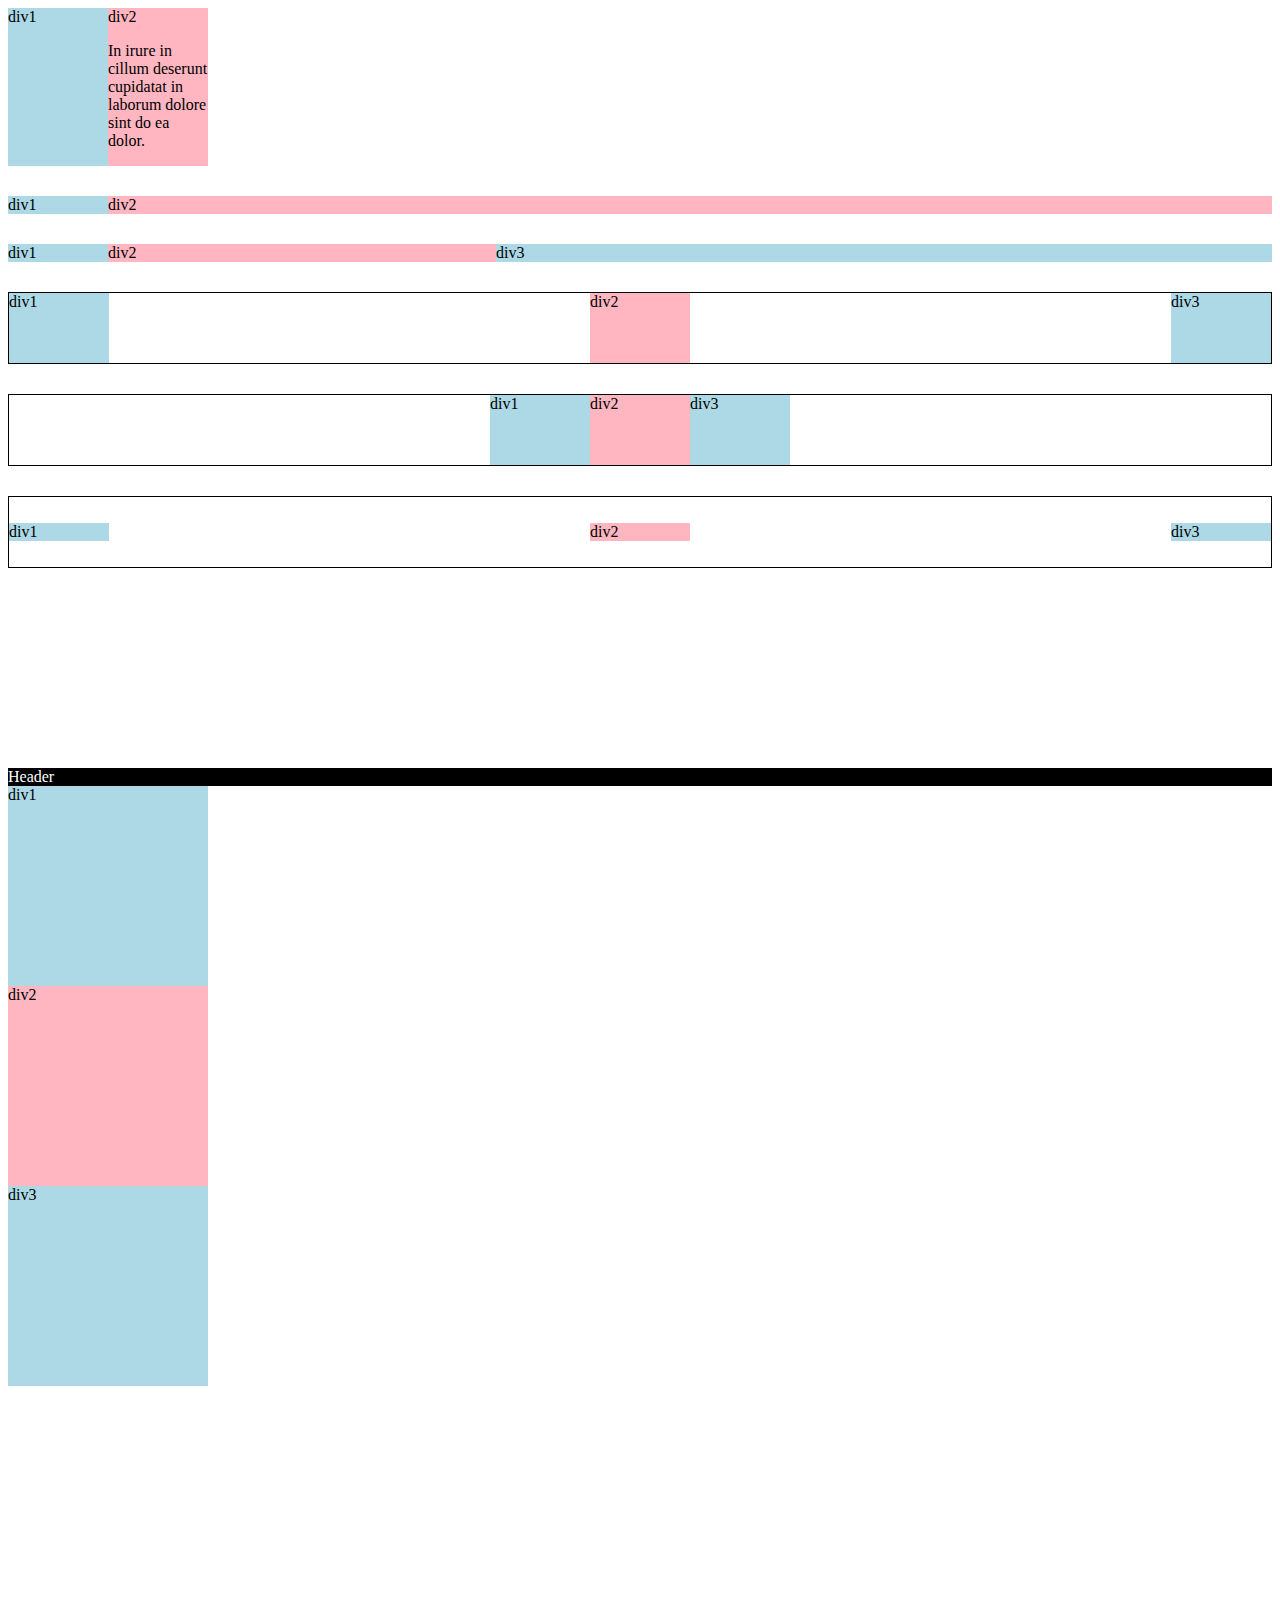
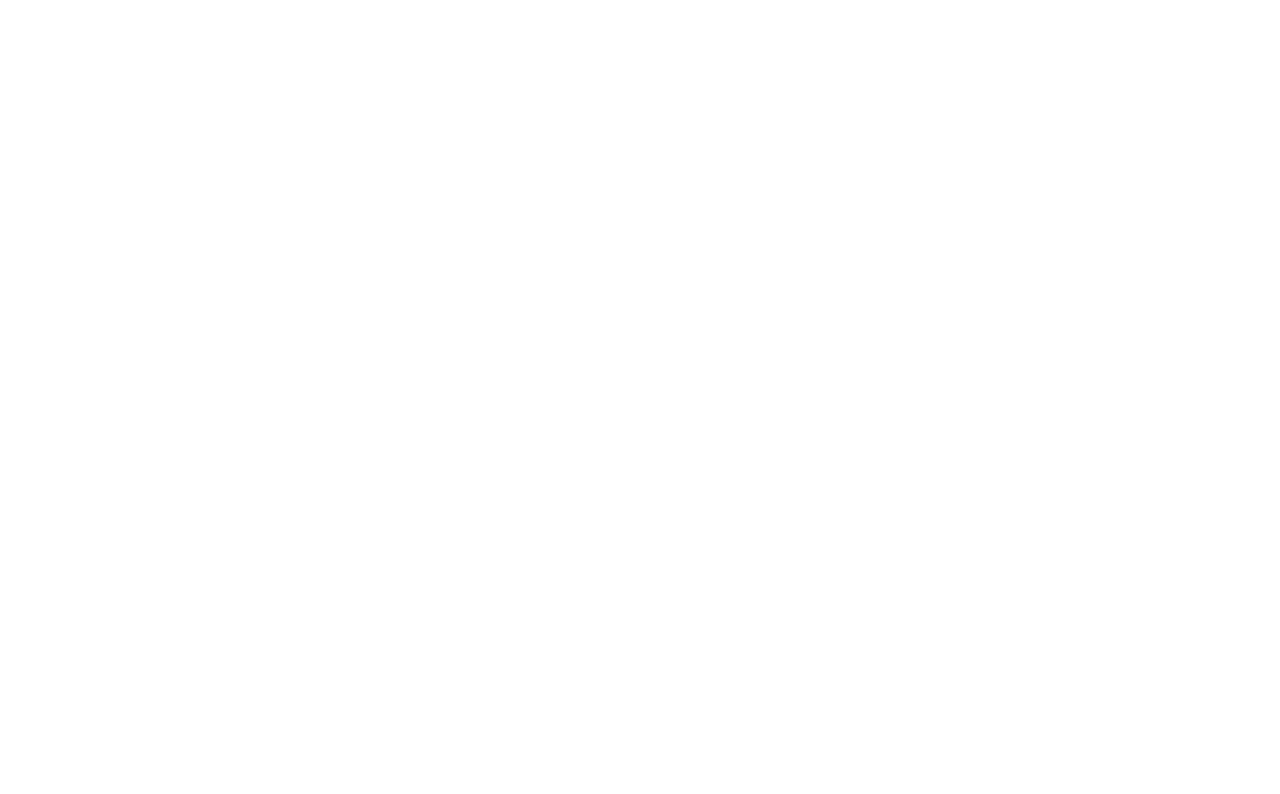
<file: grid.html>
<!DOCTYPE html>
<html>
<head>
	<meta charset="utf-8">
	<meta name="viewport" content="width=device-width, initial-scale=1">
	<title>Grid</title>


</head>
<body style="padding-bottom: 1000px;">
	<div style="
	display:grid;
	grid-template-columns: 100px 100px;
	">
		<div style="background-color: lightblue;">div1</div>
		<div style="background-color: lightpink;">div2<p>In irure in cillum deserunt cupidatat in laborum dolore sint do ea dolor.</p></div>
	</div>

	<div style="
	margin-top: 30px;
	display:grid;
	grid-template-columns: 100px 1fr
	">
		<div style="background-color: lightblue;">div1</div>
		<div style="background-color: lightpink;">div2</div>
	</div>

	<div style="
	margin-top: 30px;
	display:grid;
	grid-template-columns: 100px 1fr 2fr;
	">
		<div style="background-color: lightblue;">div1</div>
		<div style="background-color: lightpink;">div2</div>
		<div style="background-color: lightblue;">div3</div>
	</div>



	<div style="
	margin-top: 30px;
	display:flex;
	height:70px;
	border: black 1px solid;
	justify-content: space-between;

	">
		<div style="width:100px;
		background-color: lightblue;">div1</div>
		<div style="width:100px; 
		background-color: lightpink;">div2</div>
		<div style="width:100px;
		background-color: lightblue;">div3</div>
	</div>


	<div style="
	margin-top: 30px;
	display:flex;
	height:70px;
	border: black 1px solid;
	justify-content: center;

	">
		<div style="width:100px;
		background-color: lightblue;">div1</div>
		<div style="width:100px; 
		background-color: lightpink;">div2</div>
		<div style="width:100px;
		background-color: lightblue;">div3</div>
	</div>

	<div style="
	margin-top: 30px;
	display:flex;
	height:70px;
	border: black 1px solid;
	justify-content: space-between;
	align-items: center;

	">
		<div style="width:100px;
		background-color: lightblue;">div1</div>
		<div style="width:100px; 
		background-color: lightpink;">div2</div>
		<div style="width:100px;
		background-color: lightblue;">div3</div>
	</div>



	<div style="margin-top: 200px;">
		<div style="
		
		background-color: black;
		color:white;">Header</div>
		<div style="width:200px;
		height: 200px;
		background-color: lightblue;">div1</div>
		<div style="width:200px;
		height: 200px; 
		background-color: lightpink;">div2</div>
		<div style="width:200px;
		height: 200px;
		background-color: lightblue;">div3</div>
	</div>
</body>
</html>
</file>
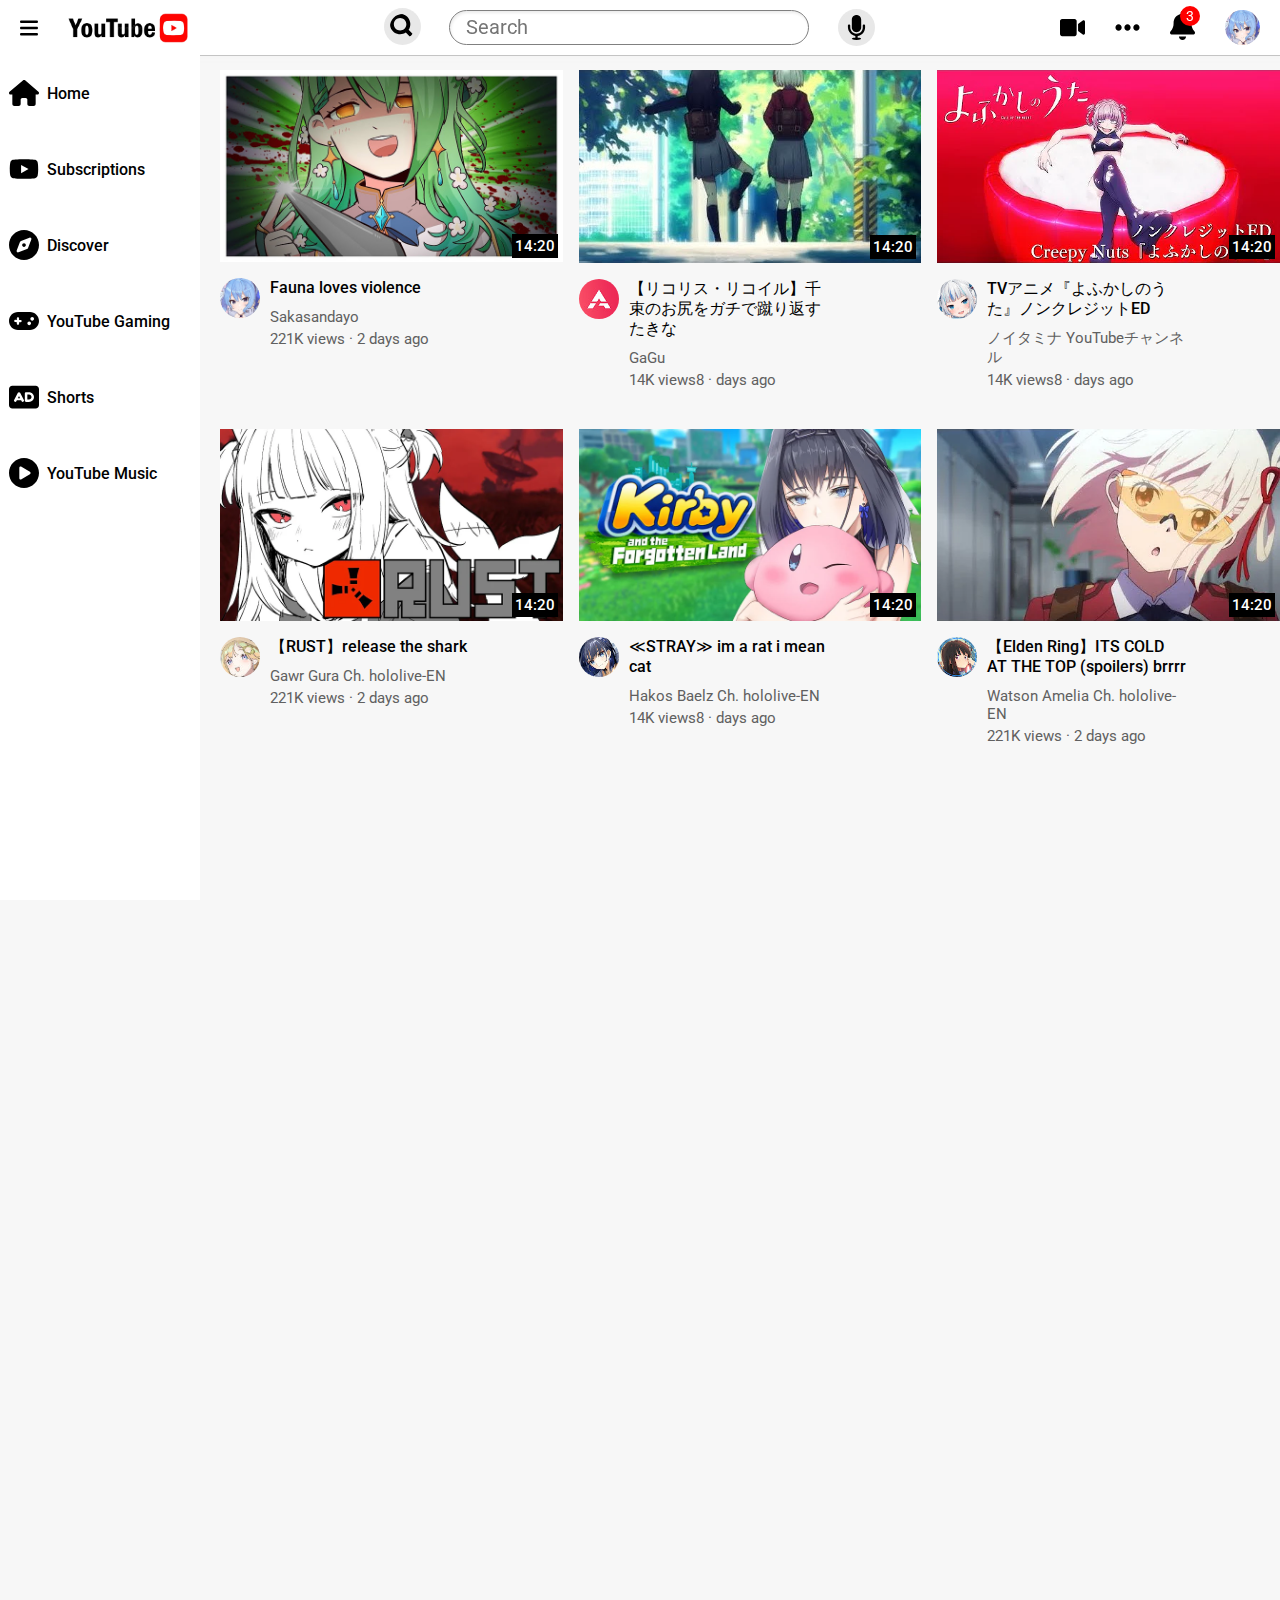
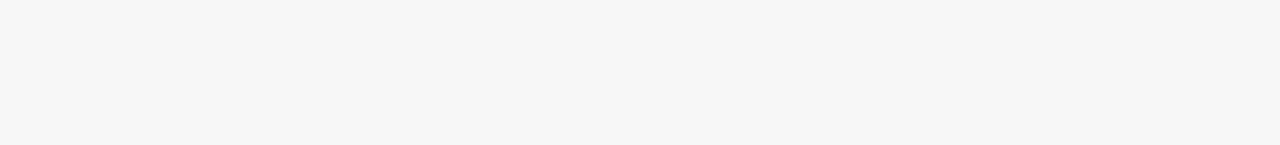
<file: youtube.html>
<!DOCTYPE html>
<html>
<head>
	<meta charset="utf-8">
	<meta name="viewport" content="width=device-width, initial-scale=1">
	<link rel="stylesheet" href="styles/general.css">
	<link rel="stylesheet" href="styles/main.css">
	<link rel="stylesheet" href="styles/header.css">
	<link rel="stylesheet" href="styles/sidebar.css">
	<title>YouTube.com Mirro</title>
</head>
<body>

	<div class="header">
		<div class="left">
			<img id="burgur" src="images/menu-icon/hamburgur.svg" alt="">
			<img id="logo" src="images/menu-icon/youtube.png" alt="">
		</div>
		<div class="middle">
			<button class="search-btn" ><img src="images/menu-icon/glasses.svg" alt=""><div class="tooltip">Search</div></button>
			<input class="search-bar" type="text" name="search" autocomplete="off" placeholder="Search">
			<button class="mic-btn" ><img src="images/menu-icon/mic.svg" alt="">
			<div class="tooltip">Voice Search</div></button>

		</div>
		<div class="right">
			<img class="" src="images/menu-icon/video.svg" alt="">
			<img class="" src="images/menu-icon/more.svg" alt="">
			<div class="bell">
				<img class="" src="images/menu-icon/bell.svg" alt="">
				<div class="notification">3</div>
			</div>
			
			<img class="icon" src="images/icon/icon1.jpg" alt="">
		</div>
		
	</div>
	
	<div class="sidebar">
		<div class="sidebar-item"><img src="images/menu-icon/house-solid.svg" alt=""><div>Home</div></div>
		<div class="sidebar-item"><img src="images/menu-icon/youtube-brands.svg" alt=""><div>Subscriptions</div></div>
		<div class="sidebar-item"><img src="images/menu-icon/compass-solid.svg" alt=""><div>Discover</div></div>
		<div class="sidebar-item"><img src="images/menu-icon/gamepad-solid.svg" alt=""><div>YouTube Gaming</div></div>
		<div class="sidebar-item"><img src="images/menu-icon/audio-description-solid.svg" alt=""><div>Shorts</div></div>
		<div class="sidebar-item"><img src="images/menu-icon/circle-play-solid.svg" alt=""><div>YouTube Music</div></div>
	</div>

<div class="container">	
	<div class="video-preview">
		<div class="vertical1">
			<img class="thumbnail" src="images/hq720.jpg" alt="thumbnail">
			<div class="video-time">14:20</div>
		</div>

		<div class="vertical2">
			<div class="channel-picture" >
				<img src="images/icon/icon1.jpg" alt="">
			</div>
			<div class="video-info" >
				<p class="video-title" >Fauna loves violence</p>
				<p class="video-aurthor" >Sakasandayo</p>
				<p class="video-stats" >221K views &#183;  2 days ago</p>
			</div>
			
		</div>

	</div>

	<div class="video-preview">
		<div class="vertical1">
			<img class="thumbnail" src="images/hqdefault.jpg" alt="thumbnail">
			<div class="video-time">14:20</div>
		</div>

		<div class="vertical2">
			<div class="channel-picture" >
				<img src="images/icon/icon2.jpg" alt="">
			</div>
			<div class="video-info" >
				<p class="video-title" >【リコリス・リコイル】千束のお尻をガチで蹴り返すたきな</p>
				<p class="video-aurthor" >GaGu</p>
				<p class="video-stats" >14K views8 &#183; days ago</p>
			</div>
			
		</div>
	</div>

	<div class="video-preview">
		<div class="vertical1">
			<img class="thumbnail" src="images/4.webp" alt="thumbnail">
			<div class="video-time">14:20</div>
		</div>

		<div class="vertical2">
			<div class="channel-picture" >
				<img src="images/icon/icon3.jpg" alt="">
			</div>
			<div class="video-info" >
				<p class="video-title" >TVアニメ『よふかしのうた』ノンクレジットED</p>
				<p class="video-aurthor" >ノイタミナ YouTubeチャンネル</p>
				<p class="video-stats" >14K views8 &#183; days ago</p>
			</div>
			
		</div>
	</div>

	<div class="video-preview">
		<div class="vertical1">
			<img class="thumbnail" src="images/hq720_live.webp" alt="thumbnail">
			<div class="video-time">14:20</div>
		</div>

		<div class="vertical2">
			<div class="channel-picture" >
				<img src="images/icon/icon4.jpg" alt="">
			</div>
			<div class="video-info" >
				<p class="video-title" >【RUST】release the shark</p>
				<p class="video-aurthor" >Gawr Gura Ch. hololive-EN</p>
				<p class="video-stats" >221K views &#183;  2 days ago</p>
			</div>
			
		</div>

	</div>

	<div class="video-preview">
		<div class="vertical1">
			<img class="thumbnail" src="images/6.webp" alt="thumbnail">
			<div class="video-time">14:20</div>
		</div>

		<div class="vertical2">
			<div class="channel-picture" >
				<img src="images/icon/6.jpg" alt="">
			</div>
			<div class="video-info" >
				<p class="video-title" >≪STRAY≫ im a rat i mean cat</p>
				<p class="video-aurthor" >Hakos Baelz Ch. hololive-EN</p>
				<p class="video-stats" >14K views8 &#183; days ago</p>
			</div>
			
		</div>
	</div>

	<div class="video-preview">
		<div class="vertical1">
			<img class="thumbnail" src="images/5.webp" alt="thumbnail">
			<div class="video-time">14:20</div>
		</div>

		<div class="vertical2">
			<div class="channel-picture" >
				<img src="images/icon/icon5.jpg" alt="">
			</div>
			<div class="video-info" >
				<p class="video-title" >【Elden Ring】ITS COLD AT THE TOP (spoilers) brrrr</p>
				<p class="video-aurthor" >Watson Amelia Ch. hololive-EN</p>
				<p class="video-stats" >221K views &#183;  2 days ago</p>
			</div>
			
		</div>

	</div>


		</div>
	</div>
</div>


</body>
</html>
</file>
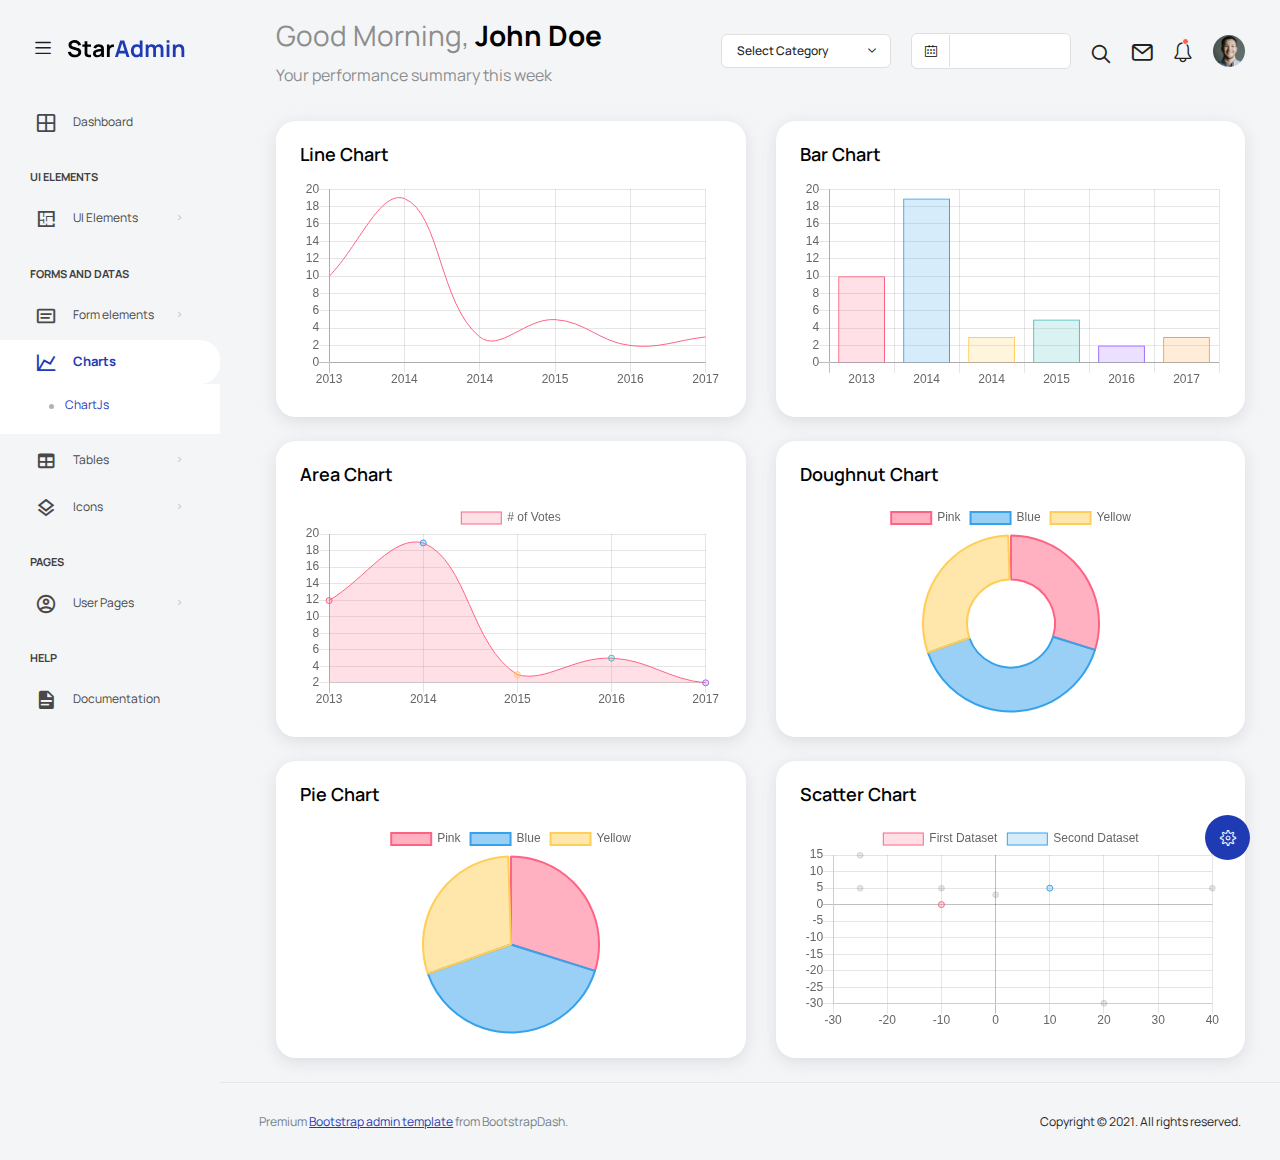
<file: template/pages/charts/chartjs.html>
<!DOCTYPE html>
<html lang="en">

<head>
  <!-- Required meta tags -->
  <meta charset="utf-8">
  <meta name="viewport" content="width=device-width, initial-scale=1, shrink-to-fit=no">
  <title>Star Admin2 </title>
  <!-- plugins:css -->
  <link rel="stylesheet" href="../../vendors/feather/feather.css">
  <link rel="stylesheet" href="../../vendors/mdi/css/materialdesignicons.min.css">
  <link rel="stylesheet" href="../../vendors/ti-icons/css/themify-icons.css">
  <link rel="stylesheet" href="../../vendors/typicons/typicons.css">
  <link rel="stylesheet" href="../../vendors/simple-line-icons/css/simple-line-icons.css">
  <link rel="stylesheet" href="../../vendors/css/vendor.bundle.base.css">
  <!-- endinject -->
  <!-- Plugin css for this page -->
  <!-- End plugin css for this page -->
  <!-- inject:css -->
  <link rel="stylesheet" href="../../css/vertical-layout-light/style.css">
  <!-- endinject -->
  <link rel="shortcut icon" href="../../images/favicon.png" />
</head>

<body>
  <div class="container-scroller">
    <!-- partial:../../partials/_navbar.html -->
    <nav class="navbar default-layout col-lg-12 col-12 p-0 fixed-top d-flex align-items-top flex-row">
      <div class="text-center navbar-brand-wrapper d-flex align-items-center justify-content-start">
        <div class="me-3">
          <button class="navbar-toggler navbar-toggler align-self-center" type="button" data-bs-toggle="minimize">
            <span class="icon-menu"></span>
          </button>
        </div>
        <div>
          <a class="navbar-brand brand-logo" href="../../index.html">
            <img src="../../images/logo.svg" alt="logo" />
          </a>
          <a class="navbar-brand brand-logo-mini" href="../../index.html">
            <img src="../../images/logo-mini.svg" alt="logo" />
          </a>
        </div>
      </div>
      <div class="navbar-menu-wrapper d-flex align-items-top"> 
        <ul class="navbar-nav">
          <li class="nav-item font-weight-semibold d-none d-lg-block ms-0">
            <h1 class="welcome-text">Good Morning, <span class="text-black fw-bold">John Doe</span></h1>
            <h3 class="welcome-sub-text">Your performance summary this week </h3>
          </li>
        </ul>
        <ul class="navbar-nav ms-auto">
          <li class="nav-item dropdown d-none d-lg-block">
            <a class="nav-link dropdown-bordered dropdown-toggle dropdown-toggle-split" id="messageDropdown" href="#" data-bs-toggle="dropdown" aria-expanded="false"> Select Category </a>
            <div class="dropdown-menu dropdown-menu-right navbar-dropdown preview-list pb-0" aria-labelledby="messageDropdown">
              <a class="dropdown-item py-3" >
                <p class="mb-0 font-weight-medium float-left">Select category</p>
              </a>
              <div class="dropdown-divider"></div>
              <a class="dropdown-item preview-item">
                <div class="preview-item-content flex-grow py-2">
                  <p class="preview-subject ellipsis font-weight-medium text-dark">Bootstrap Bundle </p>
                  <p class="fw-light small-text mb-0">This is a Bundle featuring 16 unique dashboards</p>
                </div>
              </a>
              <a class="dropdown-item preview-item">
                <div class="preview-item-content flex-grow py-2">
                  <p class="preview-subject ellipsis font-weight-medium text-dark">Angular Bundle</p>
                  <p class="fw-light small-text mb-0">Everything you’ll ever need for your Angular projects</p>
                </div>
              </a>
              <a class="dropdown-item preview-item">
                <div class="preview-item-content flex-grow py-2">
                  <p class="preview-subject ellipsis font-weight-medium text-dark">VUE Bundle</p>
                  <p class="fw-light small-text mb-0">Bundle of 6 Premium Vue Admin Dashboard</p>
                </div>
              </a>
              <a class="dropdown-item preview-item">
                <div class="preview-item-content flex-grow py-2">
                  <p class="preview-subject ellipsis font-weight-medium text-dark">React Bundle</p>
                  <p class="fw-light small-text mb-0">Bundle of 8 Premium React Admin Dashboard</p>
                </div>
              </a>
            </div>
          </li>
          <li class="nav-item d-none d-lg-block">
            <div id="datepicker-popup" class="input-group date datepicker navbar-date-picker">
              <span class="input-group-addon input-group-prepend border-right">
                <span class="icon-calendar input-group-text calendar-icon"></span>
              </span>
              <input type="text" class="form-control">
            </div>
          </li>
          <li class="nav-item">
            <form class="search-form" action="#">
              <i class="icon-search"></i>
              <input type="search" class="form-control" placeholder="Search Here" title="Search here">
            </form>
          </li>
          <li class="nav-item dropdown">
            <a class="nav-link count-indicator" id="notificationDropdown" href="#" data-bs-toggle="dropdown">
              <i class="icon-mail icon-lg"></i>
            </a>
            <div class="dropdown-menu dropdown-menu-right navbar-dropdown preview-list pb-0" aria-labelledby="notificationDropdown">
              <a class="dropdown-item py-3 border-bottom">
                <p class="mb-0 font-weight-medium float-left">You have 4 new notifications </p>
                <span class="badge badge-pill badge-primary float-right">View all</span>
              </a>
              <a class="dropdown-item preview-item py-3">
                <div class="preview-thumbnail">
                  <i class="mdi mdi-alert m-auto text-primary"></i>
                </div>
                <div class="preview-item-content">
                  <h6 class="preview-subject fw-normal text-dark mb-1">Application Error</h6>
                  <p class="fw-light small-text mb-0"> Just now </p>
                </div>
              </a>
              <a class="dropdown-item preview-item py-3">
                <div class="preview-thumbnail">
                  <i class="mdi mdi-settings m-auto text-primary"></i>
                </div>
                <div class="preview-item-content">
                  <h6 class="preview-subject fw-normal text-dark mb-1">Settings</h6>
                  <p class="fw-light small-text mb-0"> Private message </p>
                </div>
              </a>
              <a class="dropdown-item preview-item py-3">
                <div class="preview-thumbnail">
                  <i class="mdi mdi-airballoon m-auto text-primary"></i>
                </div>
                <div class="preview-item-content">
                  <h6 class="preview-subject fw-normal text-dark mb-1">New user registration</h6>
                  <p class="fw-light small-text mb-0"> 2 days ago </p>
                </div>
              </a>
            </div>
          </li>
          <li class="nav-item dropdown"> 
            <a class="nav-link count-indicator" id="countDropdown" href="#" data-bs-toggle="dropdown" aria-expanded="false">
              <i class="icon-bell"></i>
              <span class="count"></span>
            </a>
            <div class="dropdown-menu dropdown-menu-right navbar-dropdown preview-list pb-0" aria-labelledby="countDropdown">
              <a class="dropdown-item py-3">
                <p class="mb-0 font-weight-medium float-left">You have 7 unread mails </p>
                <span class="badge badge-pill badge-primary float-right">View all</span>
              </a>
              <div class="dropdown-divider"></div>
              <a class="dropdown-item preview-item">
                <div class="preview-thumbnail">
                  <img src="../../images/faces/face10.jpg" alt="image" class="img-sm profile-pic">
                </div>
                <div class="preview-item-content flex-grow py-2">
                  <p class="preview-subject ellipsis font-weight-medium text-dark">Marian Garner </p>
                  <p class="fw-light small-text mb-0"> The meeting is cancelled </p>
                </div>
              </a>
              <a class="dropdown-item preview-item">
                <div class="preview-thumbnail">
                  <img src="../../images/faces/face12.jpg" alt="image" class="img-sm profile-pic">
                </div>
                <div class="preview-item-content flex-grow py-2">
                  <p class="preview-subject ellipsis font-weight-medium text-dark">David Grey </p>
                  <p class="fw-light small-text mb-0"> The meeting is cancelled </p>
                </div>
              </a>
              <a class="dropdown-item preview-item">
                <div class="preview-thumbnail">
                  <img src="../../images/faces/face1.jpg" alt="image" class="img-sm profile-pic">
                </div>
                <div class="preview-item-content flex-grow py-2">
                  <p class="preview-subject ellipsis font-weight-medium text-dark">Travis Jenkins </p>
                  <p class="fw-light small-text mb-0"> The meeting is cancelled </p>
                </div>
              </a>
            </div>
          </li>
          <li class="nav-item dropdown d-none d-lg-block user-dropdown">
            <a class="nav-link" id="UserDropdown" href="#" data-bs-toggle="dropdown" aria-expanded="false">
              <img class="img-xs rounded-circle" src="../../images/faces/face8.jpg" alt="Profile image"> </a>
            <div class="dropdown-menu dropdown-menu-right navbar-dropdown" aria-labelledby="UserDropdown">
              <div class="dropdown-header text-center">
                <img class="img-md rounded-circle" src="../../images/faces/face8.jpg" alt="Profile image">
                <p class="mb-1 mt-3 font-weight-semibold">Allen Moreno</p>
                <p class="fw-light text-muted mb-0">allenmoreno@gmail.com</p>
              </div>
              <a class="dropdown-item"><i class="dropdown-item-icon mdi mdi-account-outline text-primary me-2"></i> My Profile <span class="badge badge-pill badge-danger">1</span></a>
              <a class="dropdown-item"><i class="dropdown-item-icon mdi mdi-message-text-outline text-primary me-2"></i> Messages</a>
              <a class="dropdown-item"><i class="dropdown-item-icon mdi mdi-calendar-check-outline text-primary me-2"></i> Activity</a>
              <a class="dropdown-item"><i class="dropdown-item-icon mdi mdi-help-circle-outline text-primary me-2"></i> FAQ</a>
              <a class="dropdown-item"><i class="dropdown-item-icon mdi mdi-power text-primary me-2"></i>Sign Out</a>
            </div>
          </li>
        </ul>
        <button class="navbar-toggler navbar-toggler-right d-lg-none align-self-center" type="button" data-bs-toggle="offcanvas">
          <span class="mdi mdi-menu"></span>
        </button>
      </div>
    </nav>
    <!-- partial -->
    <div class="container-fluid page-body-wrapper">
      <!-- partial:../../partials/_settings-panel.html -->
      <div class="theme-setting-wrapper">
        <div id="settings-trigger"><i class="ti-settings"></i></div>
        <div id="theme-settings" class="settings-panel">
          <i class="settings-close ti-close"></i>
          <p class="settings-heading">SIDEBAR SKINS</p>
          <div class="sidebar-bg-options selected" id="sidebar-light-theme"><div class="img-ss rounded-circle bg-light border me-3"></div>Light</div>
          <div class="sidebar-bg-options" id="sidebar-dark-theme"><div class="img-ss rounded-circle bg-dark border me-3"></div>Dark</div>
          <p class="settings-heading mt-2">HEADER SKINS</p>
          <div class="color-tiles mx-0 px-4">
            <div class="tiles success"></div>
            <div class="tiles warning"></div>
            <div class="tiles danger"></div>
            <div class="tiles info"></div>
            <div class="tiles dark"></div>
            <div class="tiles default"></div>
          </div>
        </div>
      </div>
      <div id="right-sidebar" class="settings-panel">
        <i class="settings-close ti-close"></i>
        <ul class="nav nav-tabs border-top" id="setting-panel" role="tablist">
          <li class="nav-item">
            <a class="nav-link active" id="todo-tab" data-bs-toggle="tab" href="#todo-section" role="tab" aria-controls="todo-section" aria-expanded="true">TO DO LIST</a>
          </li>
          <li class="nav-item">
            <a class="nav-link" id="chats-tab" data-bs-toggle="tab" href="#chats-section" role="tab" aria-controls="chats-section">CHATS</a>
          </li>
        </ul>
        <div class="tab-content" id="setting-content">
          <div class="tab-pane fade show active scroll-wrapper" id="todo-section" role="tabpanel" aria-labelledby="todo-section">
            <div class="add-items d-flex px-3 mb-0">
              <form class="form w-100">
                <div class="form-group d-flex">
                  <input type="text" class="form-control todo-list-input" placeholder="Add To-do">
                  <button type="submit" class="add btn btn-primary todo-list-add-btn" id="add-task">Add</button>
                </div>
              </form>
            </div>
            <div class="list-wrapper px-3">
              <ul class="d-flex flex-column-reverse todo-list">
                <li>
                  <div class="form-check">
                    <label class="form-check-label">
                      <input class="checkbox" type="checkbox">
                      Team review meeting at 3.00 PM
                    </label>
                  </div>
                  <i class="remove ti-close"></i>
                </li>
                <li>
                  <div class="form-check">
                    <label class="form-check-label">
                      <input class="checkbox" type="checkbox">
                      Prepare for presentation
                    </label>
                  </div>
                  <i class="remove ti-close"></i>
                </li>
                <li>
                  <div class="form-check">
                    <label class="form-check-label">
                      <input class="checkbox" type="checkbox">
                      Resolve all the low priority tickets due today
                    </label>
                  </div>
                  <i class="remove ti-close"></i>
                </li>
                <li class="completed">
                  <div class="form-check">
                    <label class="form-check-label">
                      <input class="checkbox" type="checkbox" checked>
                      Schedule meeting for next week
                    </label>
                  </div>
                  <i class="remove ti-close"></i>
                </li>
                <li class="completed">
                  <div class="form-check">
                    <label class="form-check-label">
                      <input class="checkbox" type="checkbox" checked>
                      Project review
                    </label>
                  </div>
                  <i class="remove ti-close"></i>
                </li>
              </ul>
            </div>
            <h4 class="px-3 text-muted mt-5 fw-light mb-0">Events</h4>
            <div class="events pt-4 px-3">
              <div class="wrapper d-flex mb-2">
                <i class="ti-control-record text-primary me-2"></i>
                <span>Feb 11 2018</span>
              </div>
              <p class="mb-0 font-weight-thin text-gray">Creating component page build a js</p>
              <p class="text-gray mb-0">The total number of sessions</p>
            </div>
            <div class="events pt-4 px-3">
              <div class="wrapper d-flex mb-2">
                <i class="ti-control-record text-primary me-2"></i>
                <span>Feb 7 2018</span>
              </div>
              <p class="mb-0 font-weight-thin text-gray">Meeting with Alisa</p>
              <p class="text-gray mb-0 ">Call Sarah Graves</p>
            </div>
          </div>
          <!-- To do section tab ends -->
          <div class="tab-pane fade" id="chats-section" role="tabpanel" aria-labelledby="chats-section">
            <div class="d-flex align-items-center justify-content-between border-bottom">
              <p class="settings-heading border-top-0 mb-3 pl-3 pt-0 border-bottom-0 pb-0">Friends</p>
              <small class="settings-heading border-top-0 mb-3 pt-0 border-bottom-0 pb-0 pr-3 fw-normal">See All</small>
            </div>
            <ul class="chat-list">
              <li class="list active">
                <div class="profile"><img src="../../images/faces/face1.jpg" alt="image"><span class="online"></span></div>
                <div class="info">
                  <p>Thomas Douglas</p>
                  <p>Available</p>
                </div>
                <small class="text-muted my-auto">19 min</small>
              </li>
              <li class="list">
                <div class="profile"><img src="../../images/faces/face2.jpg" alt="image"><span class="offline"></span></div>
                <div class="info">
                  <div class="wrapper d-flex">
                    <p>Catherine</p>
                  </div>
                  <p>Away</p>
                </div>
                <div class="badge badge-success badge-pill my-auto mx-2">4</div>
                <small class="text-muted my-auto">23 min</small>
              </li>
              <li class="list">
                <div class="profile"><img src="../../images/faces/face3.jpg" alt="image"><span class="online"></span></div>
                <div class="info">
                  <p>Daniel Russell</p>
                  <p>Available</p>
                </div>
                <small class="text-muted my-auto">14 min</small>
              </li>
              <li class="list">
                <div class="profile"><img src="../../images/faces/face4.jpg" alt="image"><span class="offline"></span></div>
                <div class="info">
                  <p>James Richardson</p>
                  <p>Away</p>
                </div>
                <small class="text-muted my-auto">2 min</small>
              </li>
              <li class="list">
                <div class="profile"><img src="../../images/faces/face5.jpg" alt="image"><span class="online"></span></div>
                <div class="info">
                  <p>Madeline Kennedy</p>
                  <p>Available</p>
                </div>
                <small class="text-muted my-auto">5 min</small>
              </li>
              <li class="list">
                <div class="profile"><img src="../../images/faces/face6.jpg" alt="image"><span class="online"></span></div>
                <div class="info">
                  <p>Sarah Graves</p>
                  <p>Available</p>
                </div>
                <small class="text-muted my-auto">47 min</small>
              </li>
            </ul>
          </div>
          <!-- chat tab ends -->
        </div>
      </div>
      <!-- partial -->
      <!-- partial:../../partials/_sidebar.html -->
      <nav class="sidebar sidebar-offcanvas" id="sidebar">
        <ul class="nav">
          <li class="nav-item">
            <a class="nav-link" href="../../index.html">
              <i class="mdi mdi-grid-large menu-icon"></i>
              <span class="menu-title">Dashboard</span>
            </a>
          </li>
          <li class="nav-item nav-category">UI Elements</li>
          <li class="nav-item">
            <a class="nav-link" data-bs-toggle="collapse" href="#ui-basic" aria-expanded="false" aria-controls="ui-basic">
              <i class="menu-icon mdi mdi-floor-plan"></i>
              <span class="menu-title">UI Elements</span>
              <i class="menu-arrow"></i> 
            </a>
            <div class="collapse" id="ui-basic">
              <ul class="nav flex-column sub-menu">
                <li class="nav-item"> <a class="nav-link" href="../../pages/ui-features/buttons.html">Buttons</a></li>
                <li class="nav-item"> <a class="nav-link" href="../../pages/ui-features/dropdowns.html">Dropdowns</a></li>
                <li class="nav-item"> <a class="nav-link" href="../../pages/ui-features/typography.html">Typography</a></li>
              </ul>
            </div>
          </li>
          <li class="nav-item nav-category">Forms and Datas</li>
          <li class="nav-item">
            <a class="nav-link" data-bs-toggle="collapse" href="#form-elements" aria-expanded="false" aria-controls="form-elements">
              <i class="menu-icon mdi mdi-card-text-outline"></i>
              <span class="menu-title">Form elements</span>
              <i class="menu-arrow"></i>
            </a>
            <div class="collapse" id="form-elements">
              <ul class="nav flex-column sub-menu">
                <li class="nav-item"><a class="nav-link" href="../../pages/forms/basic_elements.html">Basic Elements</a></li>
              </ul>
            </div>
          </li>
          <li class="nav-item">
            <a class="nav-link" data-bs-toggle="collapse" href="#charts" aria-expanded="false" aria-controls="charts">
              <i class="menu-icon mdi mdi-chart-line"></i>
              <span class="menu-title">Charts</span>
              <i class="menu-arrow"></i>
            </a>
            <div class="collapse" id="charts">
              <ul class="nav flex-column sub-menu">
                <li class="nav-item"> <a class="nav-link" href="../../pages/charts/chartjs.html">ChartJs</a></li>
              </ul>
            </div>
          </li>
          <li class="nav-item">
            <a class="nav-link" data-bs-toggle="collapse" href="#tables" aria-expanded="false" aria-controls="tables">
              <i class="menu-icon mdi mdi-table"></i>
              <span class="menu-title">Tables</span>
              <i class="menu-arrow"></i>
            </a>
            <div class="collapse" id="tables">
              <ul class="nav flex-column sub-menu">
                <li class="nav-item"> <a class="nav-link" href="../../pages/tables/basic-table.html">Basic table</a></li>
              </ul>
            </div>
          </li>
          <li class="nav-item">
            <a class="nav-link" data-bs-toggle="collapse" href="#icons" aria-expanded="false" aria-controls="icons">
              <i class="menu-icon mdi mdi-layers-outline"></i>
              <span class="menu-title">Icons</span>
              <i class="menu-arrow"></i>
            </a>
            <div class="collapse" id="icons">
              <ul class="nav flex-column sub-menu">
                <li class="nav-item"> <a class="nav-link" href="../../pages/icons/mdi.html">Mdi icons</a></li>
              </ul>
            </div>
          </li>
          <li class="nav-item nav-category">pages</li>
          <li class="nav-item">
            <a class="nav-link" data-bs-toggle="collapse" href="#auth" aria-expanded="false" aria-controls="auth">
              <i class="menu-icon mdi mdi-account-circle-outline"></i>
              <span class="menu-title">User Pages</span>
              <i class="menu-arrow"></i>
            </a>
            <div class="collapse" id="auth">
              <ul class="nav flex-column sub-menu">
                <li class="nav-item"> <a class="nav-link" href="../../pages/samples/login.html"> Login </a></li>
              </ul>
            </div>
          </li>
          <li class="nav-item nav-category">help</li>
          <li class="nav-item">
            <a class="nav-link" href="http://bootstrapdash.com/demo/star-admin2-free/docs/documentation.html">
              <i class="menu-icon mdi mdi-file-document"></i>
              <span class="menu-title">Documentation</span>
            </a>
          </li>
        </ul>
      </nav>
      <!-- partial -->
      <div class="main-panel">
        <div class="content-wrapper">
          <div class="row">
            <div class="col-lg-6 grid-margin stretch-card">
              <div class="card">
                <div class="card-body">
                  <h4 class="card-title">Line chart</h4>
                  <canvas id="lineChart"></canvas>
                </div>
              </div>
            </div>
            <div class="col-lg-6 grid-margin stretch-card">
              <div class="card">
                <div class="card-body">
                  <h4 class="card-title">Bar chart</h4>
                  <canvas id="barChart"></canvas>
                </div>
              </div>
            </div>
          </div>
          <div class="row">
            <div class="col-lg-6 grid-margin stretch-card">
              <div class="card">
                <div class="card-body">
                  <h4 class="card-title">Area chart</h4>
                  <canvas id="areaChart"></canvas>
                </div>
              </div>
            </div>
            <div class="col-lg-6 grid-margin stretch-card">
              <div class="card">
                <div class="card-body">
                  <h4 class="card-title">Doughnut chart</h4>
                  <canvas id="doughnutChart"></canvas>
                </div>
              </div>
            </div>
          </div>
          <div class="row">
            <div class="col-lg-6 grid-margin grid-margin-lg-0 stretch-card">
              <div class="card">
                <div class="card-body">
                  <h4 class="card-title">Pie chart</h4>
                  <canvas id="pieChart"></canvas>
                </div>
              </div>
            </div>
            <div class="col-lg-6 grid-margin grid-margin-lg-0 stretch-card">
              <div class="card">
                <div class="card-body">
                  <h4 class="card-title">Scatter chart</h4>
                  <canvas id="scatterChart"></canvas>
                </div>
              </div>
            </div>
          </div>
        </div>
        <!-- content-wrapper ends -->
        <!-- partial:../../partials/_footer.html -->
        <footer class="footer">
          <div class="d-sm-flex justify-content-center justify-content-sm-between">
            <span class="text-muted text-center text-sm-left d-block d-sm-inline-block">Premium <a href="https://www.bootstrapdash.com/" target="_blank">Bootstrap admin template</a> from BootstrapDash.</span>
            <span class="float-none float-sm-right d-block mt-1 mt-sm-0 text-center">Copyright © 2021. All rights reserved.</span>
          </div>
        </footer>
        <!-- partial -->
      </div>
      <!-- main-panel ends -->
    </div>
    <!-- page-body-wrapper ends -->
  </div>
  <!-- container-scroller -->
  <!-- plugins:js -->
  <script src="../../vendors/js/vendor.bundle.base.js"></script>
  <!-- endinject -->
  <!-- Plugin js for this page -->
  <script src="../../vendors/chart.js/Chart.min.js"></script>
  <script src="../../vendors/bootstrap-datepicker/bootstrap-datepicker.min.js"></script>
  <!-- End plugin js for this page -->
  <!-- inject:js -->
  <script src="../../js/off-canvas.js"></script>
  <script src="../../js/hoverable-collapse.js"></script>
  <script src="../../js/template.js"></script>
  <script src="../../js/settings.js"></script>
  <script src="../../js/todolist.js"></script>
  <!-- endinject -->
  <!-- Custom js for this page-->
  <script src="../../js/chart.js"></script>
  <!-- End custom js for this page-->
</body>

</html>
</file>
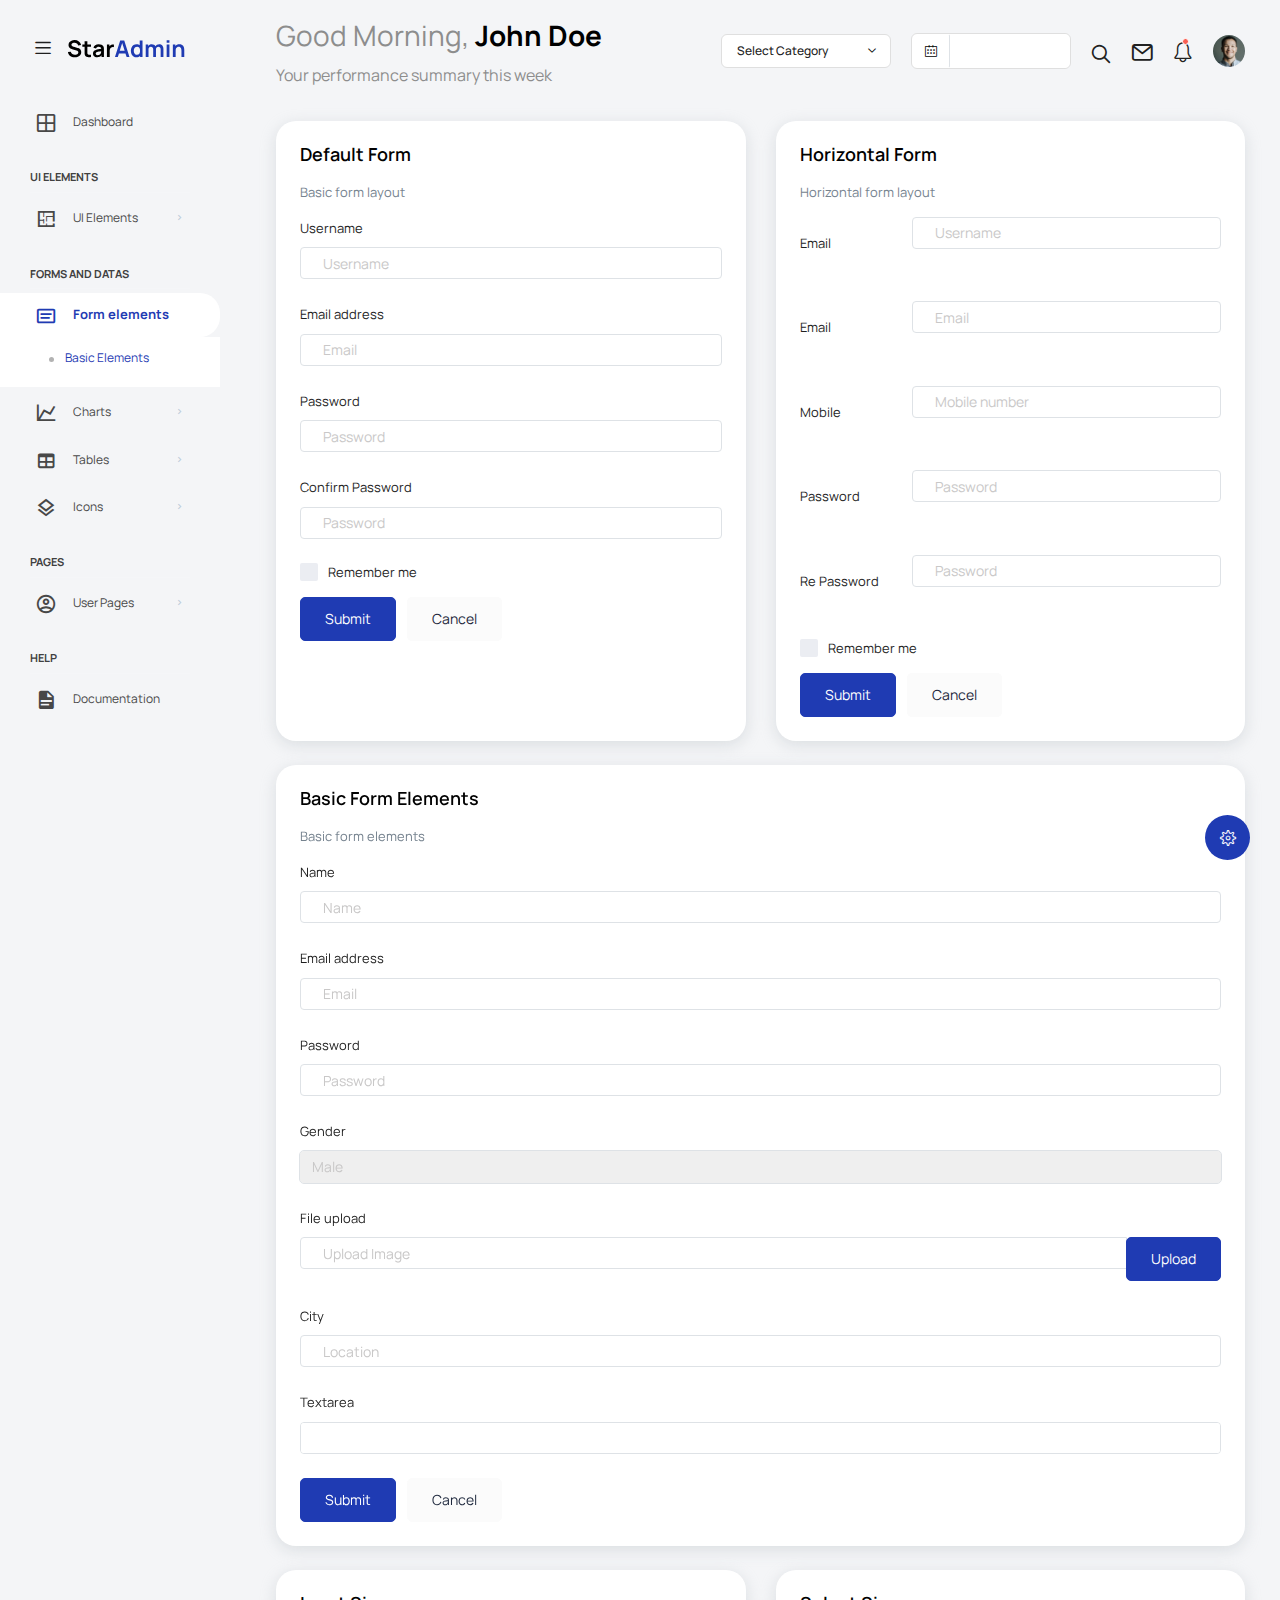
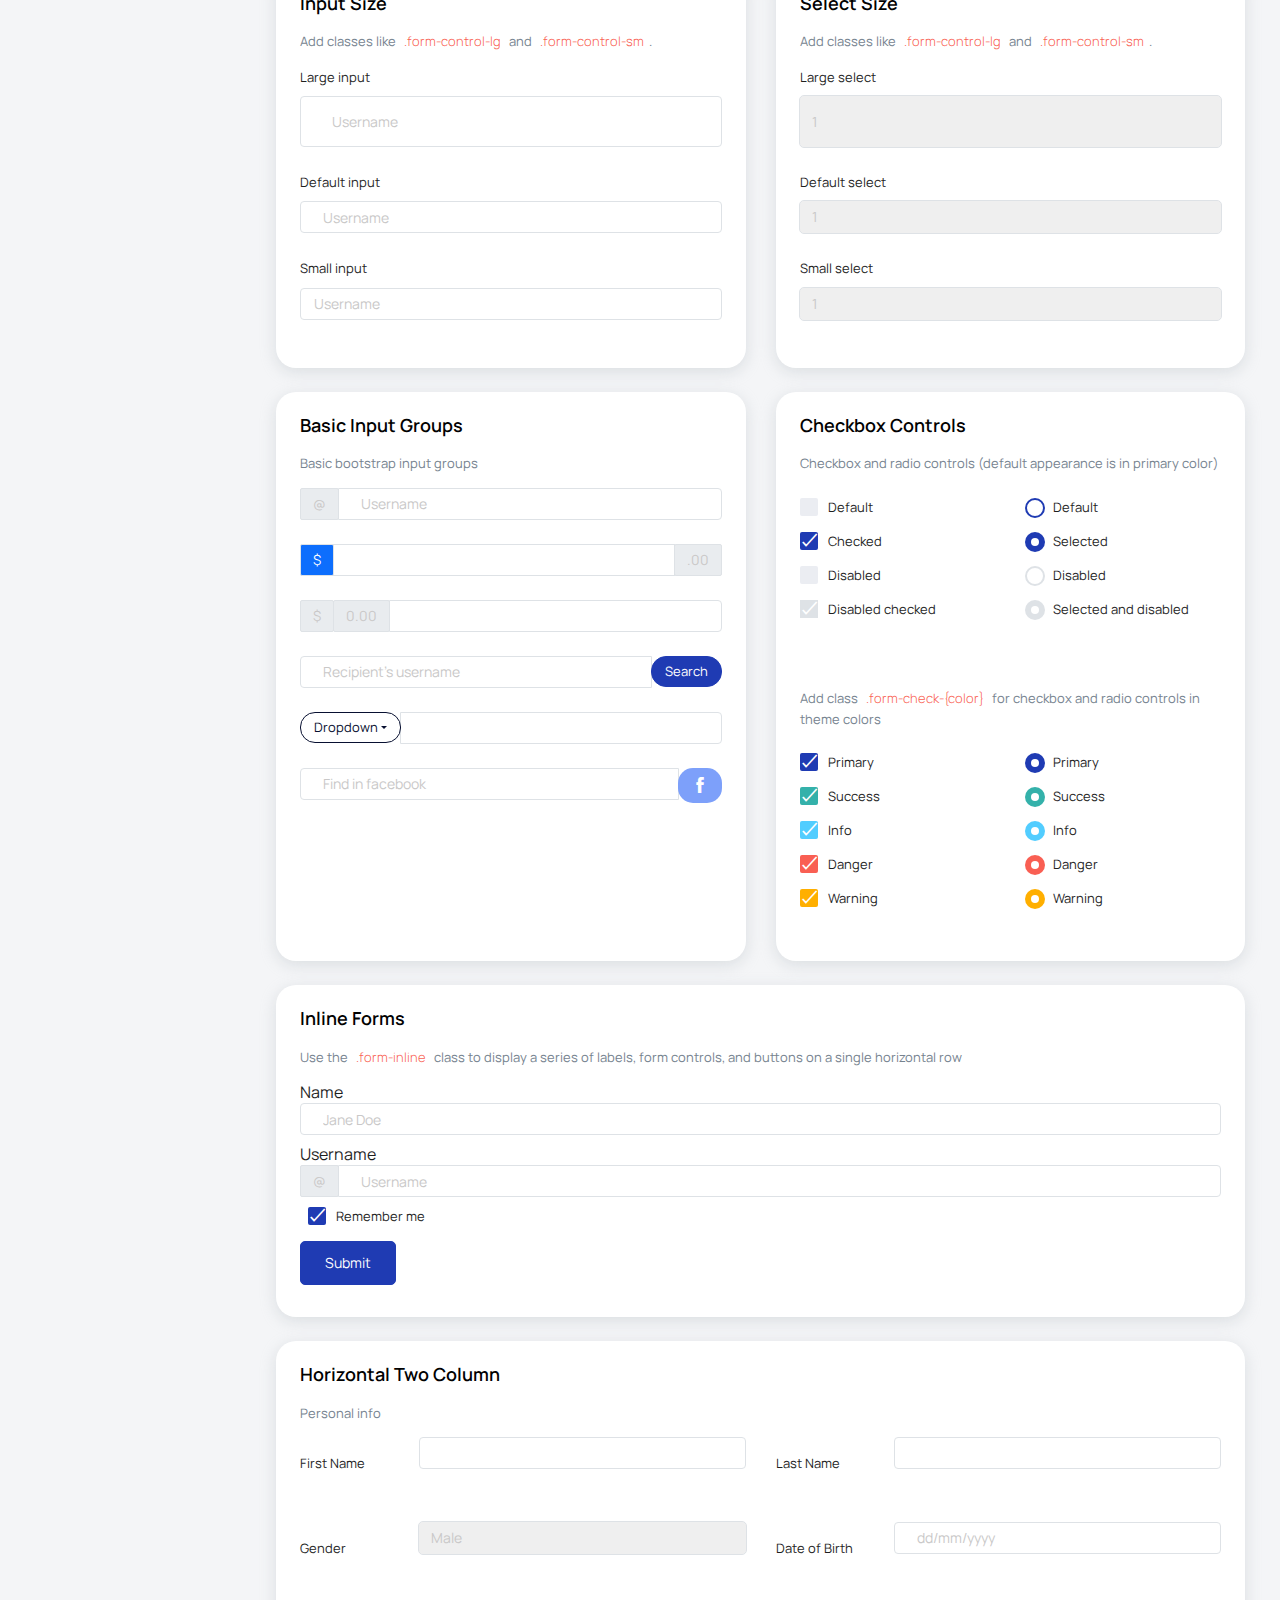
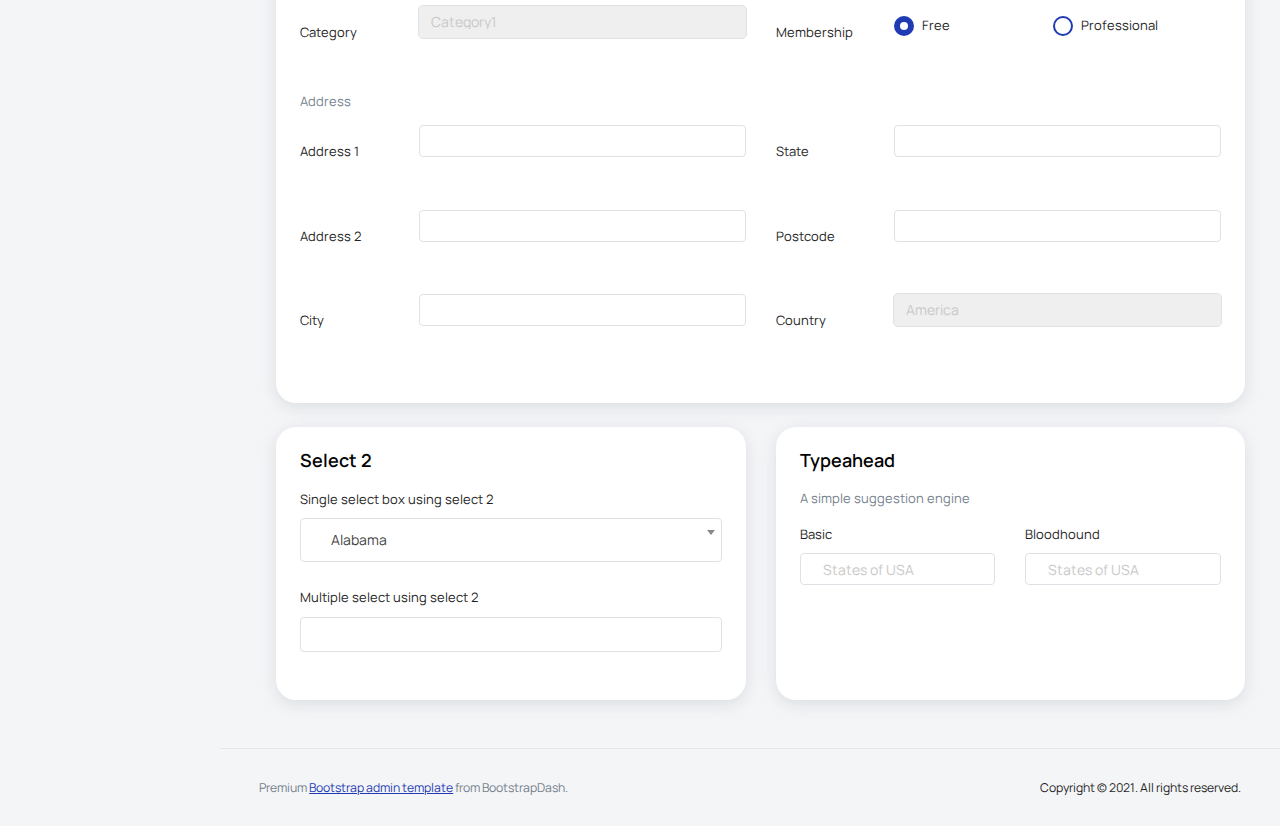
<file: template/pages/forms/basic_elements.html>
<!DOCTYPE html>
<html lang="en">

<head>
  <!-- Required meta tags -->
  <meta charset="utf-8">
  <meta name="viewport" content="width=device-width, initial-scale=1, shrink-to-fit=no">
  <title>Star Admin2 </title>
  <!-- plugins:css -->
  <link rel="stylesheet" href="../../vendors/feather/feather.css">
  <link rel="stylesheet" href="../../vendors/mdi/css/materialdesignicons.min.css">
  <link rel="stylesheet" href="../../vendors/ti-icons/css/themify-icons.css">
  <link rel="stylesheet" href="../../vendors/typicons/typicons.css">
  <link rel="stylesheet" href="../../vendors/simple-line-icons/css/simple-line-icons.css">
  <link rel="stylesheet" href="../../vendors/css/vendor.bundle.base.css">
  <!-- endinject -->
  <!-- Plugin css for this page -->
  <link rel="stylesheet" href="../../vendors/select2/select2.min.css">
  <link rel="stylesheet" href="../../vendors/select2-bootstrap-theme/select2-bootstrap.min.css">
  <!-- End plugin css for this page -->
  <!-- inject:css -->
  <link rel="stylesheet" href="../../css/vertical-layout-light/style.css">
  <!-- endinject -->
  <link rel="shortcut icon" href="../../images/favicon.png" />
</head>

<body>
  <div class="container-scroller">
    <!-- partial:../../partials/_navbar.html -->
    <nav class="navbar default-layout col-lg-12 col-12 p-0 fixed-top d-flex align-items-top flex-row">
      <div class="text-center navbar-brand-wrapper d-flex align-items-center justify-content-start">
        <div class="me-3">
          <button class="navbar-toggler navbar-toggler align-self-center" type="button" data-bs-toggle="minimize">
            <span class="icon-menu"></span>
          </button>
        </div>
        <div>
          <a class="navbar-brand brand-logo" href="../../index.html">
            <img src="../../images/logo.svg" alt="logo" />
          </a>
          <a class="navbar-brand brand-logo-mini" href="../../index.html">
            <img src="../../images/logo-mini.svg" alt="logo" />
          </a>
        </div>
      </div>
      <div class="navbar-menu-wrapper d-flex align-items-top"> 
        <ul class="navbar-nav">
          <li class="nav-item font-weight-semibold d-none d-lg-block ms-0">
            <h1 class="welcome-text">Good Morning, <span class="text-black fw-bold">John Doe</span></h1>
            <h3 class="welcome-sub-text">Your performance summary this week </h3>
          </li>
        </ul>
        <ul class="navbar-nav ms-auto">
          <li class="nav-item dropdown d-none d-lg-block">
            <a class="nav-link dropdown-bordered dropdown-toggle dropdown-toggle-split" id="messageDropdown" href="#" data-bs-toggle="dropdown" aria-expanded="false"> Select Category </a>
            <div class="dropdown-menu dropdown-menu-right navbar-dropdown preview-list pb-0" aria-labelledby="messageDropdown">
              <a class="dropdown-item py-3" >
                <p class="mb-0 font-weight-medium float-left">Select category</p>
              </a>
              <div class="dropdown-divider"></div>
              <a class="dropdown-item preview-item">
                <div class="preview-item-content flex-grow py-2">
                  <p class="preview-subject ellipsis font-weight-medium text-dark">Bootstrap Bundle </p>
                  <p class="fw-light small-text mb-0">This is a Bundle featuring 16 unique dashboards</p>
                </div>
              </a>
              <a class="dropdown-item preview-item">
                <div class="preview-item-content flex-grow py-2">
                  <p class="preview-subject ellipsis font-weight-medium text-dark">Angular Bundle</p>
                  <p class="fw-light small-text mb-0">Everything you’ll ever need for your Angular projects</p>
                </div>
              </a>
              <a class="dropdown-item preview-item">
                <div class="preview-item-content flex-grow py-2">
                  <p class="preview-subject ellipsis font-weight-medium text-dark">VUE Bundle</p>
                  <p class="fw-light small-text mb-0">Bundle of 6 Premium Vue Admin Dashboard</p>
                </div>
              </a>
              <a class="dropdown-item preview-item">
                <div class="preview-item-content flex-grow py-2">
                  <p class="preview-subject ellipsis font-weight-medium text-dark">React Bundle</p>
                  <p class="fw-light small-text mb-0">Bundle of 8 Premium React Admin Dashboard</p>
                </div>
              </a>
            </div>
          </li>
          <li class="nav-item d-none d-lg-block">
            <div id="datepicker-popup" class="input-group date datepicker navbar-date-picker">
              <span class="input-group-addon input-group-prepend border-right">
                <span class="icon-calendar input-group-text calendar-icon"></span>
              </span>
              <input type="text" class="form-control">
            </div>
          </li>
          <li class="nav-item">
            <form class="search-form" action="#">
              <i class="icon-search"></i>
              <input type="search" class="form-control" placeholder="Search Here" title="Search here">
            </form>
          </li>
          <li class="nav-item dropdown">
            <a class="nav-link count-indicator" id="notificationDropdown" href="#" data-bs-toggle="dropdown">
              <i class="icon-mail icon-lg"></i>
            </a>
            <div class="dropdown-menu dropdown-menu-right navbar-dropdown preview-list pb-0" aria-labelledby="notificationDropdown">
              <a class="dropdown-item py-3 border-bottom">
                <p class="mb-0 font-weight-medium float-left">You have 4 new notifications </p>
                <span class="badge badge-pill badge-primary float-right">View all</span>
              </a>
              <a class="dropdown-item preview-item py-3">
                <div class="preview-thumbnail">
                  <i class="mdi mdi-alert m-auto text-primary"></i>
                </div>
                <div class="preview-item-content">
                  <h6 class="preview-subject fw-normal text-dark mb-1">Application Error</h6>
                  <p class="fw-light small-text mb-0"> Just now </p>
                </div>
              </a>
              <a class="dropdown-item preview-item py-3">
                <div class="preview-thumbnail">
                  <i class="mdi mdi-settings m-auto text-primary"></i>
                </div>
                <div class="preview-item-content">
                  <h6 class="preview-subject fw-normal text-dark mb-1">Settings</h6>
                  <p class="fw-light small-text mb-0"> Private message </p>
                </div>
              </a>
              <a class="dropdown-item preview-item py-3">
                <div class="preview-thumbnail">
                  <i class="mdi mdi-airballoon m-auto text-primary"></i>
                </div>
                <div class="preview-item-content">
                  <h6 class="preview-subject fw-normal text-dark mb-1">New user registration</h6>
                  <p class="fw-light small-text mb-0"> 2 days ago </p>
                </div>
              </a>
            </div>
          </li>
          <li class="nav-item dropdown"> 
            <a class="nav-link count-indicator" id="countDropdown" href="#" data-bs-toggle="dropdown" aria-expanded="false">
              <i class="icon-bell"></i>
              <span class="count"></span>
            </a>
            <div class="dropdown-menu dropdown-menu-right navbar-dropdown preview-list pb-0" aria-labelledby="countDropdown">
              <a class="dropdown-item py-3">
                <p class="mb-0 font-weight-medium float-left">You have 7 unread mails </p>
                <span class="badge badge-pill badge-primary float-right">View all</span>
              </a>
              <div class="dropdown-divider"></div>
              <a class="dropdown-item preview-item">
                <div class="preview-thumbnail">
                  <img src="../../images/faces/face10.jpg" alt="image" class="img-sm profile-pic">
                </div>
                <div class="preview-item-content flex-grow py-2">
                  <p class="preview-subject ellipsis font-weight-medium text-dark">Marian Garner </p>
                  <p class="fw-light small-text mb-0"> The meeting is cancelled </p>
                </div>
              </a>
              <a class="dropdown-item preview-item">
                <div class="preview-thumbnail">
                  <img src="../../images/faces/face12.jpg" alt="image" class="img-sm profile-pic">
                </div>
                <div class="preview-item-content flex-grow py-2">
                  <p class="preview-subject ellipsis font-weight-medium text-dark">David Grey </p>
                  <p class="fw-light small-text mb-0"> The meeting is cancelled </p>
                </div>
              </a>
              <a class="dropdown-item preview-item">
                <div class="preview-thumbnail">
                  <img src="../../images/faces/face1.jpg" alt="image" class="img-sm profile-pic">
                </div>
                <div class="preview-item-content flex-grow py-2">
                  <p class="preview-subject ellipsis font-weight-medium text-dark">Travis Jenkins </p>
                  <p class="fw-light small-text mb-0"> The meeting is cancelled </p>
                </div>
              </a>
            </div>
          </li>
          <li class="nav-item dropdown d-none d-lg-block user-dropdown">
            <a class="nav-link" id="UserDropdown" href="#" data-bs-toggle="dropdown" aria-expanded="false">
              <img class="img-xs rounded-circle" src="../../images/faces/face8.jpg" alt="Profile image"> </a>
            <div class="dropdown-menu dropdown-menu-right navbar-dropdown" aria-labelledby="UserDropdown">
              <div class="dropdown-header text-center">
                <img class="img-md rounded-circle" src="../../images/faces/face8.jpg" alt="Profile image">
                <p class="mb-1 mt-3 font-weight-semibold">Allen Moreno</p>
                <p class="fw-light text-muted mb-0">allenmoreno@gmail.com</p>
              </div>
              <a class="dropdown-item"><i class="dropdown-item-icon mdi mdi-account-outline text-primary me-2"></i> My Profile <span class="badge badge-pill badge-danger">1</span></a>
              <a class="dropdown-item"><i class="dropdown-item-icon mdi mdi-message-text-outline text-primary me-2"></i> Messages</a>
              <a class="dropdown-item"><i class="dropdown-item-icon mdi mdi-calendar-check-outline text-primary me-2"></i> Activity</a>
              <a class="dropdown-item"><i class="dropdown-item-icon mdi mdi-help-circle-outline text-primary me-2"></i> FAQ</a>
              <a class="dropdown-item"><i class="dropdown-item-icon mdi mdi-power text-primary me-2"></i>Sign Out</a>
            </div>
          </li>
        </ul>
        <button class="navbar-toggler navbar-toggler-right d-lg-none align-self-center" type="button" data-bs-toggle="offcanvas">
          <span class="mdi mdi-menu"></span>
        </button>
      </div>
    </nav>
    <!-- partial -->
    <div class="container-fluid page-body-wrapper">
      <!-- partial:../../partials/_settings-panel.html -->
      <div class="theme-setting-wrapper">
        <div id="settings-trigger"><i class="ti-settings"></i></div>
        <div id="theme-settings" class="settings-panel">
          <i class="settings-close ti-close"></i>
          <p class="settings-heading">SIDEBAR SKINS</p>
          <div class="sidebar-bg-options selected" id="sidebar-light-theme"><div class="img-ss rounded-circle bg-light border me-3"></div>Light</div>
          <div class="sidebar-bg-options" id="sidebar-dark-theme"><div class="img-ss rounded-circle bg-dark border me-3"></div>Dark</div>
          <p class="settings-heading mt-2">HEADER SKINS</p>
          <div class="color-tiles mx-0 px-4">
            <div class="tiles success"></div>
            <div class="tiles warning"></div>
            <div class="tiles danger"></div>
            <div class="tiles info"></div>
            <div class="tiles dark"></div>
            <div class="tiles default"></div>
          </div>
        </div>
      </div>
      <div id="right-sidebar" class="settings-panel">
        <i class="settings-close ti-close"></i>
        <ul class="nav nav-tabs border-top" id="setting-panel" role="tablist">
          <li class="nav-item">
            <a class="nav-link active" id="todo-tab" data-bs-toggle="tab" href="#todo-section" role="tab" aria-controls="todo-section" aria-expanded="true">TO DO LIST</a>
          </li>
          <li class="nav-item">
            <a class="nav-link" id="chats-tab" data-bs-toggle="tab" href="#chats-section" role="tab" aria-controls="chats-section">CHATS</a>
          </li>
        </ul>
        <div class="tab-content" id="setting-content">
          <div class="tab-pane fade show active scroll-wrapper" id="todo-section" role="tabpanel" aria-labelledby="todo-section">
            <div class="add-items d-flex px-3 mb-0">
              <form class="form w-100">
                <div class="form-group d-flex">
                  <input type="text" class="form-control todo-list-input" placeholder="Add To-do">
                  <button type="submit" class="add btn btn-primary todo-list-add-btn" id="add-task">Add</button>
                </div>
              </form>
            </div>
            <div class="list-wrapper px-3">
              <ul class="d-flex flex-column-reverse todo-list">
                <li>
                  <div class="form-check">
                    <label class="form-check-label">
                      <input class="checkbox" type="checkbox">
                      Team review meeting at 3.00 PM
                    </label>
                  </div>
                  <i class="remove ti-close"></i>
                </li>
                <li>
                  <div class="form-check">
                    <label class="form-check-label">
                      <input class="checkbox" type="checkbox">
                      Prepare for presentation
                    </label>
                  </div>
                  <i class="remove ti-close"></i>
                </li>
                <li>
                  <div class="form-check">
                    <label class="form-check-label">
                      <input class="checkbox" type="checkbox">
                      Resolve all the low priority tickets due today
                    </label>
                  </div>
                  <i class="remove ti-close"></i>
                </li>
                <li class="completed">
                  <div class="form-check">
                    <label class="form-check-label">
                      <input class="checkbox" type="checkbox" checked>
                      Schedule meeting for next week
                    </label>
                  </div>
                  <i class="remove ti-close"></i>
                </li>
                <li class="completed">
                  <div class="form-check">
                    <label class="form-check-label">
                      <input class="checkbox" type="checkbox" checked>
                      Project review
                    </label>
                  </div>
                  <i class="remove ti-close"></i>
                </li>
              </ul>
            </div>
            <h4 class="px-3 text-muted mt-5 fw-light mb-0">Events</h4>
            <div class="events pt-4 px-3">
              <div class="wrapper d-flex mb-2">
                <i class="ti-control-record text-primary me-2"></i>
                <span>Feb 11 2018</span>
              </div>
              <p class="mb-0 font-weight-thin text-gray">Creating component page build a js</p>
              <p class="text-gray mb-0">The total number of sessions</p>
            </div>
            <div class="events pt-4 px-3">
              <div class="wrapper d-flex mb-2">
                <i class="ti-control-record text-primary me-2"></i>
                <span>Feb 7 2018</span>
              </div>
              <p class="mb-0 font-weight-thin text-gray">Meeting with Alisa</p>
              <p class="text-gray mb-0 ">Call Sarah Graves</p>
            </div>
          </div>
          <!-- To do section tab ends -->
          <div class="tab-pane fade" id="chats-section" role="tabpanel" aria-labelledby="chats-section">
            <div class="d-flex align-items-center justify-content-between border-bottom">
              <p class="settings-heading border-top-0 mb-3 pl-3 pt-0 border-bottom-0 pb-0">Friends</p>
              <small class="settings-heading border-top-0 mb-3 pt-0 border-bottom-0 pb-0 pr-3 fw-normal">See All</small>
            </div>
            <ul class="chat-list">
              <li class="list active">
                <div class="profile"><img src="../../images/faces/face1.jpg" alt="image"><span class="online"></span></div>
                <div class="info">
                  <p>Thomas Douglas</p>
                  <p>Available</p>
                </div>
                <small class="text-muted my-auto">19 min</small>
              </li>
              <li class="list">
                <div class="profile"><img src="../../images/faces/face2.jpg" alt="image"><span class="offline"></span></div>
                <div class="info">
                  <div class="wrapper d-flex">
                    <p>Catherine</p>
                  </div>
                  <p>Away</p>
                </div>
                <div class="badge badge-success badge-pill my-auto mx-2">4</div>
                <small class="text-muted my-auto">23 min</small>
              </li>
              <li class="list">
                <div class="profile"><img src="../../images/faces/face3.jpg" alt="image"><span class="online"></span></div>
                <div class="info">
                  <p>Daniel Russell</p>
                  <p>Available</p>
                </div>
                <small class="text-muted my-auto">14 min</small>
              </li>
              <li class="list">
                <div class="profile"><img src="../../images/faces/face4.jpg" alt="image"><span class="offline"></span></div>
                <div class="info">
                  <p>James Richardson</p>
                  <p>Away</p>
                </div>
                <small class="text-muted my-auto">2 min</small>
              </li>
              <li class="list">
                <div class="profile"><img src="../../images/faces/face5.jpg" alt="image"><span class="online"></span></div>
                <div class="info">
                  <p>Madeline Kennedy</p>
                  <p>Available</p>
                </div>
                <small class="text-muted my-auto">5 min</small>
              </li>
              <li class="list">
                <div class="profile"><img src="../../images/faces/face6.jpg" alt="image"><span class="online"></span></div>
                <div class="info">
                  <p>Sarah Graves</p>
                  <p>Available</p>
                </div>
                <small class="text-muted my-auto">47 min</small>
              </li>
            </ul>
          </div>
          <!-- chat tab ends -->
        </div>
      </div>
      <!-- partial -->
      <!-- partial:../../partials/_sidebar.html -->
      <nav class="sidebar sidebar-offcanvas" id="sidebar">
        <ul class="nav">
          <li class="nav-item">
            <a class="nav-link" href="../../index.html">
              <i class="mdi mdi-grid-large menu-icon"></i>
              <span class="menu-title">Dashboard</span>
            </a>
          </li>
          <li class="nav-item nav-category">UI Elements</li>
          <li class="nav-item">
            <a class="nav-link" data-bs-toggle="collapse" href="#ui-basic" aria-expanded="false" aria-controls="ui-basic">
              <i class="menu-icon mdi mdi-floor-plan"></i>
              <span class="menu-title">UI Elements</span>
              <i class="menu-arrow"></i> 
            </a>
            <div class="collapse" id="ui-basic">
              <ul class="nav flex-column sub-menu">
                <li class="nav-item"> <a class="nav-link" href="../../pages/ui-features/buttons.html">Buttons</a></li>
                <li class="nav-item"> <a class="nav-link" href="../../pages/ui-features/dropdowns.html">Dropdowns</a></li>
                <li class="nav-item"> <a class="nav-link" href="../../pages/ui-features/typography.html">Typography</a></li>
              </ul>
            </div>
          </li>
          <li class="nav-item nav-category">Forms and Datas</li>
          <li class="nav-item">
            <a class="nav-link" data-bs-toggle="collapse" href="#form-elements" aria-expanded="false" aria-controls="form-elements">
              <i class="menu-icon mdi mdi-card-text-outline"></i>
              <span class="menu-title">Form elements</span>
              <i class="menu-arrow"></i>
            </a>
            <div class="collapse" id="form-elements">
              <ul class="nav flex-column sub-menu">
                <li class="nav-item"><a class="nav-link" href="../../pages/forms/basic_elements.html">Basic Elements</a></li>
              </ul>
            </div>
          </li>
          <li class="nav-item">
            <a class="nav-link" data-bs-toggle="collapse" href="#charts" aria-expanded="false" aria-controls="charts">
              <i class="menu-icon mdi mdi-chart-line"></i>
              <span class="menu-title">Charts</span>
              <i class="menu-arrow"></i>
            </a>
            <div class="collapse" id="charts">
              <ul class="nav flex-column sub-menu">
                <li class="nav-item"> <a class="nav-link" href="../../pages/charts/chartjs.html">ChartJs</a></li>
              </ul>
            </div>
          </li>
          <li class="nav-item">
            <a class="nav-link" data-bs-toggle="collapse" href="#tables" aria-expanded="false" aria-controls="tables">
              <i class="menu-icon mdi mdi-table"></i>
              <span class="menu-title">Tables</span>
              <i class="menu-arrow"></i>
            </a>
            <div class="collapse" id="tables">
              <ul class="nav flex-column sub-menu">
                <li class="nav-item"> <a class="nav-link" href="../../pages/tables/basic-table.html">Basic table</a></li>
              </ul>
            </div>
          </li>
          <li class="nav-item">
            <a class="nav-link" data-bs-toggle="collapse" href="#icons" aria-expanded="false" aria-controls="icons">
              <i class="menu-icon mdi mdi-layers-outline"></i>
              <span class="menu-title">Icons</span>
              <i class="menu-arrow"></i>
            </a>
            <div class="collapse" id="icons">
              <ul class="nav flex-column sub-menu">
                <li class="nav-item"> <a class="nav-link" href="../../pages/icons/mdi.html">Mdi icons</a></li>
              </ul>
            </div>
          </li>
          <li class="nav-item nav-category">pages</li>
          <li class="nav-item">
            <a class="nav-link" data-bs-toggle="collapse" href="#auth" aria-expanded="false" aria-controls="auth">
              <i class="menu-icon mdi mdi-account-circle-outline"></i>
              <span class="menu-title">User Pages</span>
              <i class="menu-arrow"></i>
            </a>
            <div class="collapse" id="auth">
              <ul class="nav flex-column sub-menu">
                <li class="nav-item"> <a class="nav-link" href="../../pages/samples/login.html"> Login </a></li>
              </ul>
            </div>
          </li>
          <li class="nav-item nav-category">help</li>
          <li class="nav-item">
            <a class="nav-link" href="http://bootstrapdash.com/demo/star-admin2-free/docs/documentation.html">
              <i class="menu-icon mdi mdi-file-document"></i>
              <span class="menu-title">Documentation</span>
            </a>
          </li>
        </ul>
      </nav>
      <!-- partial -->
      <div class="main-panel">        
        <div class="content-wrapper">
          <div class="row">
            <div class="col-md-6 grid-margin stretch-card">
              <div class="card">
                <div class="card-body">
                  <h4 class="card-title">Default form</h4>
                  <p class="card-description">
                    Basic form layout
                  </p>
                  <form class="forms-sample">
                    <div class="form-group">
                      <label for="exampleInputUsername1">Username</label>
                      <input type="text" class="form-control" id="exampleInputUsername1" placeholder="Username">
                    </div>
                    <div class="form-group">
                      <label for="exampleInputEmail1">Email address</label>
                      <input type="email" class="form-control" id="exampleInputEmail1" placeholder="Email">
                    </div>
                    <div class="form-group">
                      <label for="exampleInputPassword1">Password</label>
                      <input type="password" class="form-control" id="exampleInputPassword1" placeholder="Password">
                    </div>
                    <div class="form-group">
                      <label for="exampleInputConfirmPassword1">Confirm Password</label>
                      <input type="password" class="form-control" id="exampleInputConfirmPassword1" placeholder="Password">
                    </div>
                    <div class="form-check form-check-flat form-check-primary">
                      <label class="form-check-label">
                        <input type="checkbox" class="form-check-input">
                        Remember me
                      </label>
                    </div>
                    <button type="submit" class="btn btn-primary me-2">Submit</button>
                    <button class="btn btn-light">Cancel</button>
                  </form>
                </div>
              </div>
            </div>
            <div class="col-md-6 grid-margin stretch-card">
              <div class="card">
                <div class="card-body">
                  <h4 class="card-title">Horizontal Form</h4>
                  <p class="card-description">
                    Horizontal form layout
                  </p>
                  <form class="forms-sample">
                    <div class="form-group row">
                      <label for="exampleInputUsername2" class="col-sm-3 col-form-label">Email</label>
                      <div class="col-sm-9">
                        <input type="text" class="form-control" id="exampleInputUsername2" placeholder="Username">
                      </div>
                    </div>
                    <div class="form-group row">
                      <label for="exampleInputEmail2" class="col-sm-3 col-form-label">Email</label>
                      <div class="col-sm-9">
                        <input type="email" class="form-control" id="exampleInputEmail2" placeholder="Email">
                      </div>
                    </div>
                    <div class="form-group row">
                      <label for="exampleInputMobile" class="col-sm-3 col-form-label">Mobile</label>
                      <div class="col-sm-9">
                        <input type="text" class="form-control" id="exampleInputMobile" placeholder="Mobile number">
                      </div>
                    </div>
                    <div class="form-group row">
                      <label for="exampleInputPassword2" class="col-sm-3 col-form-label">Password</label>
                      <div class="col-sm-9">
                        <input type="password" class="form-control" id="exampleInputPassword2" placeholder="Password">
                      </div>
                    </div>
                    <div class="form-group row">
                      <label for="exampleInputConfirmPassword2" class="col-sm-3 col-form-label">Re Password</label>
                      <div class="col-sm-9">
                        <input type="password" class="form-control" id="exampleInputConfirmPassword2" placeholder="Password">
                      </div>
                    </div>
                    <div class="form-check form-check-flat form-check-primary">
                      <label class="form-check-label">
                        <input type="checkbox" class="form-check-input">
                        Remember me
                      </label>
                    </div>
                    <button type="submit" class="btn btn-primary me-2">Submit</button>
                    <button class="btn btn-light">Cancel</button>
                  </form>
                </div>
              </div>
            </div>
            <div class="col-12 grid-margin stretch-card">
              <div class="card">
                <div class="card-body">
                  <h4 class="card-title">Basic form elements</h4>
                  <p class="card-description">
                    Basic form elements
                  </p>
                  <form class="forms-sample">
                    <div class="form-group">
                      <label for="exampleInputName1">Name</label>
                      <input type="text" class="form-control" id="exampleInputName1" placeholder="Name">
                    </div>
                    <div class="form-group">
                      <label for="exampleInputEmail3">Email address</label>
                      <input type="email" class="form-control" id="exampleInputEmail3" placeholder="Email">
                    </div>
                    <div class="form-group">
                      <label for="exampleInputPassword4">Password</label>
                      <input type="password" class="form-control" id="exampleInputPassword4" placeholder="Password">
                    </div>
                    <div class="form-group">
                      <label for="exampleSelectGender">Gender</label>
                        <select class="form-control" id="exampleSelectGender">
                          <option>Male</option>
                          <option>Female</option>
                        </select>
                      </div>
                    <div class="form-group">
                      <label>File upload</label>
                      <input type="file" name="img[]" class="file-upload-default">
                      <div class="input-group col-xs-12">
                        <input type="text" class="form-control file-upload-info" disabled placeholder="Upload Image">
                        <span class="input-group-append">
                          <button class="file-upload-browse btn btn-primary" type="button">Upload</button>
                        </span>
                      </div>
                    </div>
                    <div class="form-group">
                      <label for="exampleInputCity1">City</label>
                      <input type="text" class="form-control" id="exampleInputCity1" placeholder="Location">
                    </div>
                    <div class="form-group">
                      <label for="exampleTextarea1">Textarea</label>
                      <textarea class="form-control" id="exampleTextarea1" rows="4"></textarea>
                    </div>
                    <button type="submit" class="btn btn-primary me-2">Submit</button>
                    <button class="btn btn-light">Cancel</button>
                  </form>
                </div>
              </div>
            </div>
            <div class="col-md-6 grid-margin stretch-card">
              <div class="card">
                <div class="card-body">
                  <h4 class="card-title">Input size</h4>
                  <p class="card-description">
                    Add classes like <code>.form-control-lg</code> and <code>.form-control-sm</code>.
                  </p>
                  <div class="form-group">
                    <label>Large input</label>
                    <input type="text" class="form-control form-control-lg" placeholder="Username" aria-label="Username">
                  </div>
                  <div class="form-group">
                    <label>Default input</label>
                    <input type="text" class="form-control" placeholder="Username" aria-label="Username">
                  </div>
                  <div class="form-group">
                    <label>Small input</label>
                    <input type="text" class="form-control form-control-sm" placeholder="Username" aria-label="Username">
                  </div>
                </div>
              </div>
            </div>
            <div class="col-md-6 grid-margin stretch-card">
              <div class="card">
                <div class="card-body">
                  <h4 class="card-title">Select size</h4>
                  <p class="card-description">
                    Add classes like <code>.form-control-lg</code> and <code>.form-control-sm</code>.                    
                  </p>
                  <div class="form-group">
                    <label for="exampleFormControlSelect1">Large select</label>
                    <select class="form-control form-control-lg" id="exampleFormControlSelect1">
                      <option>1</option>
                      <option>2</option>
                      <option>3</option>
                      <option>4</option>
                      <option>5</option>
                    </select>
                  </div>
                  <div class="form-group">
                    <label for="exampleFormControlSelect2">Default select</label>
                    <select class="form-control" id="exampleFormControlSelect2">
                      <option>1</option>
                      <option>2</option>
                      <option>3</option>
                      <option>4</option>
                      <option>5</option>
                    </select>
                  </div>
                  <div class="form-group">
                    <label for="exampleFormControlSelect3">Small select</label>
                    <select class="form-control form-control-sm" id="exampleFormControlSelect3">
                      <option>1</option>
                      <option>2</option>
                      <option>3</option>
                      <option>4</option>
                      <option>5</option>
                    </select>
                  </div>
                </div>
              </div>
            </div>
            <div class="col-md-6 grid-margin stretch-card">
              <div class="card">
                <div class="card-body">
                  <h4 class="card-title">Basic input groups</h4>
                  <p class="card-description">
                    Basic bootstrap input groups
                  </p>
                  <div class="form-group">
                    <div class="input-group">
                      <div class="input-group-prepend">
                        <span class="input-group-text">@</span>
                      </div>
                      <input type="text" class="form-control" placeholder="Username" aria-label="Username">
                    </div>
                  </div>
                  <div class="form-group">
                    <div class="input-group">
                      <div class="input-group-prepend">
                        <span class="input-group-text bg-primary text-white">$</span>
                      </div>
                      <input type="text" class="form-control" aria-label="Amount (to the nearest dollar)">
                      <div class="input-group-append">
                        <span class="input-group-text">.00</span>
                      </div>
                    </div>
                  </div>
                  <div class="form-group">
                    <div class="input-group">
                      <div class="input-group-prepend">
                        <span class="input-group-text">$</span>
                      </div>
                      <div class="input-group-prepend">
                        <span class="input-group-text">0.00</span>
                      </div>
                      <input type="text" class="form-control" aria-label="Amount (to the nearest dollar)">
                    </div>
                  </div>
                  <div class="form-group">
                    <div class="input-group">
                      <input type="text" class="form-control" placeholder="Recipient's username" aria-label="Recipient's username">
                      <div class="input-group-append">
                        <button class="btn btn-sm btn-primary" type="button">Search</button>
                      </div>
                    </div>
                  </div>
                  <div class="form-group">
                    <div class="input-group">
                      <div class="input-group-prepend">
                        <button class="btn btn-sm btn-outline-primary dropdown-toggle" type="button" data-bs-toggle="dropdown" aria-haspopup="true" aria-expanded="false">Dropdown</button>
                        <div class="dropdown-menu">
                          <a class="dropdown-item" href="#">Action</a>
                          <a class="dropdown-item" href="#">Another action</a>
                          <a class="dropdown-item" href="#">Something else here</a>
                          <div role="separator" class="dropdown-divider"></div>
                          <a class="dropdown-item" href="#">Separated link</a>
                        </div>
                      </div>
                      <input type="text" class="form-control" aria-label="Text input with dropdown button">
                    </div>
                  </div>
                  <div class="form-group">
                    <div class="input-group">
                      <input type="text" class="form-control" placeholder="Find in facebook" aria-label="Recipient's username">
                      <div class="input-group-append">
                        <button class="btn btn-sm btn-facebook" type="button">
                          <i class="ti-facebook"></i>
                        </button>
                      </div>
                    </div>
                  </div>
                </div>
              </div>
            </div>
            <div class="col-md-6 grid-margin stretch-card">
              <div class="card">
                <div class="card-body">
                  <h4 class="card-title">Checkbox Controls</h4>
                  <p class="card-description">Checkbox and radio controls (default appearance is in primary color)</p>
                  <form>
                    <div class="row">
                      <div class="col-md-6">
                        <div class="form-group">
                          <div class="form-check">
                            <label class="form-check-label">
                              <input type="checkbox" class="form-check-input">
                              Default
                            </label>
                          </div>
                          <div class="form-check">
                            <label class="form-check-label">
                              <input type="checkbox" class="form-check-input" checked>
                              Checked
                            </label>
                          </div>
                          <div class="form-check">
                            <label class="form-check-label">
                              <input type="checkbox" class="form-check-input" disabled>
                              Disabled
                            </label>
                          </div>
                          <div class="form-check">
                            <label class="form-check-label">
                              <input type="checkbox" class="form-check-input" disabled checked>
                              Disabled checked
                            </label>
                          </div>
                        </div>
                      </div>
                      <div class="col-md-6">
                        <div class="form-group">
                          <div class="form-check">
                            <label class="form-check-label">
                              <input type="radio" class="form-check-input" name="optionsRadios" id="optionsRadios1" value="">
                              Default
                            </label>
                          </div>
                          <div class="form-check">
                            <label class="form-check-label">
                              <input type="radio" class="form-check-input" name="optionsRadios" id="optionsRadios2" value="option2" checked>
                              Selected
                            </label>
                          </div>
                          <div class="form-check">
                            <label class="form-check-label">
                              <input type="radio" class="form-check-input" name="optionsRadios2" id="optionsRadios3" value="option3" disabled>
                              Disabled
                            </label>
                          </div>
                          <div class="form-check">
                            <label class="form-check-label">
                              <input type="radio" class="form-check-input" name="optionsRadio2" id="optionsRadios4" value="option4" disabled checked>
                              Selected and disabled
                            </label>
                          </div>
                        </div>
                      </div>
                    </div>
                  </form>
                </div>
                <div class="card-body">
                  <p class="card-description">Add class <code>.form-check-{color}</code> for checkbox and radio controls in theme colors</p>
                  <form>
                    <div class="row">
                      <div class="col-md-6">
                        <div class="form-group">
                          <div class="form-check form-check-primary">
                            <label class="form-check-label">
                              <input type="checkbox" class="form-check-input" checked>
                              Primary
                            </label>
                          </div>
                          <div class="form-check form-check-success">
                            <label class="form-check-label">
                              <input type="checkbox" class="form-check-input" checked>
                              Success
                            </label>
                          </div>
                          <div class="form-check form-check-info">
                            <label class="form-check-label">
                              <input type="checkbox" class="form-check-input" checked>
                              Info
                            </label>
                          </div>
                          <div class="form-check form-check-danger">
                            <label class="form-check-label">
                              <input type="checkbox" class="form-check-input" checked>
                              Danger
                            </label>
                          </div>
                          <div class="form-check form-check-warning">
                            <label class="form-check-label">
                              <input type="checkbox" class="form-check-input" checked>
                              Warning
                            </label>
                          </div>
                        </div>
                      </div>
                      <div class="col-md-6">
                        <div class="form-group">
                          <div class="form-check form-check-primary">
                            <label class="form-check-label">
                              <input type="radio" class="form-check-input" name="ExampleRadio1" id="ExampleRadio1" checked>
                              Primary
                            </label>
                          </div>
                          <div class="form-check form-check-success">
                            <label class="form-check-label">
                              <input type="radio" class="form-check-input" name="ExampleRadio2" id="ExampleRadio2" checked>
                              Success
                            </label>
                          </div>
                          <div class="form-check form-check-info">
                            <label class="form-check-label">
                              <input type="radio" class="form-check-input" name="ExampleRadio3" id="ExampleRadio3" checked>
                              Info
                            </label>
                          </div>
                          <div class="form-check form-check-danger">
                            <label class="form-check-label">
                              <input type="radio" class="form-check-input" name="ExampleRadio4" id="ExampleRadio4" checked>
                              Danger
                            </label>
                          </div>
                          <div class="form-check form-check-warning">
                            <label class="form-check-label">
                              <input type="radio" class="form-check-input" name="ExampleRadio5" id="ExampleRadio5" checked>
                              Warning
                            </label>
                          </div>
                        </div>
                      </div>
                    </div>
                  </form>
                </div>
              </div>
            </div>
            <div class="col-12 grid-margin stretch-card">
              <div class="card">
                <div class="card-body">
                  <h4 class="card-title">Inline forms</h4>
                  <p class="card-description">
                    Use the <code>.form-inline</code> class to display a series of labels, form controls, and buttons on a single horizontal row
                  </p>
                  <form class="form-inline">
                    <label class="sr-only" for="inlineFormInputName2">Name</label>
                    <input type="text" class="form-control mb-2 mr-sm-2" id="inlineFormInputName2" placeholder="Jane Doe">
                  
                    <label class="sr-only" for="inlineFormInputGroupUsername2">Username</label>
                    <div class="input-group mb-2 mr-sm-2">
                      <div class="input-group-prepend">
                        <div class="input-group-text">@</div>
                      </div>
                      <input type="text" class="form-control" id="inlineFormInputGroupUsername2" placeholder="Username">
                    </div>
                    <div class="form-check mx-sm-2">
                      <label class="form-check-label">
                        <input type="checkbox" class="form-check-input" checked>
                        Remember me
                      </label>
                    </div>
                    <button type="submit" class="btn btn-primary mb-2">Submit</button>
                  </form>
                </div>
              </div>
            </div>
            <div class="col-12 grid-margin">
              <div class="card">
                <div class="card-body">
                  <h4 class="card-title">Horizontal Two column</h4>
                  <form class="form-sample">
                    <p class="card-description">
                      Personal info
                    </p>
                    <div class="row">
                      <div class="col-md-6">
                        <div class="form-group row">
                          <label class="col-sm-3 col-form-label">First Name</label>
                          <div class="col-sm-9">
                            <input type="text" class="form-control" />
                          </div>
                        </div>
                      </div>
                      <div class="col-md-6">
                        <div class="form-group row">
                          <label class="col-sm-3 col-form-label">Last Name</label>
                          <div class="col-sm-9">
                            <input type="text" class="form-control" />
                          </div>
                        </div>
                      </div>
                    </div>
                    <div class="row">
                      <div class="col-md-6">
                        <div class="form-group row">
                          <label class="col-sm-3 col-form-label">Gender</label>
                          <div class="col-sm-9">
                            <select class="form-control">
                              <option>Male</option>
                              <option>Female</option>
                            </select>
                          </div>
                        </div>
                      </div>
                      <div class="col-md-6">
                        <div class="form-group row">
                          <label class="col-sm-3 col-form-label">Date of Birth</label>
                          <div class="col-sm-9">
                            <input class="form-control" placeholder="dd/mm/yyyy"/>
                          </div>
                        </div>
                      </div>
                    </div>
                    <div class="row">
                      <div class="col-md-6">
                        <div class="form-group row">
                          <label class="col-sm-3 col-form-label">Category</label>
                          <div class="col-sm-9">
                            <select class="form-control">
                              <option>Category1</option>
                              <option>Category2</option>
                              <option>Category3</option>
                              <option>Category4</option>
                            </select>
                          </div>
                        </div>
                      </div>
                      <div class="col-md-6">
                        <div class="form-group row">
                          <label class="col-sm-3 col-form-label">Membership</label>
                          <div class="col-sm-4">
                            <div class="form-check">
                              <label class="form-check-label">
                                <input type="radio" class="form-check-input" name="membershipRadios" id="membershipRadios1" value="" checked>
                                Free
                              </label>
                            </div>
                          </div>
                          <div class="col-sm-5">
                            <div class="form-check">
                              <label class="form-check-label">
                                <input type="radio" class="form-check-input" name="membershipRadios" id="membershipRadios2" value="option2">
                                Professional
                              </label>
                            </div>
                          </div>
                        </div>
                      </div>
                    </div>
                    <p class="card-description">
                      Address
                    </p>
                    <div class="row">
                      <div class="col-md-6">
                        <div class="form-group row">
                          <label class="col-sm-3 col-form-label">Address 1</label>
                          <div class="col-sm-9">
                            <input type="text" class="form-control" />
                          </div>
                        </div>
                      </div>
                      <div class="col-md-6">
                        <div class="form-group row">
                          <label class="col-sm-3 col-form-label">State</label>
                          <div class="col-sm-9">
                            <input type="text" class="form-control" />
                          </div>
                        </div>
                      </div>
                    </div>
                    <div class="row">
                      <div class="col-md-6">
                        <div class="form-group row">
                          <label class="col-sm-3 col-form-label">Address 2</label>
                          <div class="col-sm-9">
                            <input type="text" class="form-control" />
                          </div>
                        </div>
                      </div>
                      <div class="col-md-6">
                        <div class="form-group row">
                          <label class="col-sm-3 col-form-label">Postcode</label>
                          <div class="col-sm-9">
                            <input type="text" class="form-control" />
                          </div>
                        </div>
                      </div>
                    </div>
                    <div class="row">
                      <div class="col-md-6">
                        <div class="form-group row">
                          <label class="col-sm-3 col-form-label">City</label>
                          <div class="col-sm-9">
                            <input type="text" class="form-control" />
                          </div>
                        </div>
                      </div>
                      <div class="col-md-6">
                        <div class="form-group row">
                          <label class="col-sm-3 col-form-label">Country</label>
                          <div class="col-sm-9">
                            <select class="form-control">
                              <option>America</option>
                              <option>Italy</option>
                              <option>Russia</option>
                              <option>Britain</option>
                            </select>
                          </div>
                        </div>
                      </div>
                    </div>
                  </form>
                </div>
              </div>
            </div>
            <div class="col-md-6 grid-margin stretch-card">
              <div class="card">
                <div class="card-body">
                  <h4 class="card-title">Select 2</h4>
                  <div class="form-group">
                    <label>Single select box using select 2</label>
                    <select class="js-example-basic-single w-100">
                      <option value="AL">Alabama</option>
                      <option value="WY">Wyoming</option>
                      <option value="AM">America</option>
                      <option value="CA">Canada</option>
                      <option value="RU">Russia</option>
                    </select>
                  </div>
                  <div class="form-group">
                    <label>Multiple select using select 2</label>
                    <select class="js-example-basic-multiple w-100" multiple="multiple">
                      <option value="AL">Alabama</option>
                      <option value="WY">Wyoming</option>
                      <option value="AM">America</option>
                      <option value="CA">Canada</option>
                      <option value="RU">Russia</option>
                    </select>
                  </div>
                </div>
              </div>
            </div>
            <div class="col-md-6 grid-margin stretch-card">
              <div class="card">
                <div class="card-body">
                  <h4 class="card-title">Typeahead</h4>
                  <p class="card-description">
                    A simple suggestion engine
                  </p>
                  <div class="form-group row">
                    <div class="col">
                      <label>Basic</label>
                      <div id="the-basics">
                        <input class="typeahead" type="text" placeholder="States of USA">
                      </div>
                    </div>
                    <div class="col">
                      <label>Bloodhound</label>
                      <div id="bloodhound">
                        <input class="typeahead" type="text" placeholder="States of USA">
                      </div>
                    </div>
                  </div>
                </div>
              </div>
            </div>
          </div>
        </div>
        <!-- content-wrapper ends -->
        <!-- partial:../../partials/_footer.html -->
        <footer class="footer">
          <div class="d-sm-flex justify-content-center justify-content-sm-between">
            <span class="text-muted text-center text-sm-left d-block d-sm-inline-block">Premium <a href="https://www.bootstrapdash.com/" target="_blank">Bootstrap admin template</a> from BootstrapDash.</span>
            <span class="float-none float-sm-right d-block mt-1 mt-sm-0 text-center">Copyright © 2021. All rights reserved.</span>
          </div>
        </footer>
        <!-- partial -->
      </div>
      <!-- main-panel ends -->
    </div>
    <!-- page-body-wrapper ends -->
  </div>
  <!-- container-scroller -->
  <!-- plugins:js -->
  <script src="../../vendors/js/vendor.bundle.base.js"></script>
  <!-- endinject -->
  <!-- Plugin js for this page -->
  <script src="../../vendors/typeahead.js/typeahead.bundle.min.js"></script>
  <script src="../../vendors/select2/select2.min.js"></script>
  <script src="../../vendors/bootstrap-datepicker/bootstrap-datepicker.min.js"></script>
  <!-- End plugin js for this page -->
  <!-- inject:js -->
  <script src="../../js/off-canvas.js"></script>
  <script src="../../js/hoverable-collapse.js"></script>
  <script src="../../js/template.js"></script>
  <script src="../../js/settings.js"></script>
  <script src="../../js/todolist.js"></script>
  <!-- endinject -->
  <!-- Custom js for this page-->
  <script src="../../js/file-upload.js"></script>
  <script src="../../js/typeahead.js"></script>
  <script src="../../js/select2.js"></script>
  <!-- End custom js for this page-->
</body>

</html>
</file>
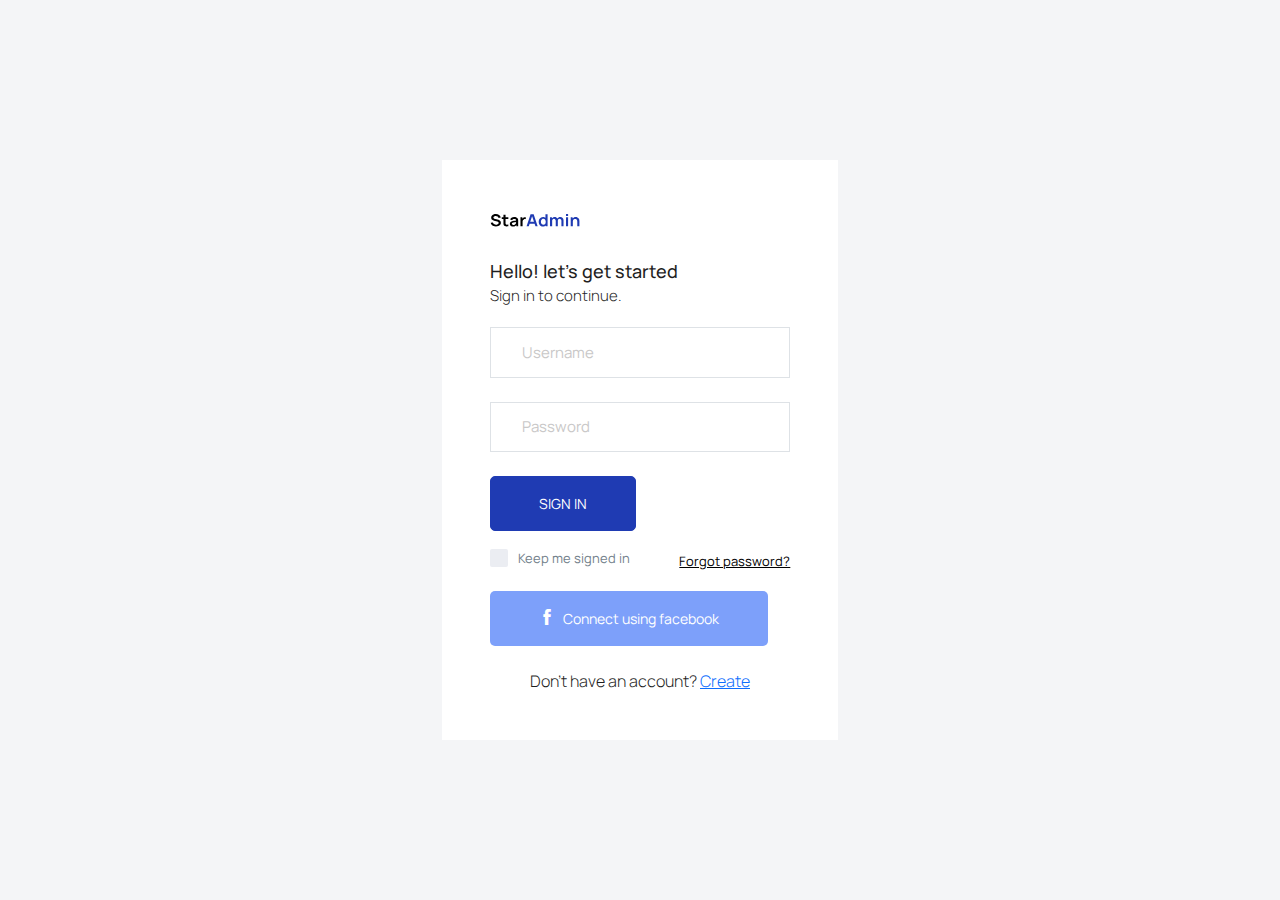
<file: template/pages/samples/login.html>
<!DOCTYPE html>
<html lang="en">

<head>
  <!-- Required meta tags -->
  <meta charset="utf-8">
  <meta name="viewport" content="width=device-width, initial-scale=1, shrink-to-fit=no">
  <title>Star Admin2 </title>
  <!-- plugins:css -->
  <link rel="stylesheet" href="../../vendors/feather/feather.css">
  <link rel="stylesheet" href="../../vendors/mdi/css/materialdesignicons.min.css">
  <link rel="stylesheet" href="../../vendors/ti-icons/css/themify-icons.css">
  <link rel="stylesheet" href="../../vendors/typicons/typicons.css">
  <link rel="stylesheet" href="../../vendors/simple-line-icons/css/simple-line-icons.css">
  <link rel="stylesheet" href="../../vendors/css/vendor.bundle.base.css">
  <!-- endinject -->
  <!-- Plugin css for this page -->
  <!-- End plugin css for this page -->
  <!-- inject:css -->
  <link rel="stylesheet" href="../../css/vertical-layout-light/style.css">
  <!-- endinject -->
  <link rel="shortcut icon" href="../../images/favicon.png" />
</head>

<body>
  <div class="container-scroller">
    <div class="container-fluid page-body-wrapper full-page-wrapper">
      <div class="content-wrapper d-flex align-items-center auth px-0">
        <div class="row w-100 mx-0">
          <div class="col-lg-4 mx-auto">
            <div class="auth-form-light text-left py-5 px-4 px-sm-5">
              <div class="brand-logo">
                <img src="../../images/logo.svg" alt="logo">
              </div>
              <h4>Hello! let's get started</h4>
              <h6 class="fw-light">Sign in to continue.</h6>
              <form class="pt-3">
                <div class="form-group">
                  <input type="email" class="form-control form-control-lg" id="exampleInputEmail1" placeholder="Username">
                </div>
                <div class="form-group">
                  <input type="password" class="form-control form-control-lg" id="exampleInputPassword1" placeholder="Password">
                </div>
                <div class="mt-3">
                  <a class="btn btn-block btn-primary btn-lg font-weight-medium auth-form-btn" href="../../index.html">SIGN IN</a>
                </div>
                <div class="my-2 d-flex justify-content-between align-items-center">
                  <div class="form-check">
                    <label class="form-check-label text-muted">
                      <input type="checkbox" class="form-check-input">
                      Keep me signed in
                    </label>
                  </div>
                  <a href="#" class="auth-link text-black">Forgot password?</a>
                </div>
                <div class="mb-2">
                  <button type="button" class="btn btn-block btn-facebook auth-form-btn">
                    <i class="ti-facebook me-2"></i>Connect using facebook
                  </button>
                </div>
                <div class="text-center mt-4 fw-light">
                  Don't have an account? <a href="register.html" class="text-primary">Create</a>
                </div>
              </form>
            </div>
          </div>
        </div>
      </div>
      <!-- content-wrapper ends -->
    </div>
    <!-- page-body-wrapper ends -->
  </div>
  <!-- container-scroller -->
  <!-- plugins:js -->
  <script src="../../vendors/js/vendor.bundle.base.js"></script>
  <!-- endinject -->
  <!-- Plugin js for this page -->
  <script src="../../vendors/bootstrap-datepicker/bootstrap-datepicker.min.js"></script>
  <!-- End plugin js for this page -->
  <!-- inject:js -->
  <script src="../../js/off-canvas.js"></script>
  <script src="../../js/hoverable-collapse.js"></script>
  <script src="../../js/template.js"></script>
  <script src="../../js/settings.js"></script>
  <script src="../../js/todolist.js"></script>
  <!-- endinject -->
</body>

</html>
</file>
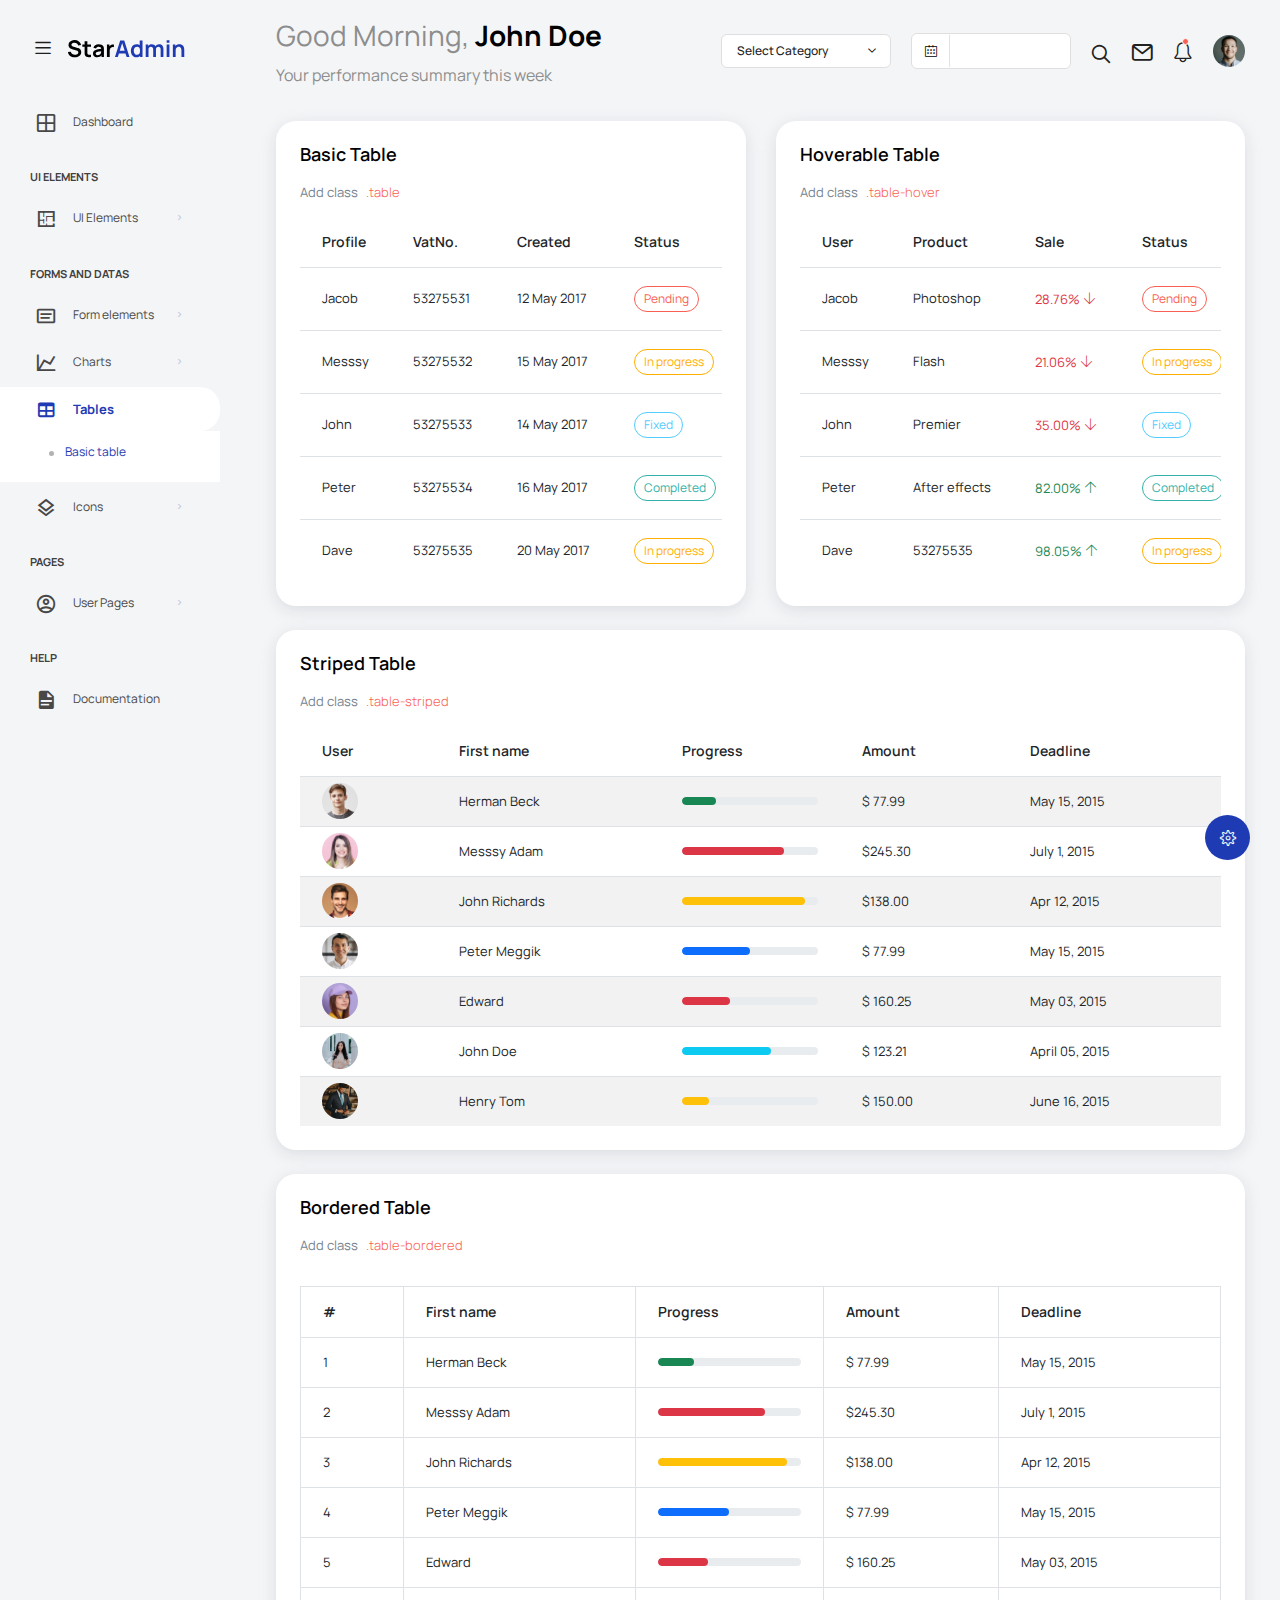
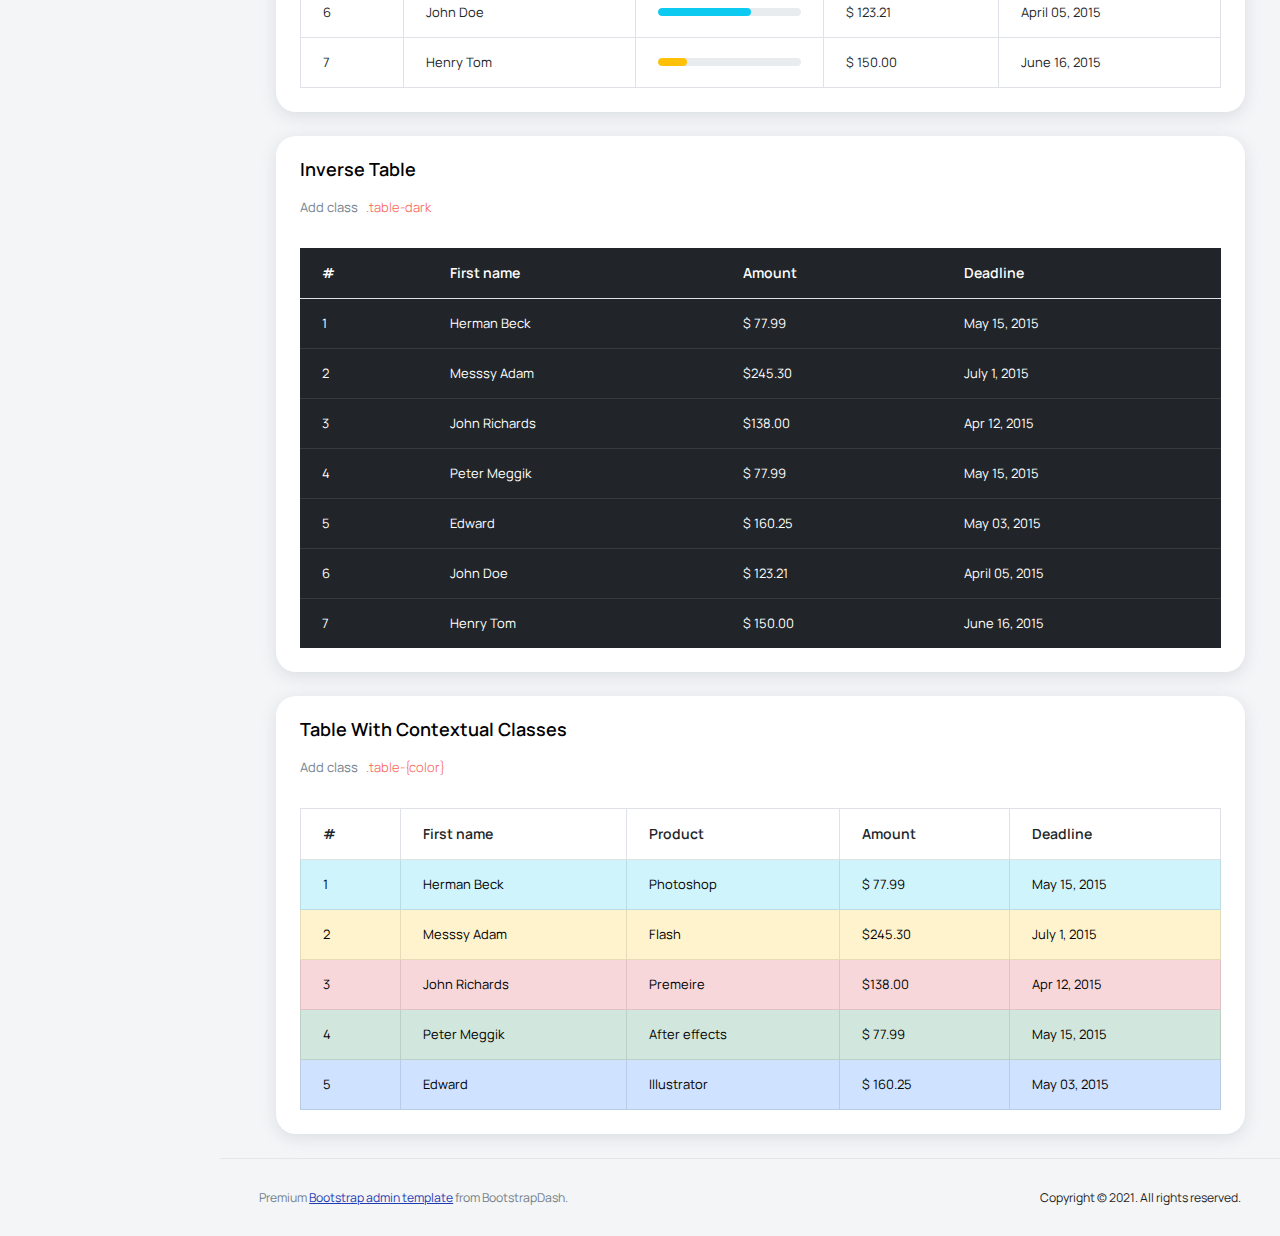
<file: template/pages/tables/basic-table.html>
<!DOCTYPE html>
<html lang="en">

<head>
  <!-- Required meta tags -->
  <meta charset="utf-8">
  <meta name="viewport" content="width=device-width, initial-scale=1, shrink-to-fit=no">
  <title>Star Admin2 </title>
  <!-- plugins:css -->
  <link rel="stylesheet" href="../../vendors/feather/feather.css">
  <link rel="stylesheet" href="../../vendors/mdi/css/materialdesignicons.min.css">
  <link rel="stylesheet" href="../../vendors/ti-icons/css/themify-icons.css">
  <link rel="stylesheet" href="../../vendors/typicons/typicons.css">
  <link rel="stylesheet" href="../../vendors/simple-line-icons/css/simple-line-icons.css">
  <link rel="stylesheet" href="../../vendors/css/vendor.bundle.base.css">
  <!-- endinject -->
  <!-- Plugin css for this page -->
  <!-- End plugin css for this page -->
  <!-- inject:css -->
  <link rel="stylesheet" href="../../css/vertical-layout-light/style.css">
  <!-- endinject -->
  <link rel="shortcut icon" href="../../images/favicon.png" />
</head>

<body>
  <div class="container-scroller">
    <!-- partial:../../partials/_navbar.html -->
    <nav class="navbar default-layout col-lg-12 col-12 p-0 fixed-top d-flex align-items-top flex-row">
      <div class="text-center navbar-brand-wrapper d-flex align-items-center justify-content-start">
        <div class="me-3">
          <button class="navbar-toggler navbar-toggler align-self-center" type="button" data-bs-toggle="minimize">
            <span class="icon-menu"></span>
          </button>
        </div>
        <div>
          <a class="navbar-brand brand-logo" href="../../index.html">
            <img src="../../images/logo.svg" alt="logo" />
          </a>
          <a class="navbar-brand brand-logo-mini" href="../../index.html">
            <img src="../../images/logo-mini.svg" alt="logo" />
          </a>
        </div>
      </div>
      <div class="navbar-menu-wrapper d-flex align-items-top"> 
        <ul class="navbar-nav">
          <li class="nav-item font-weight-semibold d-none d-lg-block ms-0">
            <h1 class="welcome-text">Good Morning, <span class="text-black fw-bold">John Doe</span></h1>
            <h3 class="welcome-sub-text">Your performance summary this week </h3>
          </li>
        </ul>
        <ul class="navbar-nav ms-auto">
          <li class="nav-item dropdown d-none d-lg-block">
            <a class="nav-link dropdown-bordered dropdown-toggle dropdown-toggle-split" id="messageDropdown" href="#" data-bs-toggle="dropdown" aria-expanded="false"> Select Category </a>
            <div class="dropdown-menu dropdown-menu-right navbar-dropdown preview-list pb-0" aria-labelledby="messageDropdown">
              <a class="dropdown-item py-3" >
                <p class="mb-0 font-weight-medium float-left">Select category</p>
              </a>
              <div class="dropdown-divider"></div>
              <a class="dropdown-item preview-item">
                <div class="preview-item-content flex-grow py-2">
                  <p class="preview-subject ellipsis font-weight-medium text-dark">Bootstrap Bundle </p>
                  <p class="fw-light small-text mb-0">This is a Bundle featuring 16 unique dashboards</p>
                </div>
              </a>
              <a class="dropdown-item preview-item">
                <div class="preview-item-content flex-grow py-2">
                  <p class="preview-subject ellipsis font-weight-medium text-dark">Angular Bundle</p>
                  <p class="fw-light small-text mb-0">Everything you’ll ever need for your Angular projects</p>
                </div>
              </a>
              <a class="dropdown-item preview-item">
                <div class="preview-item-content flex-grow py-2">
                  <p class="preview-subject ellipsis font-weight-medium text-dark">VUE Bundle</p>
                  <p class="fw-light small-text mb-0">Bundle of 6 Premium Vue Admin Dashboard</p>
                </div>
              </a>
              <a class="dropdown-item preview-item">
                <div class="preview-item-content flex-grow py-2">
                  <p class="preview-subject ellipsis font-weight-medium text-dark">React Bundle</p>
                  <p class="fw-light small-text mb-0">Bundle of 8 Premium React Admin Dashboard</p>
                </div>
              </a>
            </div>
          </li>
          <li class="nav-item d-none d-lg-block">
            <div id="datepicker-popup" class="input-group date datepicker navbar-date-picker">
              <span class="input-group-addon input-group-prepend border-right">
                <span class="icon-calendar input-group-text calendar-icon"></span>
              </span>
              <input type="text" class="form-control">
            </div>
          </li>
          <li class="nav-item">
            <form class="search-form" action="#">
              <i class="icon-search"></i>
              <input type="search" class="form-control" placeholder="Search Here" title="Search here">
            </form>
          </li>
          <li class="nav-item dropdown">
            <a class="nav-link count-indicator" id="notificationDropdown" href="#" data-bs-toggle="dropdown">
              <i class="icon-mail icon-lg"></i>
            </a>
            <div class="dropdown-menu dropdown-menu-right navbar-dropdown preview-list pb-0" aria-labelledby="notificationDropdown">
              <a class="dropdown-item py-3 border-bottom">
                <p class="mb-0 font-weight-medium float-left">You have 4 new notifications </p>
                <span class="badge badge-pill badge-primary float-right">View all</span>
              </a>
              <a class="dropdown-item preview-item py-3">
                <div class="preview-thumbnail">
                  <i class="mdi mdi-alert m-auto text-primary"></i>
                </div>
                <div class="preview-item-content">
                  <h6 class="preview-subject fw-normal text-dark mb-1">Application Error</h6>
                  <p class="fw-light small-text mb-0"> Just now </p>
                </div>
              </a>
              <a class="dropdown-item preview-item py-3">
                <div class="preview-thumbnail">
                  <i class="mdi mdi-settings m-auto text-primary"></i>
                </div>
                <div class="preview-item-content">
                  <h6 class="preview-subject fw-normal text-dark mb-1">Settings</h6>
                  <p class="fw-light small-text mb-0"> Private message </p>
                </div>
              </a>
              <a class="dropdown-item preview-item py-3">
                <div class="preview-thumbnail">
                  <i class="mdi mdi-airballoon m-auto text-primary"></i>
                </div>
                <div class="preview-item-content">
                  <h6 class="preview-subject fw-normal text-dark mb-1">New user registration</h6>
                  <p class="fw-light small-text mb-0"> 2 days ago </p>
                </div>
              </a>
            </div>
          </li>
          <li class="nav-item dropdown"> 
            <a class="nav-link count-indicator" id="countDropdown" href="#" data-bs-toggle="dropdown" aria-expanded="false">
              <i class="icon-bell"></i>
              <span class="count"></span>
            </a>
            <div class="dropdown-menu dropdown-menu-right navbar-dropdown preview-list pb-0" aria-labelledby="countDropdown">
              <a class="dropdown-item py-3">
                <p class="mb-0 font-weight-medium float-left">You have 7 unread mails </p>
                <span class="badge badge-pill badge-primary float-right">View all</span>
              </a>
              <div class="dropdown-divider"></div>
              <a class="dropdown-item preview-item">
                <div class="preview-thumbnail">
                  <img src="../../images/faces/face10.jpg" alt="image" class="img-sm profile-pic">
                </div>
                <div class="preview-item-content flex-grow py-2">
                  <p class="preview-subject ellipsis font-weight-medium text-dark">Marian Garner </p>
                  <p class="fw-light small-text mb-0"> The meeting is cancelled </p>
                </div>
              </a>
              <a class="dropdown-item preview-item">
                <div class="preview-thumbnail">
                  <img src="../../images/faces/face12.jpg" alt="image" class="img-sm profile-pic">
                </div>
                <div class="preview-item-content flex-grow py-2">
                  <p class="preview-subject ellipsis font-weight-medium text-dark">David Grey </p>
                  <p class="fw-light small-text mb-0"> The meeting is cancelled </p>
                </div>
              </a>
              <a class="dropdown-item preview-item">
                <div class="preview-thumbnail">
                  <img src="../../images/faces/face1.jpg" alt="image" class="img-sm profile-pic">
                </div>
                <div class="preview-item-content flex-grow py-2">
                  <p class="preview-subject ellipsis font-weight-medium text-dark">Travis Jenkins </p>
                  <p class="fw-light small-text mb-0"> The meeting is cancelled </p>
                </div>
              </a>
            </div>
          </li>
          <li class="nav-item dropdown d-none d-lg-block user-dropdown">
            <a class="nav-link" id="UserDropdown" href="#" data-bs-toggle="dropdown" aria-expanded="false">
              <img class="img-xs rounded-circle" src="../../images/faces/face8.jpg" alt="Profile image"> </a>
            <div class="dropdown-menu dropdown-menu-right navbar-dropdown" aria-labelledby="UserDropdown">
              <div class="dropdown-header text-center">
                <img class="img-md rounded-circle" src="../../images/faces/face8.jpg" alt="Profile image">
                <p class="mb-1 mt-3 font-weight-semibold">Allen Moreno</p>
                <p class="fw-light text-muted mb-0">allenmoreno@gmail.com</p>
              </div>
              <a class="dropdown-item"><i class="dropdown-item-icon mdi mdi-account-outline text-primary me-2"></i> My Profile <span class="badge badge-pill badge-danger">1</span></a>
              <a class="dropdown-item"><i class="dropdown-item-icon mdi mdi-message-text-outline text-primary me-2"></i> Messages</a>
              <a class="dropdown-item"><i class="dropdown-item-icon mdi mdi-calendar-check-outline text-primary me-2"></i> Activity</a>
              <a class="dropdown-item"><i class="dropdown-item-icon mdi mdi-help-circle-outline text-primary me-2"></i> FAQ</a>
              <a class="dropdown-item"><i class="dropdown-item-icon mdi mdi-power text-primary me-2"></i>Sign Out</a>
            </div>
          </li>
        </ul>
        <button class="navbar-toggler navbar-toggler-right d-lg-none align-self-center" type="button" data-bs-toggle="offcanvas">
          <span class="mdi mdi-menu"></span>
        </button>
      </div>
    </nav>
    <!-- partial -->
    <div class="container-fluid page-body-wrapper">
      <!-- partial:../../partials/_settings-panel.html -->
      <div class="theme-setting-wrapper">
        <div id="settings-trigger"><i class="ti-settings"></i></div>
        <div id="theme-settings" class="settings-panel">
          <i class="settings-close ti-close"></i>
          <p class="settings-heading">SIDEBAR SKINS</p>
          <div class="sidebar-bg-options selected" id="sidebar-light-theme"><div class="img-ss rounded-circle bg-light border me-3"></div>Light</div>
          <div class="sidebar-bg-options" id="sidebar-dark-theme"><div class="img-ss rounded-circle bg-dark border me-3"></div>Dark</div>
          <p class="settings-heading mt-2">HEADER SKINS</p>
          <div class="color-tiles mx-0 px-4">
            <div class="tiles success"></div>
            <div class="tiles warning"></div>
            <div class="tiles danger"></div>
            <div class="tiles info"></div>
            <div class="tiles dark"></div>
            <div class="tiles default"></div>
          </div>
        </div>
      </div>
      <div id="right-sidebar" class="settings-panel">
        <i class="settings-close ti-close"></i>
        <ul class="nav nav-tabs border-top" id="setting-panel" role="tablist">
          <li class="nav-item">
            <a class="nav-link active" id="todo-tab" data-bs-toggle="tab" href="#todo-section" role="tab" aria-controls="todo-section" aria-expanded="true">TO DO LIST</a>
          </li>
          <li class="nav-item">
            <a class="nav-link" id="chats-tab" data-bs-toggle="tab" href="#chats-section" role="tab" aria-controls="chats-section">CHATS</a>
          </li>
        </ul>
        <div class="tab-content" id="setting-content">
          <div class="tab-pane fade show active scroll-wrapper" id="todo-section" role="tabpanel" aria-labelledby="todo-section">
            <div class="add-items d-flex px-3 mb-0">
              <form class="form w-100">
                <div class="form-group d-flex">
                  <input type="text" class="form-control todo-list-input" placeholder="Add To-do">
                  <button type="submit" class="add btn btn-primary todo-list-add-btn" id="add-task">Add</button>
                </div>
              </form>
            </div>
            <div class="list-wrapper px-3">
              <ul class="d-flex flex-column-reverse todo-list">
                <li>
                  <div class="form-check">
                    <label class="form-check-label">
                      <input class="checkbox" type="checkbox">
                      Team review meeting at 3.00 PM
                    </label>
                  </div>
                  <i class="remove ti-close"></i>
                </li>
                <li>
                  <div class="form-check">
                    <label class="form-check-label">
                      <input class="checkbox" type="checkbox">
                      Prepare for presentation
                    </label>
                  </div>
                  <i class="remove ti-close"></i>
                </li>
                <li>
                  <div class="form-check">
                    <label class="form-check-label">
                      <input class="checkbox" type="checkbox">
                      Resolve all the low priority tickets due today
                    </label>
                  </div>
                  <i class="remove ti-close"></i>
                </li>
                <li class="completed">
                  <div class="form-check">
                    <label class="form-check-label">
                      <input class="checkbox" type="checkbox" checked>
                      Schedule meeting for next week
                    </label>
                  </div>
                  <i class="remove ti-close"></i>
                </li>
                <li class="completed">
                  <div class="form-check">
                    <label class="form-check-label">
                      <input class="checkbox" type="checkbox" checked>
                      Project review
                    </label>
                  </div>
                  <i class="remove ti-close"></i>
                </li>
              </ul>
            </div>
            <h4 class="px-3 text-muted mt-5 fw-light mb-0">Events</h4>
            <div class="events pt-4 px-3">
              <div class="wrapper d-flex mb-2">
                <i class="ti-control-record text-primary me-2"></i>
                <span>Feb 11 2018</span>
              </div>
              <p class="mb-0 font-weight-thin text-gray">Creating component page build a js</p>
              <p class="text-gray mb-0">The total number of sessions</p>
            </div>
            <div class="events pt-4 px-3">
              <div class="wrapper d-flex mb-2">
                <i class="ti-control-record text-primary me-2"></i>
                <span>Feb 7 2018</span>
              </div>
              <p class="mb-0 font-weight-thin text-gray">Meeting with Alisa</p>
              <p class="text-gray mb-0 ">Call Sarah Graves</p>
            </div>
          </div>
          <!-- To do section tab ends -->
          <div class="tab-pane fade" id="chats-section" role="tabpanel" aria-labelledby="chats-section">
            <div class="d-flex align-items-center justify-content-between border-bottom">
              <p class="settings-heading border-top-0 mb-3 pl-3 pt-0 border-bottom-0 pb-0">Friends</p>
              <small class="settings-heading border-top-0 mb-3 pt-0 border-bottom-0 pb-0 pr-3 fw-normal">See All</small>
            </div>
            <ul class="chat-list">
              <li class="list active">
                <div class="profile"><img src="../../images/faces/face1.jpg" alt="image"><span class="online"></span></div>
                <div class="info">
                  <p>Thomas Douglas</p>
                  <p>Available</p>
                </div>
                <small class="text-muted my-auto">19 min</small>
              </li>
              <li class="list">
                <div class="profile"><img src="../../images/faces/face2.jpg" alt="image"><span class="offline"></span></div>
                <div class="info">
                  <div class="wrapper d-flex">
                    <p>Catherine</p>
                  </div>
                  <p>Away</p>
                </div>
                <div class="badge badge-success badge-pill my-auto mx-2">4</div>
                <small class="text-muted my-auto">23 min</small>
              </li>
              <li class="list">
                <div class="profile"><img src="../../images/faces/face3.jpg" alt="image"><span class="online"></span></div>
                <div class="info">
                  <p>Daniel Russell</p>
                  <p>Available</p>
                </div>
                <small class="text-muted my-auto">14 min</small>
              </li>
              <li class="list">
                <div class="profile"><img src="../../images/faces/face4.jpg" alt="image"><span class="offline"></span></div>
                <div class="info">
                  <p>James Richardson</p>
                  <p>Away</p>
                </div>
                <small class="text-muted my-auto">2 min</small>
              </li>
              <li class="list">
                <div class="profile"><img src="../../images/faces/face5.jpg" alt="image"><span class="online"></span></div>
                <div class="info">
                  <p>Madeline Kennedy</p>
                  <p>Available</p>
                </div>
                <small class="text-muted my-auto">5 min</small>
              </li>
              <li class="list">
                <div class="profile"><img src="../../images/faces/face6.jpg" alt="image"><span class="online"></span></div>
                <div class="info">
                  <p>Sarah Graves</p>
                  <p>Available</p>
                </div>
                <small class="text-muted my-auto">47 min</small>
              </li>
            </ul>
          </div>
          <!-- chat tab ends -->
        </div>
      </div>
      <!-- partial -->
      <!-- partial:../../partials/_sidebar.html -->
      <nav class="sidebar sidebar-offcanvas" id="sidebar">
        <ul class="nav">
          <li class="nav-item">
            <a class="nav-link" href="../../index.html">
              <i class="mdi mdi-grid-large menu-icon"></i>
              <span class="menu-title">Dashboard</span>
            </a>
          </li>
          <li class="nav-item nav-category">UI Elements</li>
          <li class="nav-item">
            <a class="nav-link" data-bs-toggle="collapse" href="#ui-basic" aria-expanded="false" aria-controls="ui-basic">
              <i class="menu-icon mdi mdi-floor-plan"></i>
              <span class="menu-title">UI Elements</span>
              <i class="menu-arrow"></i> 
            </a>
            <div class="collapse" id="ui-basic">
              <ul class="nav flex-column sub-menu">
                <li class="nav-item"> <a class="nav-link" href="../../pages/ui-features/buttons.html">Buttons</a></li>
                <li class="nav-item"> <a class="nav-link" href="../../pages/ui-features/dropdowns.html">Dropdowns</a></li>
                <li class="nav-item"> <a class="nav-link" href="../../pages/ui-features/typography.html">Typography</a></li>
              </ul>
            </div>
          </li>
          <li class="nav-item nav-category">Forms and Datas</li>
          <li class="nav-item">
            <a class="nav-link" data-bs-toggle="collapse" href="#form-elements" aria-expanded="false" aria-controls="form-elements">
              <i class="menu-icon mdi mdi-card-text-outline"></i>
              <span class="menu-title">Form elements</span>
              <i class="menu-arrow"></i>
            </a>
            <div class="collapse" id="form-elements">
              <ul class="nav flex-column sub-menu">
                <li class="nav-item"><a class="nav-link" href="../../pages/forms/basic_elements.html">Basic Elements</a></li>
              </ul>
            </div>
          </li>
          <li class="nav-item">
            <a class="nav-link" data-bs-toggle="collapse" href="#charts" aria-expanded="false" aria-controls="charts">
              <i class="menu-icon mdi mdi-chart-line"></i>
              <span class="menu-title">Charts</span>
              <i class="menu-arrow"></i>
            </a>
            <div class="collapse" id="charts">
              <ul class="nav flex-column sub-menu">
                <li class="nav-item"> <a class="nav-link" href="../../pages/charts/chartjs.html">ChartJs</a></li>
              </ul>
            </div>
          </li>
          <li class="nav-item">
            <a class="nav-link" data-bs-toggle="collapse" href="#tables" aria-expanded="false" aria-controls="tables">
              <i class="menu-icon mdi mdi-table"></i>
              <span class="menu-title">Tables</span>
              <i class="menu-arrow"></i>
            </a>
            <div class="collapse" id="tables">
              <ul class="nav flex-column sub-menu">
                <li class="nav-item"> <a class="nav-link" href="../../pages/tables/basic-table.html">Basic table</a></li>
              </ul>
            </div>
          </li>
          <li class="nav-item">
            <a class="nav-link" data-bs-toggle="collapse" href="#icons" aria-expanded="false" aria-controls="icons">
              <i class="menu-icon mdi mdi-layers-outline"></i>
              <span class="menu-title">Icons</span>
              <i class="menu-arrow"></i>
            </a>
            <div class="collapse" id="icons">
              <ul class="nav flex-column sub-menu">
                <li class="nav-item"> <a class="nav-link" href="../../pages/icons/mdi.html">Mdi icons</a></li>
              </ul>
            </div>
          </li>
          <li class="nav-item nav-category">pages</li>
          <li class="nav-item">
            <a class="nav-link" data-bs-toggle="collapse" href="#auth" aria-expanded="false" aria-controls="auth">
              <i class="menu-icon mdi mdi-account-circle-outline"></i>
              <span class="menu-title">User Pages</span>
              <i class="menu-arrow"></i>
            </a>
            <div class="collapse" id="auth">
              <ul class="nav flex-column sub-menu">
                <li class="nav-item"> <a class="nav-link" href="../../pages/samples/login.html"> Login </a></li>
              </ul>
            </div>
          </li>
          <li class="nav-item nav-category">help</li>
          <li class="nav-item">
            <a class="nav-link" href="http://bootstrapdash.com/demo/star-admin2-free/docs/documentation.html">
              <i class="menu-icon mdi mdi-file-document"></i>
              <span class="menu-title">Documentation</span>
            </a>
          </li>
        </ul>
      </nav>
      <!-- partial -->
      <div class="main-panel">
        <div class="content-wrapper">
          <div class="row">
            <div class="col-lg-6 grid-margin stretch-card">
              <div class="card">
                <div class="card-body">
                  <h4 class="card-title">Basic Table</h4>
                  <p class="card-description">
                    Add class <code>.table</code>
                  </p>
                  <div class="table-responsive">
                    <table class="table">
                      <thead>
                        <tr>
                          <th>Profile</th>
                          <th>VatNo.</th>
                          <th>Created</th>
                          <th>Status</th>
                        </tr>
                      </thead>
                      <tbody>
                        <tr>
                          <td>Jacob</td>
                          <td>53275531</td>
                          <td>12 May 2017</td>
                          <td><label class="badge badge-danger">Pending</label></td>
                        </tr>
                        <tr>
                          <td>Messsy</td>
                          <td>53275532</td>
                          <td>15 May 2017</td>
                          <td><label class="badge badge-warning">In progress</label></td>
                        </tr>
                        <tr>
                          <td>John</td>
                          <td>53275533</td>
                          <td>14 May 2017</td>
                          <td><label class="badge badge-info">Fixed</label></td>
                        </tr>
                        <tr>
                          <td>Peter</td>
                          <td>53275534</td>
                          <td>16 May 2017</td>
                          <td><label class="badge badge-success">Completed</label></td>
                        </tr>
                        <tr>
                          <td>Dave</td>
                          <td>53275535</td>
                          <td>20 May 2017</td>
                          <td><label class="badge badge-warning">In progress</label></td>
                        </tr>
                      </tbody>
                    </table>
                  </div>
                </div>
              </div>
            </div>
            <div class="col-lg-6 grid-margin stretch-card">
              <div class="card">
                <div class="card-body">
                  <h4 class="card-title">Hoverable Table</h4>
                  <p class="card-description">
                    Add class <code>.table-hover</code>
                  </p>
                  <div class="table-responsive">
                    <table class="table table-hover">
                      <thead>
                        <tr>
                          <th>User</th>
                          <th>Product</th>
                          <th>Sale</th>
                          <th>Status</th>
                        </tr>
                      </thead>
                      <tbody>
                        <tr>
                          <td>Jacob</td>
                          <td>Photoshop</td>
                          <td class="text-danger"> 28.76% <i class="ti-arrow-down"></i></td>
                          <td><label class="badge badge-danger">Pending</label></td>
                        </tr>
                        <tr>
                          <td>Messsy</td>
                          <td>Flash</td>
                          <td class="text-danger"> 21.06% <i class="ti-arrow-down"></i></td>
                          <td><label class="badge badge-warning">In progress</label></td>
                        </tr>
                        <tr>
                          <td>John</td>
                          <td>Premier</td>
                          <td class="text-danger"> 35.00% <i class="ti-arrow-down"></i></td>
                          <td><label class="badge badge-info">Fixed</label></td>
                        </tr>
                        <tr>
                          <td>Peter</td>
                          <td>After effects</td>
                          <td class="text-success"> 82.00% <i class="ti-arrow-up"></i></td>
                          <td><label class="badge badge-success">Completed</label></td>
                        </tr>
                        <tr>
                          <td>Dave</td>
                          <td>53275535</td>
                          <td class="text-success"> 98.05% <i class="ti-arrow-up"></i></td>
                          <td><label class="badge badge-warning">In progress</label></td>
                        </tr>
                      </tbody>
                    </table>
                  </div>
                </div>
              </div>
            </div>
            <div class="col-lg-12 grid-margin stretch-card">
              <div class="card">
                <div class="card-body">
                  <h4 class="card-title">Striped Table</h4>
                  <p class="card-description">
                    Add class <code>.table-striped</code>
                  </p>
                  <div class="table-responsive">
                    <table class="table table-striped">
                      <thead>
                        <tr>
                          <th>
                            User
                          </th>
                          <th>
                            First name
                          </th>
                          <th>
                            Progress
                          </th>
                          <th>
                            Amount
                          </th>
                          <th>
                            Deadline
                          </th>
                        </tr>
                      </thead>
                      <tbody>
                        <tr>
                          <td class="py-1">
                            <img src="../../images/faces/face1.jpg" alt="image"/>
                          </td>
                          <td>
                            Herman Beck
                          </td>
                          <td>
                            <div class="progress">
                              <div class="progress-bar bg-success" role="progressbar" style="width: 25%" aria-valuenow="25" aria-valuemin="0" aria-valuemax="100"></div>
                            </div>
                          </td>
                          <td>
                            $ 77.99
                          </td>
                          <td>
                            May 15, 2015
                          </td>
                        </tr>
                        <tr>
                          <td class="py-1">
                            <img src="../../images/faces/face2.jpg" alt="image"/>
                          </td>
                          <td>
                            Messsy Adam
                          </td>
                          <td>
                            <div class="progress">
                              <div class="progress-bar bg-danger" role="progressbar" style="width: 75%" aria-valuenow="75" aria-valuemin="0" aria-valuemax="100"></div>
                            </div>
                          </td>
                          <td>
                            $245.30
                          </td>
                          <td>
                            July 1, 2015
                          </td>
                        </tr>
                        <tr>
                          <td class="py-1">
                            <img src="../../images/faces/face3.jpg" alt="image"/>
                          </td>
                          <td>
                            John Richards
                          </td>
                          <td>
                            <div class="progress">
                              <div class="progress-bar bg-warning" role="progressbar" style="width: 90%" aria-valuenow="90" aria-valuemin="0" aria-valuemax="100"></div>
                            </div>
                          </td>
                          <td>
                            $138.00
                          </td>
                          <td>
                            Apr 12, 2015
                          </td>
                        </tr>
                        <tr>
                          <td class="py-1">
                            <img src="../../images/faces/face4.jpg" alt="image"/>
                          </td>
                          <td>
                            Peter Meggik
                          </td>
                          <td>
                            <div class="progress">
                              <div class="progress-bar bg-primary" role="progressbar" style="width: 50%" aria-valuenow="50" aria-valuemin="0" aria-valuemax="100"></div>
                            </div>
                          </td>
                          <td>
                            $ 77.99
                          </td>
                          <td>
                            May 15, 2015
                          </td>
                        </tr>
                        <tr>
                          <td class="py-1">
                            <img src="../../images/faces/face5.jpg" alt="image"/>
                          </td>
                          <td>
                            Edward
                          </td>
                          <td>
                            <div class="progress">
                              <div class="progress-bar bg-danger" role="progressbar" style="width: 35%" aria-valuenow="35" aria-valuemin="0" aria-valuemax="100"></div>
                            </div>
                          </td>
                          <td>
                            $ 160.25
                          </td>
                          <td>
                            May 03, 2015
                          </td>
                        </tr>
                        <tr>
                          <td class="py-1">
                            <img src="../../images/faces/face6.jpg" alt="image"/>
                          </td>
                          <td>
                            John Doe
                          </td>
                          <td>
                            <div class="progress">
                              <div class="progress-bar bg-info" role="progressbar" style="width: 65%" aria-valuenow="65" aria-valuemin="0" aria-valuemax="100"></div>
                            </div>
                          </td>
                          <td>
                            $ 123.21
                          </td>
                          <td>
                            April 05, 2015
                          </td>
                        </tr>
                        <tr>
                          <td class="py-1">
                            <img src="../../images/faces/face7.jpg" alt="image"/>
                          </td>
                          <td>
                            Henry Tom
                          </td>
                          <td>
                            <div class="progress">
                              <div class="progress-bar bg-warning" role="progressbar" style="width: 20%" aria-valuenow="20" aria-valuemin="0" aria-valuemax="100"></div>
                            </div>
                          </td>
                          <td>
                            $ 150.00
                          </td>
                          <td>
                            June 16, 2015
                          </td>
                        </tr>
                      </tbody>
                    </table>
                  </div>
                </div>
              </div>
            </div>
            <div class="col-lg-12 grid-margin stretch-card">
              <div class="card">
                <div class="card-body">
                  <h4 class="card-title">Bordered table</h4>
                  <p class="card-description">
                    Add class <code>.table-bordered</code>
                  </p>
                  <div class="table-responsive pt-3">
                    <table class="table table-bordered">
                      <thead>
                        <tr>
                          <th>
                            #
                          </th>
                          <th>
                            First name
                          </th>
                          <th>
                            Progress
                          </th>
                          <th>
                            Amount
                          </th>
                          <th>
                            Deadline
                          </th>
                        </tr>
                      </thead>
                      <tbody>
                        <tr>
                          <td>
                            1
                          </td>
                          <td>
                            Herman Beck
                          </td>
                          <td>
                            <div class="progress">
                              <div class="progress-bar bg-success" role="progressbar" style="width: 25%" aria-valuenow="25" aria-valuemin="0" aria-valuemax="100"></div>
                            </div>
                          </td>
                          <td>
                            $ 77.99
                          </td>
                          <td>
                            May 15, 2015
                          </td>
                        </tr>
                        <tr>
                          <td>
                            2
                          </td>
                          <td>
                            Messsy Adam
                          </td>
                          <td>
                            <div class="progress">
                              <div class="progress-bar bg-danger" role="progressbar" style="width: 75%" aria-valuenow="75" aria-valuemin="0" aria-valuemax="100"></div>
                            </div>
                          </td>
                          <td>
                            $245.30
                          </td>
                          <td>
                            July 1, 2015
                          </td>
                        </tr>
                        <tr>
                          <td>
                            3
                          </td>
                          <td>
                            John Richards
                          </td>
                          <td>
                            <div class="progress">
                              <div class="progress-bar bg-warning" role="progressbar" style="width: 90%" aria-valuenow="90" aria-valuemin="0" aria-valuemax="100"></div>
                            </div>
                          </td>
                          <td>
                            $138.00
                          </td>
                          <td>
                            Apr 12, 2015
                          </td>
                        </tr>
                        <tr>
                          <td>
                            4
                          </td>
                          <td>
                            Peter Meggik
                          </td>
                          <td>
                            <div class="progress">
                              <div class="progress-bar bg-primary" role="progressbar" style="width: 50%" aria-valuenow="50" aria-valuemin="0" aria-valuemax="100"></div>
                            </div>
                          </td>
                          <td>
                            $ 77.99
                          </td>
                          <td>
                            May 15, 2015
                          </td>
                        </tr>
                        <tr>
                          <td>
                            5
                          </td>
                          <td>
                            Edward
                          </td>
                          <td>
                            <div class="progress">
                              <div class="progress-bar bg-danger" role="progressbar" style="width: 35%" aria-valuenow="35" aria-valuemin="0" aria-valuemax="100"></div>
                            </div>
                          </td>
                          <td>
                            $ 160.25
                          </td>
                          <td>
                            May 03, 2015
                          </td>
                        </tr>
                        <tr>
                          <td>
                            6
                          </td>
                          <td>
                            John Doe
                          </td>
                          <td>
                            <div class="progress">
                              <div class="progress-bar bg-info" role="progressbar" style="width: 65%" aria-valuenow="65" aria-valuemin="0" aria-valuemax="100"></div>
                            </div>
                          </td>
                          <td>
                            $ 123.21
                          </td>
                          <td>
                            April 05, 2015
                          </td>
                        </tr>
                        <tr>
                          <td>
                            7
                          </td>
                          <td>
                            Henry Tom
                          </td>
                          <td>
                            <div class="progress">
                              <div class="progress-bar bg-warning" role="progressbar" style="width: 20%" aria-valuenow="20" aria-valuemin="0" aria-valuemax="100"></div>
                            </div>
                          </td>
                          <td>
                            $ 150.00
                          </td>
                          <td>
                            June 16, 2015
                          </td>
                        </tr>
                      </tbody>
                    </table>
                  </div>
                </div>
              </div>
            </div>
            <div class="col-lg-12 grid-margin stretch-card">
              <div class="card">
                <div class="card-body">
                  <h4 class="card-title">Inverse table</h4>
                  <p class="card-description">
                    Add class <code>.table-dark</code>
                  </p>
                  <div class="table-responsive pt-3">
                    <table class="table table-dark">
                      <thead>
                        <tr>
                          <th>
                            #
                          </th>
                          <th>
                            First name
                          </th>
                          <th>
                            Amount
                          </th>
                          <th>
                            Deadline
                          </th>
                        </tr>
                      </thead>
                      <tbody>
                        <tr>
                          <td>
                            1
                          </td>
                          <td>
                            Herman Beck
                          </td>
                          <td>
                            $ 77.99
                          </td>
                          <td>
                            May 15, 2015
                          </td>
                        </tr>
                        <tr>
                          <td>
                            2
                          </td>
                          <td>
                            Messsy Adam
                          </td>
                          <td>
                            $245.30
                          </td>
                          <td>
                            July 1, 2015
                          </td>
                        </tr>
                        <tr>
                          <td>
                            3
                          </td>
                          <td>
                            John Richards
                          </td>
                          <td>
                            $138.00
                          </td>
                          <td>
                            Apr 12, 2015
                          </td>
                        </tr>
                        <tr>
                          <td>
                            4
                          </td>
                          <td>
                            Peter Meggik
                          </td>
                          <td>
                            $ 77.99
                          </td>
                          <td>
                            May 15, 2015
                          </td>
                        </tr>
                        <tr>
                          <td>
                            5
                          </td>
                          <td>
                            Edward
                          </td>
                          <td>
                            $ 160.25
                          </td>
                          <td>
                            May 03, 2015
                          </td>
                        </tr>
                        <tr>
                          <td>
                            6
                          </td>
                          <td>
                            John Doe
                          </td>
                          <td>
                            $ 123.21
                          </td>
                          <td>
                            April 05, 2015
                          </td>
                        </tr>
                        <tr>
                          <td>
                            7
                          </td>
                          <td>
                            Henry Tom
                          </td>
                          <td>
                            $ 150.00
                          </td>
                          <td>
                            June 16, 2015
                          </td>
                        </tr>
                      </tbody>
                    </table>
                  </div>
                </div>
              </div>
            </div>
            <div class="col-lg-12 stretch-card">
              <div class="card">
                <div class="card-body">
                  <h4 class="card-title">Table with contextual classes</h4>
                  <p class="card-description">
                    Add class <code>.table-{color}</code>
                  </p>
                  <div class="table-responsive pt-3">
                    <table class="table table-bordered">
                      <thead>
                        <tr>
                          <th>
                            #
                          </th>
                          <th>
                            First name
                          </th>
                          <th>
                            Product
                          </th>
                          <th>
                            Amount
                          </th>
                          <th>
                            Deadline
                          </th>
                        </tr>
                      </thead>
                      <tbody>
                        <tr class="table-info">
                          <td>
                            1
                          </td>
                          <td>
                            Herman Beck
                          </td>
                          <td>
                            Photoshop
                          </td>
                          <td>
                            $ 77.99
                          </td>
                          <td>
                            May 15, 2015
                          </td>
                        </tr>
                        <tr class="table-warning">
                          <td>
                            2
                          </td>
                          <td>
                            Messsy Adam
                          </td>
                          <td>
                            Flash
                          </td>
                          <td>
                            $245.30
                          </td>
                          <td>
                            July 1, 2015
                          </td>
                        </tr>
                        <tr class="table-danger">
                          <td>
                            3
                          </td>
                          <td>
                            John Richards
                          </td>
                          <td>
                            Premeire
                          </td>
                          <td>
                            $138.00
                          </td>
                          <td>
                            Apr 12, 2015
                          </td>
                        </tr>
                        <tr class="table-success">
                          <td>
                            4
                          </td>
                          <td>
                            Peter Meggik
                          </td>
                          <td>
                            After effects
                          </td>
                          <td>
                            $ 77.99
                          </td>
                          <td>
                            May 15, 2015
                          </td>
                        </tr>
                        <tr class="table-primary">
                          <td>
                            5
                          </td>
                          <td>
                            Edward
                          </td>
                          <td>
                            Illustrator
                          </td>
                          <td>
                            $ 160.25
                          </td>
                          <td>
                            May 03, 2015
                          </td>
                        </tr>
                      </tbody>
                    </table>
                  </div>
                </div>
              </div>
            </div>
          </div>
        </div>
        <!-- content-wrapper ends -->
        <!-- partial:../../partials/_footer.html -->
        <footer class="footer">
          <div class="d-sm-flex justify-content-center justify-content-sm-between">
            <span class="text-muted text-center text-sm-left d-block d-sm-inline-block">Premium <a href="https://www.bootstrapdash.com/" target="_blank">Bootstrap admin template</a> from BootstrapDash.</span>
            <span class="float-none float-sm-right d-block mt-1 mt-sm-0 text-center">Copyright © 2021. All rights reserved.</span>
          </div>
        </footer>
        <!-- partial -->
      </div>
      <!-- main-panel ends -->
    </div>
    <!-- page-body-wrapper ends -->
  </div>
  <!-- container-scroller -->
  <!-- plugins:js -->
  <script src="../../vendors/js/vendor.bundle.base.js"></script>
  <!-- endinject -->
  <!-- Plugin js for this page -->
  <script src="../../vendors/bootstrap-datepicker/bootstrap-datepicker.min.js"></script>
  <!-- End plugin js for this page -->
  <!-- inject:js -->
  <script src="../../js/off-canvas.js"></script>
  <script src="../../js/hoverable-collapse.js"></script>
  <script src="../../js/template.js"></script>
  <script src="../../js/settings.js"></script>
  <script src="../../js/todolist.js"></script>
  <!-- endinject -->
  <!-- Custom js for this page-->
  <!-- End custom js for this page-->
</body>

</html>
</file>
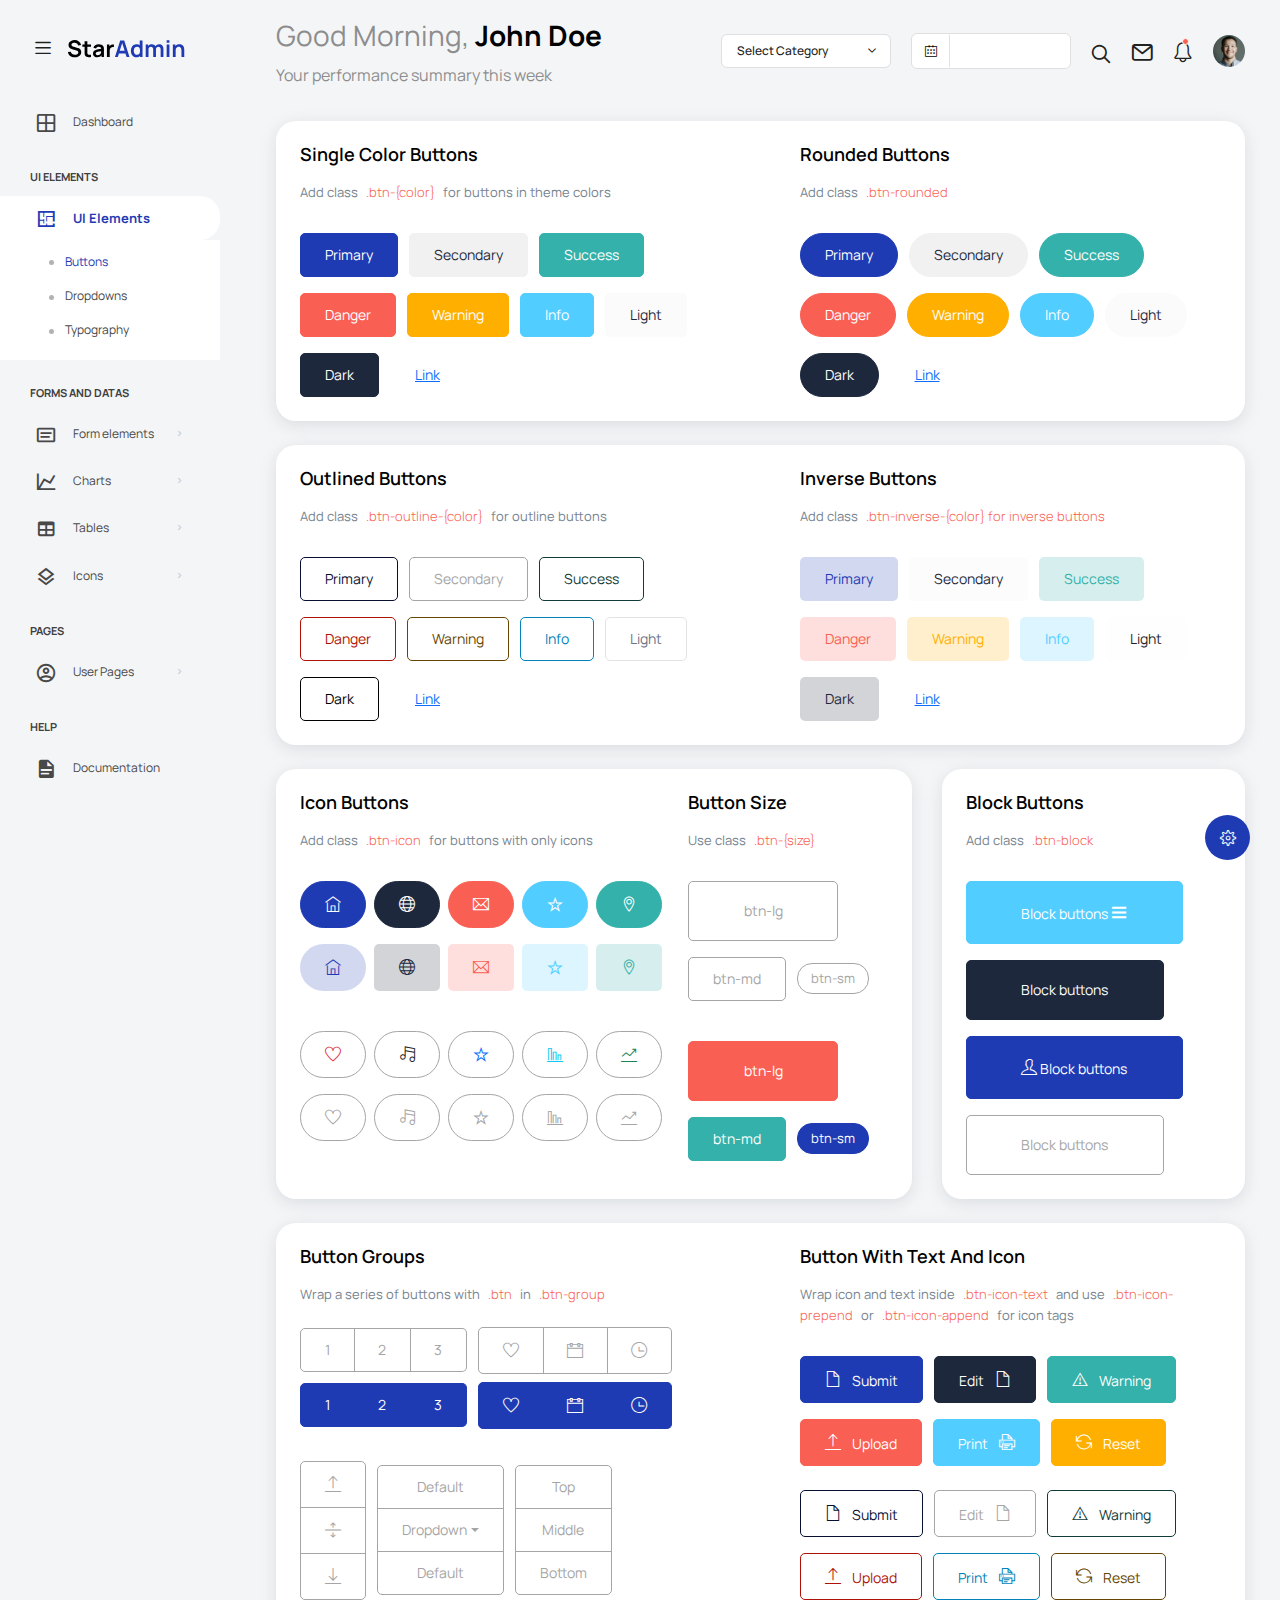
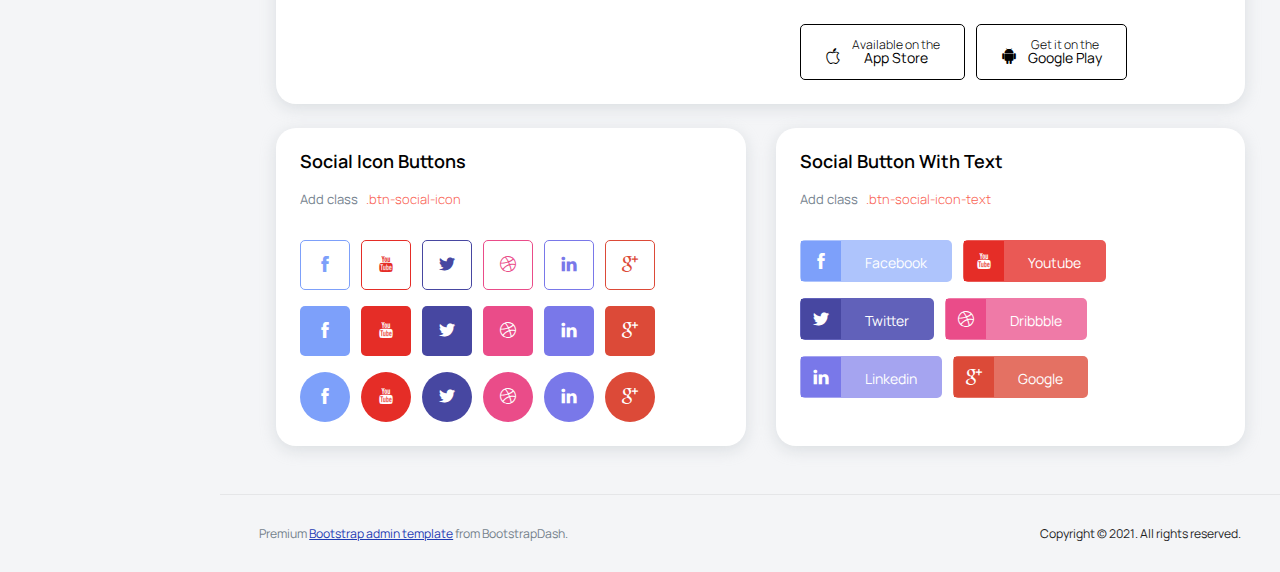
<file: template/pages/ui-features/buttons.html>
<!DOCTYPE html>
<html lang="en">

<head>
  <!-- Required meta tags -->
  <meta charset="utf-8">
  <meta name="viewport" content="width=device-width, initial-scale=1, shrink-to-fit=no">
  <title>Star Admin2 </title>
  <!-- plugins:css -->
  <link rel="stylesheet" href="../../vendors/feather/feather.css">
  <link rel="stylesheet" href="../../vendors/mdi/css/materialdesignicons.min.css">
  <link rel="stylesheet" href="../../vendors/ti-icons/css/themify-icons.css">
  <link rel="stylesheet" href="../../vendors/typicons/typicons.css">
  <link rel="stylesheet" href="../../vendors/simple-line-icons/css/simple-line-icons.css">
  <link rel="stylesheet" href="../../vendors/css/vendor.bundle.base.css">
  <!-- endinject -->
  <!-- Plugin css for this page -->
  <!-- End plugin css for this page -->
  <!-- inject:css -->
  <link rel="stylesheet" href="../../css/vertical-layout-light/style.css">
  <!-- endinject -->
  <link rel="shortcut icon" href="../../images/favicon.png" />
</head>

<body>
  <div class="container-scroller">
    <!-- partial:../../partials/_navbar.html -->
    <nav class="navbar default-layout col-lg-12 col-12 p-0 fixed-top d-flex align-items-top flex-row">
      <div class="text-center navbar-brand-wrapper d-flex align-items-center justify-content-start">
        <div class="me-3">
          <button class="navbar-toggler navbar-toggler align-self-center" type="button" data-bs-toggle="minimize">
            <span class="icon-menu"></span>
          </button>
        </div>
        <div>
          <a class="navbar-brand brand-logo" href="../../index.html">
            <img src="../../images/logo.svg" alt="logo" />
          </a>
          <a class="navbar-brand brand-logo-mini" href="../../index.html">
            <img src="../../images/logo-mini.svg" alt="logo" />
          </a>
        </div>
      </div>
      <div class="navbar-menu-wrapper d-flex align-items-top"> 
        <ul class="navbar-nav">
          <li class="nav-item font-weight-semibold d-none d-lg-block ms-0">
            <h1 class="welcome-text">Good Morning, <span class="text-black fw-bold">John Doe</span></h1>
            <h3 class="welcome-sub-text">Your performance summary this week </h3>
          </li>
        </ul>
        <ul class="navbar-nav ms-auto">
          <li class="nav-item dropdown d-none d-lg-block">
            <a class="nav-link dropdown-bordered dropdown-toggle dropdown-toggle-split" id="messageDropdown" href="#" data-bs-toggle="dropdown" aria-expanded="false"> Select Category </a>
            <div class="dropdown-menu dropdown-menu-right navbar-dropdown preview-list pb-0" aria-labelledby="messageDropdown">
              <a class="dropdown-item py-3" >
                <p class="mb-0 font-weight-medium float-left">Select category</p>
              </a>
              <div class="dropdown-divider"></div>
              <a class="dropdown-item preview-item">
                <div class="preview-item-content flex-grow py-2">
                  <p class="preview-subject ellipsis font-weight-medium text-dark">Bootstrap Bundle </p>
                  <p class="fw-light small-text mb-0">This is a Bundle featuring 16 unique dashboards</p>
                </div>
              </a>
              <a class="dropdown-item preview-item">
                <div class="preview-item-content flex-grow py-2">
                  <p class="preview-subject ellipsis font-weight-medium text-dark">Angular Bundle</p>
                  <p class="fw-light small-text mb-0">Everything you’ll ever need for your Angular projects</p>
                </div>
              </a>
              <a class="dropdown-item preview-item">
                <div class="preview-item-content flex-grow py-2">
                  <p class="preview-subject ellipsis font-weight-medium text-dark">VUE Bundle</p>
                  <p class="fw-light small-text mb-0">Bundle of 6 Premium Vue Admin Dashboard</p>
                </div>
              </a>
              <a class="dropdown-item preview-item">
                <div class="preview-item-content flex-grow py-2">
                  <p class="preview-subject ellipsis font-weight-medium text-dark">React Bundle</p>
                  <p class="fw-light small-text mb-0">Bundle of 8 Premium React Admin Dashboard</p>
                </div>
              </a>
            </div>
          </li>
          <li class="nav-item d-none d-lg-block">
            <div id="datepicker-popup" class="input-group date datepicker navbar-date-picker">
              <span class="input-group-addon input-group-prepend border-right">
                <span class="icon-calendar input-group-text calendar-icon"></span>
              </span>
              <input type="text" class="form-control">
            </div>
          </li>
          <li class="nav-item">
            <form class="search-form" action="#">
              <i class="icon-search"></i>
              <input type="search" class="form-control" placeholder="Search Here" title="Search here">
            </form>
          </li>
          <li class="nav-item dropdown">
            <a class="nav-link count-indicator" id="notificationDropdown" href="#" data-bs-toggle="dropdown">
              <i class="icon-mail icon-lg"></i>
            </a>
            <div class="dropdown-menu dropdown-menu-right navbar-dropdown preview-list pb-0" aria-labelledby="notificationDropdown">
              <a class="dropdown-item py-3 border-bottom">
                <p class="mb-0 font-weight-medium float-left">You have 4 new notifications </p>
                <span class="badge badge-pill badge-primary float-right">View all</span>
              </a>
              <a class="dropdown-item preview-item py-3">
                <div class="preview-thumbnail">
                  <i class="mdi mdi-alert m-auto text-primary"></i>
                </div>
                <div class="preview-item-content">
                  <h6 class="preview-subject fw-normal text-dark mb-1">Application Error</h6>
                  <p class="fw-light small-text mb-0"> Just now </p>
                </div>
              </a>
              <a class="dropdown-item preview-item py-3">
                <div class="preview-thumbnail">
                  <i class="mdi mdi-settings m-auto text-primary"></i>
                </div>
                <div class="preview-item-content">
                  <h6 class="preview-subject fw-normal text-dark mb-1">Settings</h6>
                  <p class="fw-light small-text mb-0"> Private message </p>
                </div>
              </a>
              <a class="dropdown-item preview-item py-3">
                <div class="preview-thumbnail">
                  <i class="mdi mdi-airballoon m-auto text-primary"></i>
                </div>
                <div class="preview-item-content">
                  <h6 class="preview-subject fw-normal text-dark mb-1">New user registration</h6>
                  <p class="fw-light small-text mb-0"> 2 days ago </p>
                </div>
              </a>
            </div>
          </li>
          <li class="nav-item dropdown"> 
            <a class="nav-link count-indicator" id="countDropdown" href="#" data-bs-toggle="dropdown" aria-expanded="false">
              <i class="icon-bell"></i>
              <span class="count"></span>
            </a>
            <div class="dropdown-menu dropdown-menu-right navbar-dropdown preview-list pb-0" aria-labelledby="countDropdown">
              <a class="dropdown-item py-3">
                <p class="mb-0 font-weight-medium float-left">You have 7 unread mails </p>
                <span class="badge badge-pill badge-primary float-right">View all</span>
              </a>
              <div class="dropdown-divider"></div>
              <a class="dropdown-item preview-item">
                <div class="preview-thumbnail">
                  <img src="../../images/faces/face10.jpg" alt="image" class="img-sm profile-pic">
                </div>
                <div class="preview-item-content flex-grow py-2">
                  <p class="preview-subject ellipsis font-weight-medium text-dark">Marian Garner </p>
                  <p class="fw-light small-text mb-0"> The meeting is cancelled </p>
                </div>
              </a>
              <a class="dropdown-item preview-item">
                <div class="preview-thumbnail">
                  <img src="../../images/faces/face12.jpg" alt="image" class="img-sm profile-pic">
                </div>
                <div class="preview-item-content flex-grow py-2">
                  <p class="preview-subject ellipsis font-weight-medium text-dark">David Grey </p>
                  <p class="fw-light small-text mb-0"> The meeting is cancelled </p>
                </div>
              </a>
              <a class="dropdown-item preview-item">
                <div class="preview-thumbnail">
                  <img src="../../images/faces/face1.jpg" alt="image" class="img-sm profile-pic">
                </div>
                <div class="preview-item-content flex-grow py-2">
                  <p class="preview-subject ellipsis font-weight-medium text-dark">Travis Jenkins </p>
                  <p class="fw-light small-text mb-0"> The meeting is cancelled </p>
                </div>
              </a>
            </div>
          </li>
          <li class="nav-item dropdown d-none d-lg-block user-dropdown">
            <a class="nav-link" id="UserDropdown" href="#" data-bs-toggle="dropdown" aria-expanded="false">
              <img class="img-xs rounded-circle" src="../../images/faces/face8.jpg" alt="Profile image"> </a>
            <div class="dropdown-menu dropdown-menu-right navbar-dropdown" aria-labelledby="UserDropdown">
              <div class="dropdown-header text-center">
                <img class="img-md rounded-circle" src="../../images/faces/face8.jpg" alt="Profile image">
                <p class="mb-1 mt-3 font-weight-semibold">Allen Moreno</p>
                <p class="fw-light text-muted mb-0">allenmoreno@gmail.com</p>
              </div>
              <a class="dropdown-item"><i class="dropdown-item-icon mdi mdi-account-outline text-primary me-2"></i> My Profile <span class="badge badge-pill badge-danger">1</span></a>
              <a class="dropdown-item"><i class="dropdown-item-icon mdi mdi-message-text-outline text-primary me-2"></i> Messages</a>
              <a class="dropdown-item"><i class="dropdown-item-icon mdi mdi-calendar-check-outline text-primary me-2"></i> Activity</a>
              <a class="dropdown-item"><i class="dropdown-item-icon mdi mdi-help-circle-outline text-primary me-2"></i> FAQ</a>
              <a class="dropdown-item"><i class="dropdown-item-icon mdi mdi-power text-primary me-2"></i>Sign Out</a>
            </div>
          </li>
        </ul>
        <button class="navbar-toggler navbar-toggler-right d-lg-none align-self-center" type="button" data-bs-toggle="offcanvas">
          <span class="mdi mdi-menu"></span>
        </button>
      </div>
    </nav>
    <!-- partial -->
    <div class="container-fluid page-body-wrapper">
      <!-- partial:../../partials/_settings-panel.html -->
      <div class="theme-setting-wrapper">
        <div id="settings-trigger"><i class="ti-settings"></i></div>
        <div id="theme-settings" class="settings-panel">
          <i class="settings-close ti-close"></i>
          <p class="settings-heading">SIDEBAR SKINS</p>
          <div class="sidebar-bg-options selected" id="sidebar-light-theme"><div class="img-ss rounded-circle bg-light border me-3"></div>Light</div>
          <div class="sidebar-bg-options" id="sidebar-dark-theme"><div class="img-ss rounded-circle bg-dark border me-3"></div>Dark</div>
          <p class="settings-heading mt-2">HEADER SKINS</p>
          <div class="color-tiles mx-0 px-4">
            <div class="tiles success"></div>
            <div class="tiles warning"></div>
            <div class="tiles danger"></div>
            <div class="tiles info"></div>
            <div class="tiles dark"></div>
            <div class="tiles default"></div>
          </div>
        </div>
      </div>
      <div id="right-sidebar" class="settings-panel">
        <i class="settings-close ti-close"></i>
        <ul class="nav nav-tabs border-top" id="setting-panel" role="tablist">
          <li class="nav-item">
            <a class="nav-link active" id="todo-tab" data-bs-toggle="tab" href="#todo-section" role="tab" aria-controls="todo-section" aria-expanded="true">TO DO LIST</a>
          </li>
          <li class="nav-item">
            <a class="nav-link" id="chats-tab" data-bs-toggle="tab" href="#chats-section" role="tab" aria-controls="chats-section">CHATS</a>
          </li>
        </ul>
        <div class="tab-content" id="setting-content">
          <div class="tab-pane fade show active scroll-wrapper" id="todo-section" role="tabpanel" aria-labelledby="todo-section">
            <div class="add-items d-flex px-3 mb-0">
              <form class="form w-100">
                <div class="form-group d-flex">
                  <input type="text" class="form-control todo-list-input" placeholder="Add To-do">
                  <button type="submit" class="add btn btn-primary todo-list-add-btn" id="add-task">Add</button>
                </div>
              </form>
            </div>
            <div class="list-wrapper px-3">
              <ul class="d-flex flex-column-reverse todo-list">
                <li>
                  <div class="form-check">
                    <label class="form-check-label">
                      <input class="checkbox" type="checkbox">
                      Team review meeting at 3.00 PM
                    </label>
                  </div>
                  <i class="remove ti-close"></i>
                </li>
                <li>
                  <div class="form-check">
                    <label class="form-check-label">
                      <input class="checkbox" type="checkbox">
                      Prepare for presentation
                    </label>
                  </div>
                  <i class="remove ti-close"></i>
                </li>
                <li>
                  <div class="form-check">
                    <label class="form-check-label">
                      <input class="checkbox" type="checkbox">
                      Resolve all the low priority tickets due today
                    </label>
                  </div>
                  <i class="remove ti-close"></i>
                </li>
                <li class="completed">
                  <div class="form-check">
                    <label class="form-check-label">
                      <input class="checkbox" type="checkbox" checked>
                      Schedule meeting for next week
                    </label>
                  </div>
                  <i class="remove ti-close"></i>
                </li>
                <li class="completed">
                  <div class="form-check">
                    <label class="form-check-label">
                      <input class="checkbox" type="checkbox" checked>
                      Project review
                    </label>
                  </div>
                  <i class="remove ti-close"></i>
                </li>
              </ul>
            </div>
            <h4 class="px-3 text-muted mt-5 fw-light mb-0">Events</h4>
            <div class="events pt-4 px-3">
              <div class="wrapper d-flex mb-2">
                <i class="ti-control-record text-primary me-2"></i>
                <span>Feb 11 2018</span>
              </div>
              <p class="mb-0 font-weight-thin text-gray">Creating component page build a js</p>
              <p class="text-gray mb-0">The total number of sessions</p>
            </div>
            <div class="events pt-4 px-3">
              <div class="wrapper d-flex mb-2">
                <i class="ti-control-record text-primary me-2"></i>
                <span>Feb 7 2018</span>
              </div>
              <p class="mb-0 font-weight-thin text-gray">Meeting with Alisa</p>
              <p class="text-gray mb-0 ">Call Sarah Graves</p>
            </div>
          </div>
          <!-- To do section tab ends -->
          <div class="tab-pane fade" id="chats-section" role="tabpanel" aria-labelledby="chats-section">
            <div class="d-flex align-items-center justify-content-between border-bottom">
              <p class="settings-heading border-top-0 mb-3 pl-3 pt-0 border-bottom-0 pb-0">Friends</p>
              <small class="settings-heading border-top-0 mb-3 pt-0 border-bottom-0 pb-0 pr-3 fw-normal">See All</small>
            </div>
            <ul class="chat-list">
              <li class="list active">
                <div class="profile"><img src="../../images/faces/face1.jpg" alt="image"><span class="online"></span></div>
                <div class="info">
                  <p>Thomas Douglas</p>
                  <p>Available</p>
                </div>
                <small class="text-muted my-auto">19 min</small>
              </li>
              <li class="list">
                <div class="profile"><img src="../../images/faces/face2.jpg" alt="image"><span class="offline"></span></div>
                <div class="info">
                  <div class="wrapper d-flex">
                    <p>Catherine</p>
                  </div>
                  <p>Away</p>
                </div>
                <div class="badge badge-success badge-pill my-auto mx-2">4</div>
                <small class="text-muted my-auto">23 min</small>
              </li>
              <li class="list">
                <div class="profile"><img src="../../images/faces/face3.jpg" alt="image"><span class="online"></span></div>
                <div class="info">
                  <p>Daniel Russell</p>
                  <p>Available</p>
                </div>
                <small class="text-muted my-auto">14 min</small>
              </li>
              <li class="list">
                <div class="profile"><img src="../../images/faces/face4.jpg" alt="image"><span class="offline"></span></div>
                <div class="info">
                  <p>James Richardson</p>
                  <p>Away</p>
                </div>
                <small class="text-muted my-auto">2 min</small>
              </li>
              <li class="list">
                <div class="profile"><img src="../../images/faces/face5.jpg" alt="image"><span class="online"></span></div>
                <div class="info">
                  <p>Madeline Kennedy</p>
                  <p>Available</p>
                </div>
                <small class="text-muted my-auto">5 min</small>
              </li>
              <li class="list">
                <div class="profile"><img src="../../images/faces/face6.jpg" alt="image"><span class="online"></span></div>
                <div class="info">
                  <p>Sarah Graves</p>
                  <p>Available</p>
                </div>
                <small class="text-muted my-auto">47 min</small>
              </li>
            </ul>
          </div>
          <!-- chat tab ends -->
        </div>
      </div>
      <!-- partial -->
      <!-- partial:../../partials/_sidebar.html -->
      <nav class="sidebar sidebar-offcanvas" id="sidebar">
        <ul class="nav">
          <li class="nav-item">
            <a class="nav-link" href="../../index.html">
              <i class="mdi mdi-grid-large menu-icon"></i>
              <span class="menu-title">Dashboard</span>
            </a>
          </li>
          <li class="nav-item nav-category">UI Elements</li>
          <li class="nav-item">
            <a class="nav-link" data-bs-toggle="collapse" href="#ui-basic" aria-expanded="false" aria-controls="ui-basic">
              <i class="menu-icon mdi mdi-floor-plan"></i>
              <span class="menu-title">UI Elements</span>
              <i class="menu-arrow"></i> 
            </a>
            <div class="collapse" id="ui-basic">
              <ul class="nav flex-column sub-menu">
                <li class="nav-item"> <a class="nav-link" href="../../pages/ui-features/buttons.html">Buttons</a></li>
                <li class="nav-item"> <a class="nav-link" href="../../pages/ui-features/dropdowns.html">Dropdowns</a></li>
                <li class="nav-item"> <a class="nav-link" href="../../pages/ui-features/typography.html">Typography</a></li>
              </ul>
            </div>
          </li>
          <li class="nav-item nav-category">Forms and Datas</li>
          <li class="nav-item">
            <a class="nav-link" data-bs-toggle="collapse" href="#form-elements" aria-expanded="false" aria-controls="form-elements">
              <i class="menu-icon mdi mdi-card-text-outline"></i>
              <span class="menu-title">Form elements</span>
              <i class="menu-arrow"></i>
            </a>
            <div class="collapse" id="form-elements">
              <ul class="nav flex-column sub-menu">
                <li class="nav-item"><a class="nav-link" href="../../pages/forms/basic_elements.html">Basic Elements</a></li>
              </ul>
            </div>
          </li>
          <li class="nav-item">
            <a class="nav-link" data-bs-toggle="collapse" href="#charts" aria-expanded="false" aria-controls="charts">
              <i class="menu-icon mdi mdi-chart-line"></i>
              <span class="menu-title">Charts</span>
              <i class="menu-arrow"></i>
            </a>
            <div class="collapse" id="charts">
              <ul class="nav flex-column sub-menu">
                <li class="nav-item"> <a class="nav-link" href="../../pages/charts/chartjs.html">ChartJs</a></li>
              </ul>
            </div>
          </li>
          <li class="nav-item">
            <a class="nav-link" data-bs-toggle="collapse" href="#tables" aria-expanded="false" aria-controls="tables">
              <i class="menu-icon mdi mdi-table"></i>
              <span class="menu-title">Tables</span>
              <i class="menu-arrow"></i>
            </a>
            <div class="collapse" id="tables">
              <ul class="nav flex-column sub-menu">
                <li class="nav-item"> <a class="nav-link" href="../../pages/tables/basic-table.html">Basic table</a></li>
              </ul>
            </div>
          </li>
          <li class="nav-item">
            <a class="nav-link" data-bs-toggle="collapse" href="#icons" aria-expanded="false" aria-controls="icons">
              <i class="menu-icon mdi mdi-layers-outline"></i>
              <span class="menu-title">Icons</span>
              <i class="menu-arrow"></i>
            </a>
            <div class="collapse" id="icons">
              <ul class="nav flex-column sub-menu">
                <li class="nav-item"> <a class="nav-link" href="../../pages/icons/mdi.html">Mdi icons</a></li>
              </ul>
            </div>
          </li>
          <li class="nav-item nav-category">pages</li>
          <li class="nav-item">
            <a class="nav-link" data-bs-toggle="collapse" href="#auth" aria-expanded="false" aria-controls="auth">
              <i class="menu-icon mdi mdi-account-circle-outline"></i>
              <span class="menu-title">User Pages</span>
              <i class="menu-arrow"></i>
            </a>
            <div class="collapse" id="auth">
              <ul class="nav flex-column sub-menu">
                <li class="nav-item"> <a class="nav-link" href="../../pages/samples/login.html"> Login </a></li>
              </ul>
            </div>
          </li>
          <li class="nav-item nav-category">help</li>
          <li class="nav-item">
            <a class="nav-link" href="http://bootstrapdash.com/demo/star-admin2-free/docs/documentation.html">
              <i class="menu-icon mdi mdi-file-document"></i>
              <span class="menu-title">Documentation</span>
            </a>
          </li>
        </ul>
      </nav>
      <!-- partial -->
      <div class="main-panel">          
        <div class="content-wrapper">
          <div class="row">
            <div class="col-12 grid-margin stretch-card">
              <div class="card">
                <div class="row">
                  <div class="col-md-6">
                    <div class="card-body">
                      <h4 class="card-title">Single color buttons</h4>
                      <p class="card-description">Add class <code>.btn-{color}</code> for buttons in theme colors</p>
                      <div class="template-demo">
                        <button type="button" class="btn btn-primary">Primary</button>
                        <button type="button" class="btn btn-secondary">Secondary</button>
                        <button type="button" class="btn btn-success">Success</button>
                        <button type="button" class="btn btn-danger">Danger</button>
                        <button type="button" class="btn btn-warning">Warning</button>
                        <button type="button" class="btn btn-info">Info</button>
                        <button type="button" class="btn btn-light">Light</button>
                        <button type="button" class="btn btn-dark">Dark</button>
                        <button type="button" class="btn btn-link">Link</button>
                      </div>
                    </div>
                  </div>
                  <div class="col-md-6">
                    <div class="card-body">
                      <h4 class="card-title">Rounded buttons</h4>
                      <p class="card-description">Add class <code>.btn-rounded</code></p>
                      <div class="template-demo">
                        <button type="button" class="btn btn-primary btn-rounded btn-fw">Primary</button>
                        <button type="button" class="btn btn-secondary btn-rounded btn-fw">Secondary</button>
                        <button type="button" class="btn btn-success btn-rounded btn-fw">Success</button>
                        <button type="button" class="btn btn-danger btn-rounded btn-fw">Danger</button>
                        <button type="button" class="btn btn-warning btn-rounded btn-fw">Warning</button>
                        <button type="button" class="btn btn-info btn-rounded btn-fw">Info</button>
                        <button type="button" class="btn btn-light btn-rounded btn-fw">Light</button>
                        <button type="button" class="btn btn-dark btn-rounded btn-fw">Dark</button>
                        <button type="button" class="btn btn-link btn-rounded btn-fw">Link</button>
                      </div>
                    </div>
                  </div>
                </div>
              </div>
            </div>
            <div class="col-12 grid-margin stretch-card">
              <div class="card">
                <div class="row">
                  <div class="col-md-6">
                    <div class="card-body">
                      <h4 class="card-title">Outlined buttons</h4>
                      <p class="card-description">Add class <code>.btn-outline-{color}</code> for outline buttons</p>
                      <div class="template-demo">
                        <button type="button" class="btn btn-outline-primary btn-fw">Primary</button>
                        <button type="button" class="btn btn-outline-secondary btn-fw">Secondary</button>
                        <button type="button" class="btn btn-outline-success btn-fw">Success</button>
                        <button type="button" class="btn btn-outline-danger btn-fw">Danger</button>
                        <button type="button" class="btn btn-outline-warning btn-fw">Warning</button>
                        <button type="button" class="btn btn-outline-info btn-fw">Info</button>
                        <button type="button" class="btn btn-outline-light btn-fw">Light</button>
                        <button type="button" class="btn btn-outline-dark btn-fw">Dark</button>
                        <button type="button" class="btn btn-link btn-fw">Link</button>
                      </div>
                    </div>
                  </div>
                  <div class="col-md-6">
                    <div class="card-body">
                      <h4 class="card-title">Inverse buttons</h4>
                      <p class="card-description">Add class <code>.btn-inverse-{color} for inverse buttons</code></p>
                      <div class="template-demo">
                        <button type="button" class="btn btn-inverse-primary btn-fw">Primary</button>
                        <button type="button" class="btn btn-inverse-secondary btn-fw">Secondary</button>
                        <button type="button" class="btn btn-inverse-success btn-fw">Success</button>
                        <button type="button" class="btn btn-inverse-danger btn-fw">Danger</button>
                        <button type="button" class="btn btn-inverse-warning btn-fw">Warning</button>
                        <button type="button" class="btn btn-inverse-info btn-fw">Info</button>
                        <button type="button" class="btn btn-inverse-light btn-fw">Light</button>
                        <button type="button" class="btn btn-inverse-dark btn-fw">Dark</button>
                        <button type="button" class="btn btn-link btn-fw">Link</button>
                      </div>
                    </div>
                  </div>
                </div>
              </div>
            </div>
            <div class="col-md-8 grid-margin stretch-card">
              <div class="card">
                <div class="row">
                  <div class="col-md-7">
                    <div class="card-body">
                    <h4 class="card-title">Icon Buttons</h4>
                    <p class="card-description">Add class <code>.btn-icon</code> for buttons with only icons</p>
                    <div class="template-demo d-flex justify-content-between flex-nowrap">
                      <button type="button" class="btn btn-primary btn-rounded btn-icon">
                        <i class="ti-home"></i>
                      </button>
                      <button type="button" class="btn btn-dark btn-rounded btn-icon">
                        <i class="ti-world"></i>
                      </button>
                      <button type="button" class="btn btn-danger btn-rounded btn-icon">
                        <i class="ti-email"></i>
                      </button>
                      <button type="button" class="btn btn-info btn-rounded btn-icon">
                        <i class="ti-star"></i>
                      </button>
                      <button type="button" class="btn btn-success btn-rounded btn-icon">
                        <i class="ti-location-pin"></i>
                      </button>
                    </div>
                    <div class="template-demo d-flex justify-content-between flex-nowrap">
                      <button type="button" class="btn btn-inverse-primary btn-rounded btn-icon">
                        <i class="ti-home"></i>
                      </button>
                      <button type="button" class="btn btn-inverse-dark btn-icon">
                        <i class="ti-world"></i>
                      </button>
                      <button type="button" class="btn btn-inverse-danger btn-icon">
                        <i class="ti-email"></i>
                      </button>
                      <button type="button" class="btn btn-inverse-info btn-icon">
                        <i class="ti-star"></i>
                      </button>
                      <button type="button" class="btn btn-inverse-success btn-icon">
                        <i class="ti-location-pin"></i>
                      </button>
                    </div>
                    <div class="template-demo d-flex justify-content-between flex-nowrap mt-4">
                      <button type="button" class="btn btn-outline-secondary btn-rounded btn-icon">
                        <i class="ti-heart text-danger"></i>
                      </button>
                      <button type="button" class="btn btn-outline-secondary btn-rounded btn-icon">
                        <i class="ti-music-alt text-dark"></i>
                      </button>
                      <button type="button" class="btn btn-outline-secondary btn-rounded btn-icon">
                        <i class="ti-star text-primary"></i>
                      </button>
                      <button type="button" class="btn btn-outline-secondary btn-rounded btn-icon">
                        <i class="ti-bar-chart-alt text-info"></i>                          
                      </button>
                      <button type="button" class="btn btn-outline-secondary btn-rounded btn-icon">
                        <i class="ti-stats-up text-success"></i>                          
                      </button>
                    </div>
                    <div class="template-demo d-flex justify-content-between flex-nowrap">
                      <button type="button" class="btn btn-outline-secondary btn-rounded btn-icon">
                        <i class="ti-heart"></i>
                      </button>
                      <button type="button" class="btn btn-outline-secondary btn-rounded btn-icon">
                        <i class="ti-music-alt"></i>
                      </button>
                      <button type="button" class="btn btn-outline-secondary btn-rounded btn-icon">
                        <i class="ti-star"></i>
                      </button>
                      <button type="button" class="btn btn-outline-secondary btn-rounded btn-icon">
                        <i class="ti-bar-chart-alt"></i>                          
                      </button>
                      <button type="button" class="btn btn-outline-secondary btn-rounded btn-icon">
                        <i class="ti-stats-up"></i>                          
                      </button>
                    </div>
                  </div>
                  </div> 
                  <div class="col-md-5">
                    <div class="card-body">
                      <h4 class="card-title">Button Size</h4>
                      <p class="card-description">Use class <code>.btn-{size}</code></p>
                      <div class="template-demo">
                        <button type="button" class="btn btn-outline-secondary btn-lg">btn-lg</button>
                        <button type="button" class="btn btn-outline-secondary btn-md">btn-md</button>
                        <button type="button" class="btn btn-outline-secondary btn-sm">btn-sm</button>
                      </div>
                      <div class="template-demo mt-4">
                        <button type="button" class="btn btn-danger btn-lg">btn-lg</button>
                        <button type="button" class="btn btn-success btn-md">btn-md</button>
                        <button type="button" class="btn btn-primary btn-sm">btn-sm</button>
                      </div>
                    </div>
                  </div>
                </div>
              </div>
            </div>
            <div class="col-md-4 grid-margin stretch-card">
              <div class="card">
                <div class="card-body">
                  <h4 class="card-title">Block buttons</h4>
                  <p class="card-description">Add class <code>.btn-block</code></p>
                  <div class="template-demo">
                    <button type="button" class="btn btn-info btn-lg btn-block">Block buttons
                      <i class="ti-menu float-right"></i>
                    </button>
                    <button type="button" class="btn btn-dark btn-lg btn-block">Block buttons</button>
                    <button type="button" class="btn btn-primary btn-lg btn-block">
                      <i class="ti-user"></i>                      
                      Block buttons
                    </button>
                    <button type="button" class="btn btn-outline-secondary btn-lg btn-block">Block buttons</button>
                  </div>
                </div>
              </div>
            </div>
            <div class="col-12 grid-margin">
              <div class="card">
                <div class="row">
                  <div class="col-md-6">
                    <div class="card-body">
                      <h4 class="card-title">Button groups</h4>
                      <p class="card-description">Wrap a series of buttons with <code>.btn</code> 
                        in <code>.btn-group</code></p>
                      <div class="template-demo">
                        <div class="btn-group" role="group" aria-label="Basic example">
                          <button type="button" class="btn btn-outline-secondary">1</button>
                          <button type="button" class="btn btn-outline-secondary">2</button>
                          <button type="button" class="btn btn-outline-secondary">3</button>
                        </div>
                        <div class="btn-group" role="group" aria-label="Basic example">
                          <button type="button" class="btn btn-outline-secondary">
                            <i class="ti-heart"></i>
                          </button>
                          <button type="button" class="btn btn-outline-secondary">
                            <i class="ti-calendar"></i>
                          </button>
                          <button type="button" class="btn btn-outline-secondary">
                            <i class="ti-time"></i>
                          </button>
                        </div>
                      </div>
                      <div class="template-demo">
                        <div class="btn-group" role="group" aria-label="Basic example">
                          <button type="button" class="btn btn-primary">1</button>
                          <button type="button" class="btn btn-primary">2</button>
                          <button type="button" class="btn btn-primary">3</button>
                        </div>
                        <div class="btn-group" role="group" aria-label="Basic example">
                          <button type="button" class="btn btn-primary">
                            <i class="ti-heart"></i>
                          </button>
                          <button type="button" class="btn btn-primary">
                            <i class="ti-calendar"></i>
                          </button>
                          <button type="button" class="btn btn-primary">
                            <i class="ti-time"></i>
                          </button>
                        </div>
                      </div>
                      <div class="template-demo mt-4">
                        <div class="btn-group-vertical" role="group" aria-label="Basic example">
                          <button type="button" class="btn btn-outline-secondary">
                            <i class="ti-upload"></i>
                          </button>
                          <button type="button" class="btn btn-outline-secondary">
                            <i class="ti-split-v"></i>
                          </button>
                          <button type="button" class="btn btn-outline-secondary">
                            <i class="ti-download"></i>
                          </button>
                        </div>
                        <div class="btn-group-vertical" role="group" aria-label="Basic example">
                          <button type="button" class="btn btn-outline-secondary">Default</button>
                          <div class="btn-group">
                            <button type="button" class="btn btn-outline-secondary dropdown-toggle" data-bs-toggle="dropdown">Dropdown</button>
                            <div class="dropdown-menu">
                              <a class="dropdown-item">Go back</a>
                              <a class="dropdown-item">Delete</a>
                              <a class="dropdown-item">Swap</a>
                            </div>                          
                          </div>
                          <button type="button" class="btn btn-outline-secondary">Default</button>
                        </div>
                        <div class="btn-group-vertical" role="group" aria-label="Basic example">
                          <button type="button" class="btn btn-outline-secondary">Top</button>
                          <button type="button" class="btn btn-outline-secondary">Middle</button>                          
                          <button type="button" class="btn btn-outline-secondary">Bottom</button>
                        </div>
                      </div>
                    </div>
                  </div>
                  <div class="col-md-6">
                    <div class="card-body">
                      <h4 class="card-title">Button with text and icon</h4>
                      <p class="card-description">Wrap icon and text inside <code>.btn-icon-text</code> and use <code>.btn-icon-prepend</code> 
                        or <code>.btn-icon-append</code> for icon tags</p>
                      <div class="template-demo">
                        <button type="button" class="btn btn-primary btn-icon-text">
                          <i class="ti-file btn-icon-prepend"></i>
                          Submit
                        </button>
                        <button type="button" class="btn btn-dark btn-icon-text">
                          Edit
                          <i class="ti-file btn-icon-append"></i>                          
                        </button>
                        <button type="button" class="btn btn-success btn-icon-text">
                          <i class="ti-alert btn-icon-prepend"></i>                                                    
                          Warning
                        </button>
                      </div>
                      <div class="template-demo">
                        <button type="button" class="btn btn-danger btn-icon-text">
                          <i class="ti-upload btn-icon-prepend"></i>                                                    
                          Upload
                        </button>
                        <button type="button" class="btn btn-info btn-icon-text">
                          Print
                          <i class="ti-printer btn-icon-append"></i>                                                                              
                        </button>
                        <button type="button" class="btn btn-warning btn-icon-text">
                          <i class="ti-reload btn-icon-prepend"></i>                                                    
                          Reset
                        </button>
                      </div>
                      <div class="template-demo mt-2">
                        <button type="button" class="btn btn-outline-primary btn-icon-text">
                          <i class="ti-file btn-icon-prepend"></i>
                          Submit
                        </button>
                        <button type="button" class="btn btn-outline-secondary btn-icon-text">
                          Edit
                          <i class="ti-file btn-icon-append"></i>                          
                        </button>
                        <button type="button" class="btn btn-outline-success btn-icon-text">
                          <i class="ti-alert btn-icon-prepend"></i>                                                    
                          Warning
                        </button>
                      </div>
                      <div class="template-demo">
                        <button type="button" class="btn btn-outline-danger btn-icon-text">
                          <i class="ti-upload btn-icon-prepend"></i>                                                    
                          Upload
                        </button>
                        <button type="button" class="btn btn-outline-info btn-icon-text">
                          Print
                          <i class="ti-printer btn-icon-append"></i>                                                                              
                        </button>
                        <button type="button" class="btn btn-outline-warning btn-icon-text">
                          <i class="ti-reload btn-icon-prepend"></i>                                                    
                          Reset
                        </button>
                      </div>
                      <div class="template-demo mt-2">
                        <button class="btn btn-outline-dark btn-icon-text">
                          <i class="ti-apple btn-icon-prepend"></i>
                          <span class="d-inline-block text-left">
                            <small class="fw-light d-block">Available on the</small>
                            App Store
                          </span>
                        </button>
                        <button class="btn btn-outline-dark btn-icon-text">
                          <i class="ti-android btn-icon-prepend"></i>
                          <span class="d-inline-block text-left">
                            <small class="fw-light d-block">Get it on the</small>
                            Google Play
                          </span>
                        </button>
                      </div>
                    </div>
                  </div>
                </div>
              </div>
            </div>
            <div class="col-md-6 grid-margin stretch-card">
              <div class="card">
                <div class="card-body">
                  <h4 class="card-title">Social Icon Buttons</h4>
                  <p class="card-description">Add class <code>.btn-social-icon</code></p>
                  <div class="template-demo">
                    <button type="button" class="btn btn-social-icon btn-outline-facebook"><i class="ti-facebook"></i></button>
                    <button type="button" class="btn btn-social-icon btn-outline-youtube"><i class="ti-youtube"></i></button>                                        
                    <button type="button" class="btn btn-social-icon btn-outline-twitter"><i class="ti-twitter-alt"></i></button>
                    <button type="button" class="btn btn-social-icon btn-outline-dribbble"><i class="ti-dribbble"></i></button>
                    <button type="button" class="btn btn-social-icon btn-outline-linkedin"><i class="ti-linkedin"></i></button>
                    <button type="button" class="btn btn-social-icon btn-outline-google"><i class="ti-google"></i></button>
                  </div>
                  <div class="template-demo">
                    <button type="button" class="btn btn-social-icon btn-facebook"><i class="ti-facebook"></i></button>
                    <button type="button" class="btn btn-social-icon btn-youtube"><i class="ti-youtube"></i></button>                                        
                    <button type="button" class="btn btn-social-icon btn-twitter"><i class="ti-twitter-alt"></i></button>
                    <button type="button" class="btn btn-social-icon btn-dribbble"><i class="ti-dribbble"></i></button>
                    <button type="button" class="btn btn-social-icon btn-linkedin"><i class="ti-linkedin"></i></button>
                    <button type="button" class="btn btn-social-icon btn-google"><i class="ti-google"></i></button>
                  </div>
                  <div class="template-demo">
                    <button type="button" class="btn btn-social-icon btn-facebook btn-rounded"><i class="ti-facebook"></i></button>
                    <button type="button" class="btn btn-social-icon btn-youtube btn-rounded"><i class="ti-youtube"></i></button>                                        
                    <button type="button" class="btn btn-social-icon btn-twitter btn-rounded"><i class="ti-twitter-alt"></i></button>
                    <button type="button" class="btn btn-social-icon btn-dribbble btn-rounded"><i class="ti-dribbble"></i></button>
                    <button type="button" class="btn btn-social-icon btn-linkedin btn-rounded"><i class="ti-linkedin"></i></button>
                    <button type="button" class="btn btn-social-icon btn-google btn-rounded"><i class="ti-google"></i></button>
                  </div>
                </div>
              </div>
            </div>
            <div class="col-md-6 grid-margin stretch-card">
              <div class="card">
                <div class="card-body">
                  <h4 class="card-title">Social button with text</h4>
                  <p class="card-description">Add class <code>.btn-social-icon-text</code></p>
                  <div class="template-demo">
                    <button type="button" class="btn btn-social-icon-text btn-facebook"><i class="ti-facebook"></i>Facebook</button>
                    <button type="button" class="btn btn-social-icon-text btn-youtube"><i class="ti-youtube"></i>Youtube</button>                                        
                    <button type="button" class="btn btn-social-icon-text btn-twitter"><i class="ti-twitter-alt"></i>Twitter</button>
                    <button type="button" class="btn btn-social-icon-text btn-dribbble"><i class="ti-dribbble"></i>Dribbble</button>
                    <button type="button" class="btn btn-social-icon-text btn-linkedin"><i class="ti-linkedin"></i>Linkedin</button>
                    <button type="button" class="btn btn-social-icon-text btn-google"><i class="ti-google"></i>Google</button>
                  </div>
                </div>
              </div>
            </div>
          </div>
        </div>
        <!-- content-wrapper ends -->
        <!-- partial:../../partials/_footer.html -->
        <footer class="footer">
          <div class="d-sm-flex justify-content-center justify-content-sm-between">
            <span class="text-muted text-center text-sm-left d-block d-sm-inline-block">Premium <a href="https://www.bootstrapdash.com/" target="_blank">Bootstrap admin template</a> from BootstrapDash.</span>
            <span class="float-none float-sm-right d-block mt-1 mt-sm-0 text-center">Copyright © 2021. All rights reserved.</span>
          </div>
        </footer>
        <!-- partial -->
      </div>
      <!-- main-panel ends -->
    </div>
    <!-- page-body-wrapper ends -->
  </div>
  <!-- container-scroller -->
  <!-- plugins:js -->
  <script src="../../vendors/js/vendor.bundle.base.js"></script>
  <!-- endinject -->
  <!-- Plugin js for this page -->
  <script src="../../vendors/bootstrap-datepicker/bootstrap-datepicker.min.js"></script>
  <!-- End plugin js for this page -->
  <!-- inject:js -->
  <script src="../../js/off-canvas.js"></script>
  <script src="../../js/hoverable-collapse.js"></script>
  <script src="../../js/template.js"></script>
  <script src="../../js/settings.js"></script>
  <script src="../../js/todolist.js"></script>
  <!-- endinject -->
</body>

</html>
</file>
<file: styles/general.css>
@import url('https://fonts.googleapis.com/css2?family=Roboto:wght@400;500;700&display=swap');

*{
	margin: 0;
	padding: 0;	
}

body{
	background-color: #F7F7F7;
	padding-top: 70px;
	padding-left: 220px;
	font-family: Roboto;
	margin-bottom: 1000px;
}
</file>
<file: styles/main.css>
.thumbnail{
	
	width: 100%;
}

.container{
	display: grid;
	grid-template-columns: 1fr 1fr 1fr;
	grid-row-gap: 40px;
	grid-column-gap: 16px;
}

@media (max-width: 1000px) {
	.container{
	
		grid-template-columns: 1fr 1fr;
	
	}
}
@media (min-width: 1500px) {
	.container{
	
		grid-template-columns: 1fr 1fr 1fr 1fr;
	
	}
}

div.video-preview{
	vertical-align: top;
}



.vertical1{
	margin-bottom: 12px;
	position: relative;
}

.video-time{
	background-color: black;
	color: white;
	position: absolute;
	bottom: 8px; right: 5px;
	font-size: 15px;
	font-weight: 500;
	padding: 3px;
}
.vertical2{
	display: grid;
	grid-template-columns: 40px 1fr;
}

div.channel-picture{
	vertical-align: top;
	border-radius: 50%;

}

.channel-picture img{
	width: 100%;
	border-radius: 50%;

}

div.video-info{
	display: inline-block;
	width: 200px;
	vertical-align: top;

	margin-left: 10px;
}

.video-title{
	line-height: 20px;
	margin-bottom: 10px;
	font-weight: 500;
}

.video-aurthor, .video-stats{
	font-size: 15px;
	color: rgb(96, 96, 96);
}

.video-aurthor{
	margin-bottom: 4px;
}
</file>
<file: styles/header.css>
.header{
	display: flex;
	position: fixed;
	top: 0; left: 0; right: 0;
	height: 55px;
	background-color: white;
	align-items: stretch;
	justify-content: space-between;
	box-shadow: 5px 0px 5px rgba(246, 246, 246, 0.5);
	border-bottom: #C4C4C4 1px solid;
	z-index: 1;
}

.left{
	display: flex;
	align-items: center;
}

#burgur{
	
	margin: 0 20px;
	height: 20px;
}

#logo{
	height: 50px;
}

.right{
	margin-right: 20px;
	width: 200px;
	flex-shrink: 0;
	display: flex;
	justify-content: space-between;
	align-items: center;
}

.right img{
	width: 25px;
}

.right .icon {
	width: 35px;
	border-radius: 50%;
}

.middle{

	flex: 1;
	margin-left: 40px;
	margin-right: 30px;
	max-width: 500px;
	display: flex;
	align-items: center;
	justify-content: center;
}

.tooltip{
	white-space: nowrap;
	position: absolute;
	left: 0;
	bottom: -30px;
	background-color: gray;
	color: white;
	padding: 4px 8px;
	opacity: 0;
	transition: opacity 0.15s;
	pointer-events: none;
	z-index: 3;
}

.search-btn{
	display: flex;
	justify-content: center;
	align-items: center;
	width: 45px;
	height: 40px;
	background-color: transparent;
	border: none;
	cursor: pointer;
	position: relative;	
}

.search-btn:hover .tooltip{
	opacity: 1;
}

.mic-btn:hover .tooltip{
	opacity: 1;
}

.search-btn img{
	width: 25px;
	height: 25px;
	padding: 6px;
	background-color: rgba(210, 210, 210, 0.5);
	border-radius: 50px;
	transition: background-color .15s;
	box-shadow: inset 1px 2px 3px rgba(246, 246, 246, 0.08);
	position: absolute;
	top: 0; left: 0; right: 0; bottom: 0;
}

.search-btn img:hover{
	background-color: rgba(210, 210, 210, 1);
	

}

.bell {
	position: relative;
}
.bell .notification{
	position: absolute;
	right: -5px; top: -5px;
	background-color: red;
	color: white;
	padding: 2px 6px;
	font-size: 14px;
	border-radius: 10px;
}

.mic-btn{
	display: flex;
	justify-content: center;
	align-items: center;
	width: 55px;
	height: 40px;
	background-color: transparent;
	border: none;
	cursor: pointer;
	position: relative;
	
	
}

.mic-btn img{
	width: 25px;
	height: 25px;
	padding: 6px;
	background-color: rgba(210, 210, 210, 0.5);
	border-radius: 50px;
	transition: background-color .15s;
	box-shadow: inset 1px 2px 3px rgba(246, 246, 246, 0.08);
}

.mic-btn img:hover{
	background-color: rgba(210, 210, 210, 1);
}

.search-bar{
	flex: 1;
	margin: 0 20px;
	font-size: 20px;
	border: none;
	width: 100%;
	width: 0;
	background-color: transparent;
	padding: 5px 10px;
	border-radius: 5em;
	border: 1px gray solid;
	background-color: white;
	box-shadow: inset 1px 2px 3px rgba(0, 0, 0, 0.08);
}

.search-bar::placeholder{
	font-family: Roboto;
	padding-left: 6px;

}
</file>
<file: styles/sidebar.css>
.sidebar{
	
	position: fixed;
	top: 55px; left: 0; bottom: 0;
	width: 200px;
	display: flex;
	flex-direction: column;
	flex-basis: 50px;
	background-color: white;
	z-index: 2;
}

.sidebar-item{
	display: flex;
	align-items: center;
	padding-left: 9px;
	height: 76px;
	cursor: pointer;
	transition: background-color 0.15s;
}

.sidebar-item img{
	width: 30px;
	margin-right: 8px;
}

.sidebar-item div{
	font-weight: 500;
}

.sidebar-item:hover{
	background-color: #F0F0F0;
}
</file>
<file: template/vendors/feather/feather.css>
@charset "UTF-8";
 
@font-face {
  font-family: "feather";
  src:url("fonts/feather-webfont.eot");
  src:url("fonts/feather-webfont.eot?#iefix") format("embedded-opentype"),
    url("fonts/feather-webfont.woff") format("woff"),
    url("fonts/feather-webfont.ttf") format("truetype"),
    url("fonts/feather-webfont.svg#feather") format("svg");
  font-weight: normal;
  font-style: normal;
}

/* Character Mapping Method */
 
[data-icon]:before {
  display: inline-block;
  font-family: "feather";
  content: attr(data-icon);
  font-style: normal;
  font-weight: normal;
  font-variant: normal;
  text-transform: none;
  speak: none;
  line-height: 1;
  -webkit-font-smoothing: antialiased;
  -moz-osx-font-smoothing: grayscale;
}

/* CSS Class Mapping Method */
 
[class^="icon-"],
[class*=" icon-"] {
  display: inline-block;
  font-family: "feather";
  font-style: normal;
  font-weight: normal;
  font-variant: normal;
  text-transform: none;
  speak: none;
  line-height: 1;
  -webkit-font-smoothing: antialiased;
  -moz-osx-font-smoothing: grayscale;
}

.icon-eye:before {
  content: "\e000";
}

.icon-paper-clip:before {
  content: "\e001";
}

.icon-mail:before {
  content: "\e002";
}

.icon-mail:before {
  content: "\e002";
}

.icon-toggle:before {
  content: "\e003";
}

.icon-layout:before {
  content: "\e004";
}

.icon-link:before {
  content: "\e005";
}

.icon-bell:before {
  content: "\e006";
}

.icon-lock:before {
  content: "\e007";
}

.icon-unlock:before {
  content: "\e008";
}

.icon-ribbon:before {
  content: "\e009";
}

.icon-image:before {
  content: "\e010";
}

.icon-signal:before {
  content: "\e011";
}

.icon-target:before {
  content: "\e012";
}

.icon-clipboard:before {
  content: "\e013";
}

.icon-clock:before {
  content: "\e014";
}

.icon-clock:before {
  content: "\e014";
}

.icon-watch:before {
  content: "\e015";
}

.icon-air-play:before {
  content: "\e016";
}

.icon-camera:before {
  content: "\e017";
}

.icon-video:before {
  content: "\e018";
}

.icon-disc:before {
  content: "\e019";
}

.icon-printer:before {
  content: "\e020";
}

.icon-monitor:before {
  content: "\e021";
}

.icon-server:before {
  content: "\e022";
}

.icon-cog:before {
  content: "\e023";
}

.icon-heart:before {
  content: "\e024";
}

.icon-paragraph:before {
  content: "\e025";
}

.icon-align-justify:before {
  content: "\e026";
}

.icon-align-left:before {
  content: "\e027";
}

.icon-align-center:before {
  content: "\e028";
}

.icon-align-right:before {
  content: "\e029";
}

.icon-book:before {
  content: "\e030";
}

.icon-layers:before {
  content: "\e031";
}

.icon-stack:before {
  content: "\e032";
}

.icon-stack-2:before {
  content: "\e033";
}

.icon-paper:before {
  content: "\e034";
}

.icon-paper-stack:before {
  content: "\e035";
}

.icon-search:before {
  content: "\e036";
}

.icon-zoom-in:before {
  content: "\e037";
}

.icon-zoom-out:before {
  content: "\e038";
}

.icon-reply:before {
  content: "\e039";
}

.icon-circle-plus:before {
  content: "\e040";
}

.icon-circle-minus:before {
  content: "\e041";
}

.icon-circle-check:before {
  content: "\e042";
}

.icon-circle-cross:before {
  content: "\e043";
}

.icon-square-plus:before {
  content: "\e044";
}

.icon-square-minus:before {
  content: "\e045";
}

.icon-square-check:before {
  content: "\e046";
}

.icon-square-cross:before {
  content: "\e047";
}

.icon-microphone:before {
  content: "\e048";
}

.icon-record:before {
  content: "\e049";
}

.icon-skip-back:before {
  content: "\e050";
}

.icon-rewind:before {
  content: "\e051";
}

.icon-play:before {
  content: "\e052";
}

.icon-pause:before {
  content: "\e053";
}

.icon-stop:before {
  content: "\e054";
}

.icon-fast-forward:before {
  content: "\e055";
}

.icon-skip-forward:before {
  content: "\e056";
}

.icon-shuffle:before {
  content: "\e057";
}

.icon-repeat:before {
  content: "\e058";
}

.icon-folder:before {
  content: "\e059";
}

.icon-umbrella:before {
  content: "\e060";
}

.icon-moon:before {
  content: "\e061";
}

.icon-thermometer:before {
  content: "\e062";
}

.icon-drop:before {
  content: "\e063";
}

.icon-sun:before {
  content: "\e064";
}

.icon-cloud:before {
  content: "\e065";
}

.icon-cloud-upload:before {
  content: "\e066";
}

.icon-cloud-download:before {
  content: "\e067";
}

.icon-upload:before {
  content: "\e068";
}

.icon-download:before {
  content: "\e069";
}

.icon-location:before {
  content: "\e070";
}

.icon-location-2:before {
  content: "\e071";
}

.icon-map:before {
  content: "\e072";
}

.icon-battery:before {
  content: "\e073";
}

.icon-head:before {
  content: "\e074";
}

.icon-briefcase:before {
  content: "\e075";
}

.icon-speech-bubble:before {
  content: "\e076";
}

.icon-anchor:before {
  content: "\e077";
}

.icon-globe:before {
  content: "\e078";
}

.icon-box:before {
  content: "\e079";
}

.icon-reload:before {
  content: "\e080";
}

.icon-share:before {
  content: "\e081";
}

.icon-marquee:before {
  content: "\e082";
}

.icon-marquee-plus:before {
  content: "\e083";
}

.icon-marquee-minus:before {
  content: "\e084";
}

.icon-tag:before {
  content: "\e085";
}

.icon-power:before {
  content: "\e086";
}

.icon-command:before {
  content: "\e087";
}

.icon-alt:before {
  content: "\e088";
}

.icon-esc:before {
  content: "\e089";
}

.icon-bar-graph:before {
  content: "\e090";
}

.icon-bar-graph-2:before {
  content: "\e091";
}

.icon-pie-graph:before {
  content: "\e092";
}

.icon-star:before {
  content: "\e093";
}

.icon-arrow-left:before {
  content: "\e094";
}

.icon-arrow-right:before {
  content: "\e095";
}

.icon-arrow-up:before {
  content: "\e096";
}

.icon-arrow-down:before {
  content: "\e097";
}

.icon-volume:before {
  content: "\e098";
}

.icon-mute:before {
  content: "\e099";
}

.icon-content-right:before {
  content: "\e100";
}

.icon-content-left:before {
  content: "\e101";
}

.icon-grid:before {
  content: "\e102";
}

.icon-grid-2:before {
  content: "\e103";
}

.icon-columns:before {
  content: "\e104";
}

.icon-loader:before {
  content: "\e105";
}

.icon-bag:before {
  content: "\e106";
}

.icon-ban:before {
  content: "\e107";
}

.icon-flag:before {
  content: "\e108";
}

.icon-trash:before {
  content: "\e109";
}

.icon-expand:before {
  content: "\e110";
}

.icon-contract:before {
  content: "\e111";
}

.icon-maximize:before {
  content: "\e112";
}

.icon-minimize:before {
  content: "\e113";
}

.icon-plus:before {
  content: "\e114";
}

.icon-minus:before {
  content: "\e115";
}

.icon-check:before {
  content: "\e116";
}

.icon-cross:before {
  content: "\e117";
}

.icon-move:before {
  content: "\e118";
}

.icon-delete:before {
  content: "\e119";
}

.icon-menu:before {
  content: "\e120";
}

.icon-archive:before {
  content: "\e121";
}

.icon-inbox:before {
  content: "\e122";
}

.icon-outbox:before {
  content: "\e123";
}

.icon-file:before {
  content: "\e124";
}

.icon-file-add:before {
  content: "\e125";
}

.icon-file-subtract:before {
  content: "\e126";
}

.icon-help:before {
  content: "\e127";
}

.icon-open:before {
  content: "\e128";
}

.icon-ellipsis:before {
  content: "\e129";
}
</file>
<file: template/vendors/ti-icons/css/themify-icons.css>
@font-face {
	font-family: 'themify';
	src:url('../fonts/themify.eot');
	src:url('../fonts/themify.eot?#iefix') format('embedded-opentype'),
		url('../fonts/themify.woff') format('woff'),
		url('../fonts/themify.ttf') format('truetype'),
		url('../fonts/themify.svg') format('svg');
	font-weight: normal;
	font-style: normal;
}

[class^="ti-"], [class*=" ti-"] {
	font-family: 'themify';
	speak: none;
	font-style: normal;
	font-weight: normal;
	font-variant: normal;
	text-transform: none;
	line-height: 1;

	/* Better Font Rendering =========== */
	-webkit-font-smoothing: antialiased;
	-moz-osx-font-smoothing: grayscale;
}

.ti-wand:before {
	content: "\e600";
}
.ti-volume:before {
	content: "\e601";
}
.ti-user:before {
	content: "\e602";
}
.ti-unlock:before {
	content: "\e603";
}
.ti-unlink:before {
	content: "\e604";
}
.ti-trash:before {
	content: "\e605";
}
.ti-thought:before {
	content: "\e606";
}
.ti-target:before {
	content: "\e607";
}
.ti-tag:before {
	content: "\e608";
}
.ti-tablet:before {
	content: "\e609";
}
.ti-star:before {
	content: "\e60a";
}
.ti-spray:before {
	content: "\e60b";
}
.ti-signal:before {
	content: "\e60c";
}
.ti-shopping-cart:before {
	content: "\e60d";
}
.ti-shopping-cart-full:before {
	content: "\e60e";
}
.ti-settings:before {
	content: "\e60f";
}
.ti-search:before {
	content: "\e610";
}
.ti-zoom-in:before {
	content: "\e611";
}
.ti-zoom-out:before {
	content: "\e612";
}
.ti-cut:before {
	content: "\e613";
}
.ti-ruler:before {
	content: "\e614";
}
.ti-ruler-pencil:before {
	content: "\e615";
}
.ti-ruler-alt:before {
	content: "\e616";
}
.ti-bookmark:before {
	content: "\e617";
}
.ti-bookmark-alt:before {
	content: "\e618";
}
.ti-reload:before {
	content: "\e619";
}
.ti-plus:before {
	content: "\e61a";
}
.ti-pin:before {
	content: "\e61b";
}
.ti-pencil:before {
	content: "\e61c";
}
.ti-pencil-alt:before {
	content: "\e61d";
}
.ti-paint-roller:before {
	content: "\e61e";
}
.ti-paint-bucket:before {
	content: "\e61f";
}
.ti-na:before {
	content: "\e620";
}
.ti-mobile:before {
	content: "\e621";
}
.ti-minus:before {
	content: "\e622";
}
.ti-medall:before {
	content: "\e623";
}
.ti-medall-alt:before {
	content: "\e624";
}
.ti-marker:before {
	content: "\e625";
}
.ti-marker-alt:before {
	content: "\e626";
}
.ti-arrow-up:before {
	content: "\e627";
}
.ti-arrow-right:before {
	content: "\e628";
}
.ti-arrow-left:before {
	content: "\e629";
}
.ti-arrow-down:before {
	content: "\e62a";
}
.ti-lock:before {
	content: "\e62b";
}
.ti-location-arrow:before {
	content: "\e62c";
}
.ti-link:before {
	content: "\e62d";
}
.ti-layout:before {
	content: "\e62e";
}
.ti-layers:before {
	content: "\e62f";
}
.ti-layers-alt:before {
	content: "\e630";
}
.ti-key:before {
	content: "\e631";
}
.ti-import:before {
	content: "\e632";
}
.ti-image:before {
	content: "\e633";
}
.ti-heart:before {
	content: "\e634";
}
.ti-heart-broken:before {
	content: "\e635";
}
.ti-hand-stop:before {
	content: "\e636";
}
.ti-hand-open:before {
	content: "\e637";
}
.ti-hand-drag:before {
	content: "\e638";
}
.ti-folder:before {
	content: "\e639";
}
.ti-flag:before {
	content: "\e63a";
}
.ti-flag-alt:before {
	content: "\e63b";
}
.ti-flag-alt-2:before {
	content: "\e63c";
}
.ti-eye:before {
	content: "\e63d";
}
.ti-export:before {
	content: "\e63e";
}
.ti-exchange-vertical:before {
	content: "\e63f";
}
.ti-desktop:before {
	content: "\e640";
}
.ti-cup:before {
	content: "\e641";
}
.ti-crown:before {
	content: "\e642";
}
.ti-comments:before {
	content: "\e643";
}
.ti-comment:before {
	content: "\e644";
}
.ti-comment-alt:before {
	content: "\e645";
}
.ti-close:before {
	content: "\e646";
}
.ti-clip:before {
	content: "\e647";
}
.ti-angle-up:before {
	content: "\e648";
}
.ti-angle-right:before {
	content: "\e649";
}
.ti-angle-left:before {
	content: "\e64a";
}
.ti-angle-down:before {
	content: "\e64b";
}
.ti-check:before {
	content: "\e64c";
}
.ti-check-box:before {
	content: "\e64d";
}
.ti-camera:before {
	content: "\e64e";
}
.ti-announcement:before {
	content: "\e64f";
}
.ti-brush:before {
	content: "\e650";
}
.ti-briefcase:before {
	content: "\e651";
}
.ti-bolt:before {
	content: "\e652";
}
.ti-bolt-alt:before {
	content: "\e653";
}
.ti-blackboard:before {
	content: "\e654";
}
.ti-bag:before {
	content: "\e655";
}
.ti-move:before {
	content: "\e656";
}
.ti-arrows-vertical:before {
	content: "\e657";
}
.ti-arrows-horizontal:before {
	content: "\e658";
}
.ti-fullscreen:before {
	content: "\e659";
}
.ti-arrow-top-right:before {
	content: "\e65a";
}
.ti-arrow-top-left:before {
	content: "\e65b";
}
.ti-arrow-circle-up:before {
	content: "\e65c";
}
.ti-arrow-circle-right:before {
	content: "\e65d";
}
.ti-arrow-circle-left:before {
	content: "\e65e";
}
.ti-arrow-circle-down:before {
	content: "\e65f";
}
.ti-angle-double-up:before {
	content: "\e660";
}
.ti-angle-double-right:before {
	content: "\e661";
}
.ti-angle-double-left:before {
	content: "\e662";
}
.ti-angle-double-down:before {
	content: "\e663";
}
.ti-zip:before {
	content: "\e664";
}
.ti-world:before {
	content: "\e665";
}
.ti-wheelchair:before {
	content: "\e666";
}
.ti-view-list:before {
	content: "\e667";
}
.ti-view-list-alt:before {
	content: "\e668";
}
.ti-view-grid:before {
	content: "\e669";
}
.ti-uppercase:before {
	content: "\e66a";
}
.ti-upload:before {
	content: "\e66b";
}
.ti-underline:before {
	content: "\e66c";
}
.ti-truck:before {
	content: "\e66d";
}
.ti-timer:before {
	content: "\e66e";
}
.ti-ticket:before {
	content: "\e66f";
}
.ti-thumb-up:before {
	content: "\e670";
}
.ti-thumb-down:before {
	content: "\e671";
}
.ti-text:before {
	content: "\e672";
}
.ti-stats-up:before {
	content: "\e673";
}
.ti-stats-down:before {
	content: "\e674";
}
.ti-split-v:before {
	content: "\e675";
}
.ti-split-h:before {
	content: "\e676";
}
.ti-smallcap:before {
	content: "\e677";
}
.ti-shine:before {
	content: "\e678";
}
.ti-shift-right:before {
	content: "\e679";
}
.ti-shift-left:before {
	content: "\e67a";
}
.ti-shield:before {
	content: "\e67b";
}
.ti-notepad:before {
	content: "\e67c";
}
.ti-server:before {
	content: "\e67d";
}
.ti-quote-right:before {
	content: "\e67e";
}
.ti-quote-left:before {
	content: "\e67f";
}
.ti-pulse:before {
	content: "\e680";
}
.ti-printer:before {
	content: "\e681";
}
.ti-power-off:before {
	content: "\e682";
}
.ti-plug:before {
	content: "\e683";
}
.ti-pie-chart:before {
	content: "\e684";
}
.ti-paragraph:before {
	content: "\e685";
}
.ti-panel:before {
	content: "\e686";
}
.ti-package:before {
	content: "\e687";
}
.ti-music:before {
	content: "\e688";
}
.ti-music-alt:before {
	content: "\e689";
}
.ti-mouse:before {
	content: "\e68a";
}
.ti-mouse-alt:before {
	content: "\e68b";
}
.ti-money:before {
	content: "\e68c";
}
.ti-microphone:before {
	content: "\e68d";
}
.ti-menu:before {
	content: "\e68e";
}
.ti-menu-alt:before {
	content: "\e68f";
}
.ti-map:before {
	content: "\e690";
}
.ti-map-alt:before {
	content: "\e691";
}
.ti-loop:before {
	content: "\e692";
}
.ti-location-pin:before {
	content: "\e693";
}
.ti-list:before {
	content: "\e694";
}
.ti-light-bulb:before {
	content: "\e695";
}
.ti-Italic:before {
	content: "\e696";
}
.ti-info:before {
	content: "\e697";
}
.ti-infinite:before {
	content: "\e698";
}
.ti-id-badge:before {
	content: "\e699";
}
.ti-hummer:before {
	content: "\e69a";
}
.ti-home:before {
	content: "\e69b";
}
.ti-help:before {
	content: "\e69c";
}
.ti-headphone:before {
	content: "\e69d";
}
.ti-harddrives:before {
	content: "\e69e";
}
.ti-harddrive:before {
	content: "\e69f";
}
.ti-gift:before {
	content: "\e6a0";
}
.ti-game:before {
	content: "\e6a1";
}
.ti-filter:before {
	content: "\e6a2";
}
.ti-files:before {
	content: "\e6a3";
}
.ti-file:before {
	content: "\e6a4";
}
.ti-eraser:before {
	content: "\e6a5";
}
.ti-envelope:before {
	content: "\e6a6";
}
.ti-download:before {
	content: "\e6a7";
}
.ti-direction:before {
	content: "\e6a8";
}
.ti-direction-alt:before {
	content: "\e6a9";
}
.ti-dashboard:before {
	content: "\e6aa";
}
.ti-control-stop:before {
	content: "\e6ab";
}
.ti-control-shuffle:before {
	content: "\e6ac";
}
.ti-control-play:before {
	content: "\e6ad";
}
.ti-control-pause:before {
	content: "\e6ae";
}
.ti-control-forward:before {
	content: "\e6af";
}
.ti-control-backward:before {
	content: "\e6b0";
}
.ti-cloud:before {
	content: "\e6b1";
}
.ti-cloud-up:before {
	content: "\e6b2";
}
.ti-cloud-down:before {
	content: "\e6b3";
}
.ti-clipboard:before {
	content: "\e6b4";
}
.ti-car:before {
	content: "\e6b5";
}
.ti-calendar:before {
	content: "\e6b6";
}
.ti-book:before {
	content: "\e6b7";
}
.ti-bell:before {
	content: "\e6b8";
}
.ti-basketball:before {
	content: "\e6b9";
}
.ti-bar-chart:before {
	content: "\e6ba";
}
.ti-bar-chart-alt:before {
	content: "\e6bb";
}
.ti-back-right:before {
	content: "\e6bc";
}
.ti-back-left:before {
	content: "\e6bd";
}
.ti-arrows-corner:before {
	content: "\e6be";
}
.ti-archive:before {
	content: "\e6bf";
}
.ti-anchor:before {
	content: "\e6c0";
}
.ti-align-right:before {
	content: "\e6c1";
}
.ti-align-left:before {
	content: "\e6c2";
}
.ti-align-justify:before {
	content: "\e6c3";
}
.ti-align-center:before {
	content: "\e6c4";
}
.ti-alert:before {
	content: "\e6c5";
}
.ti-alarm-clock:before {
	content: "\e6c6";
}
.ti-agenda:before {
	content: "\e6c7";
}
.ti-write:before {
	content: "\e6c8";
}
.ti-window:before {
	content: "\e6c9";
}
.ti-widgetized:before {
	content: "\e6ca";
}
.ti-widget:before {
	content: "\e6cb";
}
.ti-widget-alt:before {
	content: "\e6cc";
}
.ti-wallet:before {
	content: "\e6cd";
}
.ti-video-clapper:before {
	content: "\e6ce";
}
.ti-video-camera:before {
	content: "\e6cf";
}
.ti-vector:before {
	content: "\e6d0";
}
.ti-themify-logo:before {
	content: "\e6d1";
}
.ti-themify-favicon:before {
	content: "\e6d2";
}
.ti-themify-favicon-alt:before {
	content: "\e6d3";
}
.ti-support:before {
	content: "\e6d4";
}
.ti-stamp:before {
	content: "\e6d5";
}
.ti-split-v-alt:before {
	content: "\e6d6";
}
.ti-slice:before {
	content: "\e6d7";
}
.ti-shortcode:before {
	content: "\e6d8";
}
.ti-shift-right-alt:before {
	content: "\e6d9";
}
.ti-shift-left-alt:before {
	content: "\e6da";
}
.ti-ruler-alt-2:before {
	content: "\e6db";
}
.ti-receipt:before {
	content: "\e6dc";
}
.ti-pin2:before {
	content: "\e6dd";
}
.ti-pin-alt:before {
	content: "\e6de";
}
.ti-pencil-alt2:before {
	content: "\e6df";
}
.ti-palette:before {
	content: "\e6e0";
}
.ti-more:before {
	content: "\e6e1";
}
.ti-more-alt:before {
	content: "\e6e2";
}
.ti-microphone-alt:before {
	content: "\e6e3";
}
.ti-magnet:before {
	content: "\e6e4";
}
.ti-line-double:before {
	content: "\e6e5";
}
.ti-line-dotted:before {
	content: "\e6e6";
}
.ti-line-dashed:before {
	content: "\e6e7";
}
.ti-layout-width-full:before {
	content: "\e6e8";
}
.ti-layout-width-default:before {
	content: "\e6e9";
}
.ti-layout-width-default-alt:before {
	content: "\e6ea";
}
.ti-layout-tab:before {
	content: "\e6eb";
}
.ti-layout-tab-window:before {
	content: "\e6ec";
}
.ti-layout-tab-v:before {
	content: "\e6ed";
}
.ti-layout-tab-min:before {
	content: "\e6ee";
}
.ti-layout-slider:before {
	content: "\e6ef";
}
.ti-layout-slider-alt:before {
	content: "\e6f0";
}
.ti-layout-sidebar-right:before {
	content: "\e6f1";
}
.ti-layout-sidebar-none:before {
	content: "\e6f2";
}
.ti-layout-sidebar-left:before {
	content: "\e6f3";
}
.ti-layout-placeholder:before {
	content: "\e6f4";
}
.ti-layout-menu:before {
	content: "\e6f5";
}
.ti-layout-menu-v:before {
	content: "\e6f6";
}
.ti-layout-menu-separated:before {
	content: "\e6f7";
}
.ti-layout-menu-full:before {
	content: "\e6f8";
}
.ti-layout-media-right-alt:before {
	content: "\e6f9";
}
.ti-layout-media-right:before {
	content: "\e6fa";
}
.ti-layout-media-overlay:before {
	content: "\e6fb";
}
.ti-layout-media-overlay-alt:before {
	content: "\e6fc";
}
.ti-layout-media-overlay-alt-2:before {
	content: "\e6fd";
}
.ti-layout-media-left-alt:before {
	content: "\e6fe";
}
.ti-layout-media-left:before {
	content: "\e6ff";
}
.ti-layout-media-center-alt:before {
	content: "\e700";
}
.ti-layout-media-center:before {
	content: "\e701";
}
.ti-layout-list-thumb:before {
	content: "\e702";
}
.ti-layout-list-thumb-alt:before {
	content: "\e703";
}
.ti-layout-list-post:before {
	content: "\e704";
}
.ti-layout-list-large-image:before {
	content: "\e705";
}
.ti-layout-line-solid:before {
	content: "\e706";
}
.ti-layout-grid4:before {
	content: "\e707";
}
.ti-layout-grid3:before {
	content: "\e708";
}
.ti-layout-grid2:before {
	content: "\e709";
}
.ti-layout-grid2-thumb:before {
	content: "\e70a";
}
.ti-layout-cta-right:before {
	content: "\e70b";
}
.ti-layout-cta-left:before {
	content: "\e70c";
}
.ti-layout-cta-center:before {
	content: "\e70d";
}
.ti-layout-cta-btn-right:before {
	content: "\e70e";
}
.ti-layout-cta-btn-left:before {
	content: "\e70f";
}
.ti-layout-column4:before {
	content: "\e710";
}
.ti-layout-column3:before {
	content: "\e711";
}
.ti-layout-column2:before {
	content: "\e712";
}
.ti-layout-accordion-separated:before {
	content: "\e713";
}
.ti-layout-accordion-merged:before {
	content: "\e714";
}
.ti-layout-accordion-list:before {
	content: "\e715";
}
.ti-ink-pen:before {
	content: "\e716";
}
.ti-info-alt:before {
	content: "\e717";
}
.ti-help-alt:before {
	content: "\e718";
}
.ti-headphone-alt:before {
	content: "\e719";
}
.ti-hand-point-up:before {
	content: "\e71a";
}
.ti-hand-point-right:before {
	content: "\e71b";
}
.ti-hand-point-left:before {
	content: "\e71c";
}
.ti-hand-point-down:before {
	content: "\e71d";
}
.ti-gallery:before {
	content: "\e71e";
}
.ti-face-smile:before {
	content: "\e71f";
}
.ti-face-sad:before {
	content: "\e720";
}
.ti-credit-card:before {
	content: "\e721";
}
.ti-control-skip-forward:before {
	content: "\e722";
}
.ti-control-skip-backward:before {
	content: "\e723";
}
.ti-control-record:before {
	content: "\e724";
}
.ti-control-eject:before {
	content: "\e725";
}
.ti-comments-smiley:before {
	content: "\e726";
}
.ti-brush-alt:before {
	content: "\e727";
}
.ti-youtube:before {
	content: "\e728";
}
.ti-vimeo:before {
	content: "\e729";
}
.ti-twitter:before {
	content: "\e72a";
}
.ti-time:before {
	content: "\e72b";
}
.ti-tumblr:before {
	content: "\e72c";
}
.ti-skype:before {
	content: "\e72d";
}
.ti-share:before {
	content: "\e72e";
}
.ti-share-alt:before {
	content: "\e72f";
}
.ti-rocket:before {
	content: "\e730";
}
.ti-pinterest:before {
	content: "\e731";
}
.ti-new-window:before {
	content: "\e732";
}
.ti-microsoft:before {
	content: "\e733";
}
.ti-list-ol:before {
	content: "\e734";
}
.ti-linkedin:before {
	content: "\e735";
}
.ti-layout-sidebar-2:before {
	content: "\e736";
}
.ti-layout-grid4-alt:before {
	content: "\e737";
}
.ti-layout-grid3-alt:before {
	content: "\e738";
}
.ti-layout-grid2-alt:before {
	content: "\e739";
}
.ti-layout-column4-alt:before {
	content: "\e73a";
}
.ti-layout-column3-alt:before {
	content: "\e73b";
}
.ti-layout-column2-alt:before {
	content: "\e73c";
}
.ti-instagram:before {
	content: "\e73d";
}
.ti-google:before {
	content: "\e73e";
}
.ti-github:before {
	content: "\e73f";
}
.ti-flickr:before {
	content: "\e740";
}
.ti-facebook:before {
	content: "\e741";
}
.ti-dropbox:before {
	content: "\e742";
}
.ti-dribbble:before {
	content: "\e743";
}
.ti-apple:before {
	content: "\e744";
}
.ti-android:before {
	content: "\e745";
}
.ti-save:before {
	content: "\e746";
}
.ti-save-alt:before {
	content: "\e747";
}
.ti-yahoo:before {
	content: "\e748";
}
.ti-wordpress:before {
	content: "\e749";
}
.ti-vimeo-alt:before {
	content: "\e74a";
}
.ti-twitter-alt:before {
	content: "\e74b";
}
.ti-tumblr-alt:before {
	content: "\e74c";
}
.ti-trello:before {
	content: "\e74d";
}
.ti-stack-overflow:before {
	content: "\e74e";
}
.ti-soundcloud:before {
	content: "\e74f";
}
.ti-sharethis:before {
	content: "\e750";
}
.ti-sharethis-alt:before {
	content: "\e751";
}
.ti-reddit:before {
	content: "\e752";
}
.ti-pinterest-alt:before {
	content: "\e753";
}
.ti-microsoft-alt:before {
	content: "\e754";
}
.ti-linux:before {
	content: "\e755";
}
.ti-jsfiddle:before {
	content: "\e756";
}
.ti-joomla:before {
	content: "\e757";
}
.ti-html5:before {
	content: "\e758";
}
.ti-flickr-alt:before {
	content: "\e759";
}
.ti-email:before {
	content: "\e75a";
}
.ti-drupal:before {
	content: "\e75b";
}
.ti-dropbox-alt:before {
	content: "\e75c";
}
.ti-css3:before {
	content: "\e75d";
}
.ti-rss:before {
	content: "\e75e";
}
.ti-rss-alt:before {
	content: "\e75f";
}
</file>
<file: template/vendors/typicons/typicons.css>
@charset "UTF-8";

@font-face {
  font-family: "typicons";
  src: url("typicons.eot?b99ba6e7256a27d29176cef7fc322738?#iefix") format("embedded-opentype"),
url("typicons.woff2?b99ba6e7256a27d29176cef7fc322738") format("woff2"),
url("typicons.woff?b99ba6e7256a27d29176cef7fc322738") format("woff"),
url("typicons.ttf?b99ba6e7256a27d29176cef7fc322738") format("truetype"),
url("typicons.svg?b99ba6e7256a27d29176cef7fc322738#typicons") format("svg");
}

.typcn:before {
  font-family: typicons !important;
  font-style: normal;
  font-weight: normal !important;
  font-variant: normal;
  text-transform: none;
  line-height: 1;
  -webkit-font-smoothing: antialiased;
  -moz-osx-font-smoothing: grayscale;
}

.typcn-lg {
  font-size: 1.33333333em;
  line-height: 0.75em;
  vertical-align: -15%;
}
.typcn-2x {
  font-size: 2em;
}
.typcn-3x {
  font-size: 3em;
}
.typcn-4x {
  font-size: 4em;
}
.typcn-5x {
  font-size: 5em;
}

.typcn-adjust-brightness:before {
  content: "\e000";
}
.typcn-adjust-contrast:before {
  content: "\e001";
}
.typcn-anchor-outline:before {
  content: "\e002";
}
.typcn-anchor:before {
  content: "\e003";
}
.typcn-archive:before {
  content: "\e004";
}
.typcn-arrow-back-outline:before {
  content: "\e005";
}
.typcn-arrow-back:before {
  content: "\e006";
}
.typcn-arrow-down-outline:before {
  content: "\e007";
}
.typcn-arrow-down-thick:before {
  content: "\e008";
}
.typcn-arrow-down:before {
  content: "\e009";
}
.typcn-arrow-forward-outline:before {
  content: "\e00a";
}
.typcn-arrow-forward:before {
  content: "\e00b";
}
.typcn-arrow-left-outline:before {
  content: "\e00c";
}
.typcn-arrow-left-thick:before {
  content: "\e00d";
}
.typcn-arrow-left:before {
  content: "\e00e";
}
.typcn-arrow-loop-outline:before {
  content: "\e00f";
}
.typcn-arrow-loop:before {
  content: "\e010";
}
.typcn-arrow-maximise-outline:before {
  content: "\e011";
}
.typcn-arrow-maximise:before {
  content: "\e012";
}
.typcn-arrow-minimise-outline:before {
  content: "\e013";
}
.typcn-arrow-minimise:before {
  content: "\e014";
}
.typcn-arrow-move-outline:before {
  content: "\e015";
}
.typcn-arrow-move:before {
  content: "\e016";
}
.typcn-arrow-repeat-outline:before {
  content: "\e017";
}
.typcn-arrow-repeat:before {
  content: "\e018";
}
.typcn-arrow-right-outline:before {
  content: "\e019";
}
.typcn-arrow-right-thick:before {
  content: "\e01a";
}
.typcn-arrow-right:before {
  content: "\e01b";
}
.typcn-arrow-shuffle:before {
  content: "\e01c";
}
.typcn-arrow-sorted-down:before {
  content: "\e01d";
}
.typcn-arrow-sorted-up:before {
  content: "\e01e";
}
.typcn-arrow-sync-outline:before {
  content: "\e01f";
}
.typcn-arrow-sync:before {
  content: "\e020";
}
.typcn-arrow-unsorted:before {
  content: "\e021";
}
.typcn-arrow-up-outline:before {
  content: "\e022";
}
.typcn-arrow-up-thick:before {
  content: "\e023";
}
.typcn-arrow-up:before {
  content: "\e024";
}
.typcn-at:before {
  content: "\e025";
}
.typcn-attachment-outline:before {
  content: "\e026";
}
.typcn-attachment:before {
  content: "\e027";
}
.typcn-backspace-outline:before {
  content: "\e028";
}
.typcn-backspace:before {
  content: "\e029";
}
.typcn-battery-charge:before {
  content: "\e02a";
}
.typcn-battery-full:before {
  content: "\e02b";
}
.typcn-battery-high:before {
  content: "\e02c";
}
.typcn-battery-low:before {
  content: "\e02d";
}
.typcn-battery-mid:before {
  content: "\e02e";
}
.typcn-beaker:before {
  content: "\e02f";
}
.typcn-beer:before {
  content: "\e030";
}
.typcn-bell:before {
  content: "\e031";
}
.typcn-book:before {
  content: "\e032";
}
.typcn-bookmark:before {
  content: "\e033";
}
.typcn-briefcase:before {
  content: "\e034";
}
.typcn-brush:before {
  content: "\e035";
}
.typcn-business-card:before {
  content: "\e036";
}
.typcn-calculator:before {
  content: "\e037";
}
.typcn-calendar-outline:before {
  content: "\e038";
}
.typcn-calendar:before {
  content: "\e039";
}
.typcn-camera-outline:before {
  content: "\e03a";
}
.typcn-camera:before {
  content: "\e03b";
}
.typcn-cancel-outline:before {
  content: "\e03c";
}
.typcn-cancel:before {
  content: "\e03d";
}
.typcn-chart-area-outline:before {
  content: "\e03e";
}
.typcn-chart-area:before {
  content: "\e03f";
}
.typcn-chart-bar-outline:before {
  content: "\e040";
}
.typcn-chart-bar:before {
  content: "\e041";
}
.typcn-chart-line-outline:before {
  content: "\e042";
}
.typcn-chart-line:before {
  content: "\e043";
}
.typcn-chart-pie-outline:before {
  content: "\e044";
}
.typcn-chart-pie:before {
  content: "\e045";
}
.typcn-chevron-left-outline:before {
  content: "\e046";
}
.typcn-chevron-left:before {
  content: "\e047";
}
.typcn-chevron-right-outline:before {
  content: "\e048";
}
.typcn-chevron-right:before {
  content: "\e049";
}
.typcn-clipboard:before {
  content: "\e04a";
}
.typcn-cloud-storage:before {
  content: "\e04b";
}
.typcn-cloud-storage-outline:before {
  content: "\e054";
}
.typcn-code-outline:before {
  content: "\e04c";
}
.typcn-code:before {
  content: "\e04d";
}
.typcn-coffee:before {
  content: "\e04e";
}
.typcn-cog-outline:before {
  content: "\e04f";
}
.typcn-cog:before {
  content: "\e050";
}
.typcn-compass:before {
  content: "\e051";
}
.typcn-contacts:before {
  content: "\e052";
}
.typcn-credit-card:before {
  content: "\e053";
}
.typcn-css3:before {
  content: "\e055";
}
.typcn-database:before {
  content: "\e056";
}
.typcn-delete-outline:before {
  content: "\e057";
}
.typcn-delete:before {
  content: "\e058";
}
.typcn-device-desktop:before {
  content: "\e059";
}
.typcn-device-laptop:before {
  content: "\e05a";
}
.typcn-device-phone:before {
  content: "\e05b";
}
.typcn-device-tablet:before {
  content: "\e05c";
}
.typcn-directions:before {
  content: "\e05d";
}
.typcn-divide-outline:before {
  content: "\e05e";
}
.typcn-divide:before {
  content: "\e05f";
}
.typcn-document-add:before {
  content: "\e060";
}
.typcn-document-delete:before {
  content: "\e061";
}
.typcn-document-text:before {
  content: "\e062";
}
.typcn-document:before {
  content: "\e063";
}
.typcn-download-outline:before {
  content: "\e064";
}
.typcn-download:before {
  content: "\e065";
}
.typcn-dropbox:before {
  content: "\e066";
}
.typcn-edit:before {
  content: "\e067";
}
.typcn-eject-outline:before {
  content: "\e068";
}
.typcn-eject:before {
  content: "\e069";
}
.typcn-equals-outline:before {
  content: "\e06a";
}
.typcn-equals:before {
  content: "\e06b";
}
.typcn-export-outline:before {
  content: "\e06c";
}
.typcn-export:before {
  content: "\e06d";
}
.typcn-eye-outline:before {
  content: "\e06e";
}
.typcn-eye:before {
  content: "\e06f";
}
.typcn-feather:before {
  content: "\e070";
}
.typcn-film:before {
  content: "\e071";
}
.typcn-filter:before {
  content: "\e072";
}
.typcn-flag-outline:before {
  content: "\e073";
}
.typcn-flag:before {
  content: "\e074";
}
.typcn-flash-outline:before {
  content: "\e075";
}
.typcn-flash:before {
  content: "\e076";
}
.typcn-flow-children:before {
  content: "\e077";
}
.typcn-flow-merge:before {
  content: "\e078";
}
.typcn-flow-parallel:before {
  content: "\e079";
}
.typcn-flow-switch:before {
  content: "\e07a";
}
.typcn-folder-add:before {
  content: "\e07b";
}
.typcn-folder-delete:before {
  content: "\e07c";
}
.typcn-folder-open:before {
  content: "\e07d";
}
.typcn-folder:before {
  content: "\e07e";
}
.typcn-gift:before {
  content: "\e07f";
}
.typcn-globe-outline:before {
  content: "\e080";
}
.typcn-globe:before {
  content: "\e081";
}
.typcn-group-outline:before {
  content: "\e082";
}
.typcn-group:before {
  content: "\e083";
}
.typcn-headphones:before {
  content: "\e084";
}
.typcn-heart-full-outline:before {
  content: "\e085";
}
.typcn-heart-half-outline:before {
  content: "\e086";
}
.typcn-heart-outline:before {
  content: "\e087";
}
.typcn-heart:before {
  content: "\e088";
}
.typcn-home-outline:before {
  content: "\e089";
}
.typcn-home:before {
  content: "\e08a";
}
.typcn-html5:before {
  content: "\e08b";
}
.typcn-image-outline:before {
  content: "\e08c";
}
.typcn-image:before {
  content: "\e08d";
}
.typcn-infinity-outline:before {
  content: "\e08e";
}
.typcn-infinity:before {
  content: "\e08f";
}
.typcn-info-large-outline:before {
  content: "\e090";
}
.typcn-info-large:before {
  content: "\e091";
}
.typcn-info-outline:before {
  content: "\e092";
}
.typcn-info:before {
  content: "\e093";
}
.typcn-input-checked-outline:before {
  content: "\e094";
}
.typcn-input-checked:before {
  content: "\e095";
}
.typcn-key-outline:before {
  content: "\e096";
}
.typcn-key:before {
  content: "\e097";
}
.typcn-keyboard:before {
  content: "\e098";
}
.typcn-leaf:before {
  content: "\e099";
}
.typcn-lightbulb:before {
  content: "\e09a";
}
.typcn-link-outline:before {
  content: "\e09b";
}
.typcn-link:before {
  content: "\e09c";
}
.typcn-location-arrow-outline:before {
  content: "\e09d";
}
.typcn-location-arrow:before {
  content: "\e09e";
}
.typcn-location-outline:before {
  content: "\e09f";
}
.typcn-location:before {
  content: "\e0a0";
}
.typcn-lock-closed-outline:before {
  content: "\e0a1";
}
.typcn-lock-closed:before {
  content: "\e0a2";
}
.typcn-lock-open-outline:before {
  content: "\e0a3";
}
.typcn-lock-open:before {
  content: "\e0a4";
}
.typcn-mail:before {
  content: "\e0a5";
}
.typcn-map:before {
  content: "\e0a6";
}
.typcn-media-eject-outline:before {
  content: "\e0a7";
}
.typcn-media-eject:before {
  content: "\e0a8";
}
.typcn-media-fast-forward-outline:before {
  content: "\e0a9";
}
.typcn-media-fast-forward:before {
  content: "\e0aa";
}
.typcn-media-pause-outline:before {
  content: "\e0ab";
}
.typcn-media-pause:before {
  content: "\e0ac";
}
.typcn-media-play-outline:before {
  content: "\e0ad";
}
.typcn-media-play-reverse-outline:before {
  content: "\e0ae";
}
.typcn-media-play-reverse:before {
  content: "\e0af";
}
.typcn-media-play:before {
  content: "\e0b0";
}
.typcn-media-record-outline:before {
  content: "\e0b1";
}
.typcn-media-record:before {
  content: "\e0b2";
}
.typcn-media-rewind-outline:before {
  content: "\e0b3";
}
.typcn-media-rewind:before {
  content: "\e0b4";
}
.typcn-media-stop-outline:before {
  content: "\e0b5";
}
.typcn-media-stop:before {
  content: "\e0b6";
}
.typcn-message-typing:before {
  content: "\e0b7";
}
.typcn-message:before {
  content: "\e0b8";
}
.typcn-messages:before {
  content: "\e0b9";
}
.typcn-microphone-outline:before {
  content: "\e0ba";
}
.typcn-microphone:before {
  content: "\e0bb";
}
.typcn-minus-outline:before {
  content: "\e0bc";
}
.typcn-minus:before {
  content: "\e0bd";
}
.typcn-mortar-board:before {
  content: "\e0be";
}
.typcn-news:before {
  content: "\e0bf";
}
.typcn-notes-outline:before {
  content: "\e0c0";
}
.typcn-notes:before {
  content: "\e0c1";
}
.typcn-pen:before {
  content: "\e0c2";
}
.typcn-pencil:before {
  content: "\e0c3";
}
.typcn-phone-outline:before {
  content: "\e0c4";
}
.typcn-phone:before {
  content: "\e0c5";
}
.typcn-pi-outline:before {
  content: "\e0c6";
}
.typcn-pi:before {
  content: "\e0c7";
}
.typcn-pin-outline:before {
  content: "\e0c8";
}
.typcn-pin:before {
  content: "\e0c9";
}
.typcn-pipette:before {
  content: "\e0ca";
}
.typcn-plane-outline:before {
  content: "\e0cb";
}
.typcn-plane:before {
  content: "\e0cc";
}
.typcn-plug:before {
  content: "\e0cd";
}
.typcn-plus-outline:before {
  content: "\e0ce";
}
.typcn-plus:before {
  content: "\e0cf";
}
.typcn-point-of-interest-outline:before {
  content: "\e0d0";
}
.typcn-point-of-interest:before {
  content: "\e0d1";
}
.typcn-power-outline:before {
  content: "\e0d2";
}
.typcn-power:before {
  content: "\e0d3";
}
.typcn-printer:before {
  content: "\e0d4";
}
.typcn-puzzle-outline:before {
  content: "\e0d5";
}
.typcn-puzzle:before {
  content: "\e0d6";
}
.typcn-radar-outline:before {
  content: "\e0d7";
}
.typcn-radar:before {
  content: "\e0d8";
}
.typcn-refresh-outline:before {
  content: "\e0d9";
}
.typcn-refresh:before {
  content: "\e0da";
}
.typcn-rss-outline:before {
  content: "\e0db";
}
.typcn-rss:before {
  content: "\e0dc";
}
.typcn-scissors-outline:before {
  content: "\e0dd";
}
.typcn-scissors:before {
  content: "\e0de";
}
.typcn-shopping-bag:before {
  content: "\e0df";
}
.typcn-shopping-cart:before {
  content: "\e0e0";
}
.typcn-social-at-circular:before {
  content: "\e0e1";
}
.typcn-social-dribbble-circular:before {
  content: "\e0e2";
}
.typcn-social-dribbble:before {
  content: "\e0e3";
}
.typcn-social-facebook-circular:before {
  content: "\e0e4";
}
.typcn-social-facebook:before {
  content: "\e0e5";
}
.typcn-social-flickr-circular:before {
  content: "\e0e6";
}
.typcn-social-flickr:before {
  content: "\e0e7";
}
.typcn-social-github-circular:before {
  content: "\e0e8";
}
.typcn-social-github:before {
  content: "\e0e9";
}
.typcn-social-google-plus-circular:before {
  content: "\e0ea";
}
.typcn-social-google-plus:before {
  content: "\e0eb";
}
.typcn-social-instagram-circular:before {
  content: "\e0ec";
}
.typcn-social-instagram:before {
  content: "\e0ed";
}
.typcn-social-last-fm-circular:before {
  content: "\e0ee";
}
.typcn-social-last-fm:before {
  content: "\e0ef";
}
.typcn-social-linkedin-circular:before {
  content: "\e0f0";
}
.typcn-social-linkedin:before {
  content: "\e0f1";
}
.typcn-social-pinterest-circular:before {
  content: "\e0f2";
}
.typcn-social-pinterest:before {
  content: "\e0f3";
}
.typcn-social-skype-outline:before {
  content: "\e0f4";
}
.typcn-social-skype:before {
  content: "\e0f5";
}
.typcn-social-tumbler-circular:before {
  content: "\e0f6";
}
.typcn-social-tumbler:before {
  content: "\e0f7";
}
.typcn-social-twitter-circular:before {
  content: "\e0f8";
}
.typcn-social-twitter:before {
  content: "\e0f9";
}
.typcn-social-vimeo-circular:before {
  content: "\e0fa";
}
.typcn-social-vimeo:before {
  content: "\e0fb";
}
.typcn-social-youtube-circular:before {
  content: "\e0fc";
}
.typcn-social-youtube:before {
  content: "\e0fd";
}
.typcn-sort-alphabetically-outline:before {
  content: "\e0fe";
}
.typcn-sort-alphabetically:before {
  content: "\e0ff";
}
.typcn-sort-numerically-outline:before {
  content: "\e100";
}
.typcn-sort-numerically:before {
  content: "\e101";
}
.typcn-spanner-outline:before {
  content: "\e102";
}
.typcn-spanner:before {
  content: "\e103";
}
.typcn-spiral:before {
  content: "\e104";
}
.typcn-star-full-outline:before {
  content: "\e105";
}
.typcn-star-half-outline:before {
  content: "\e106";
}
.typcn-star-half:before {
  content: "\e107";
}
.typcn-star-outline:before {
  content: "\e108";
}
.typcn-star:before {
  content: "\e109";
}
.typcn-starburst-outline:before {
  content: "\e10a";
}
.typcn-starburst:before {
  content: "\e10b";
}
.typcn-stopwatch:before {
  content: "\e10c";
}
.typcn-support:before {
  content: "\e10d";
}
.typcn-tabs-outline:before {
  content: "\e10e";
}
.typcn-tag:before {
  content: "\e10f";
}
.typcn-tags:before {
  content: "\e110";
}
.typcn-th-large-outline:before {
  content: "\e111";
}
.typcn-th-large:before {
  content: "\e112";
}
.typcn-th-list-outline:before {
  content: "\e113";
}
.typcn-th-list:before {
  content: "\e114";
}
.typcn-th-menu-outline:before {
  content: "\e115";
}
.typcn-th-menu:before {
  content: "\e116";
}
.typcn-th-small-outline:before {
  content: "\e117";
}
.typcn-th-small:before {
  content: "\e118";
}
.typcn-thermometer:before {
  content: "\e119";
}
.typcn-thumbs-down:before {
  content: "\e11a";
}
.typcn-thumbs-ok:before {
  content: "\e11b";
}
.typcn-thumbs-up:before {
  content: "\e11c";
}
.typcn-tick-outline:before {
  content: "\e11d";
}
.typcn-tick:before {
  content: "\e11e";
}
.typcn-ticket:before {
  content: "\e11f";
}
.typcn-time:before {
  content: "\e120";
}
.typcn-times-outline:before {
  content: "\e121";
}
.typcn-times:before {
  content: "\e122";
}
.typcn-trash:before {
  content: "\e123";
}
.typcn-tree:before {
  content: "\e124";
}
.typcn-upload-outline:before {
  content: "\e125";
}
.typcn-upload:before {
  content: "\e126";
}
.typcn-user-add-outline:before {
  content: "\e127";
}
.typcn-user-add:before {
  content: "\e128";
}
.typcn-user-delete-outline:before {
  content: "\e129";
}
.typcn-user-delete:before {
  content: "\e12a";
}
.typcn-user-outline:before {
  content: "\e12b";
}
.typcn-user:before {
  content: "\e12c";
}
.typcn-vendor-android:before {
  content: "\e12d";
}
.typcn-vendor-apple:before {
  content: "\e12e";
}
.typcn-vendor-microsoft:before {
  content: "\e12f";
}
.typcn-video-outline:before {
  content: "\e130";
}
.typcn-video:before {
  content: "\e131";
}
.typcn-volume-down:before {
  content: "\e132";
}
.typcn-volume-mute:before {
  content: "\e133";
}
.typcn-volume-up:before {
  content: "\e134";
}
.typcn-volume:before {
  content: "\e135";
}
.typcn-warning-outline:before {
  content: "\e136";
}
.typcn-warning:before {
  content: "\e137";
}
.typcn-watch:before {
  content: "\e138";
}
.typcn-waves-outline:before {
  content: "\e139";
}
.typcn-waves:before {
  content: "\e13a";
}
.typcn-weather-cloudy:before {
  content: "\e13b";
}
.typcn-weather-downpour:before {
  content: "\e13c";
}
.typcn-weather-night:before {
  content: "\e13d";
}
.typcn-weather-partly-sunny:before {
  content: "\e13e";
}
.typcn-weather-shower:before {
  content: "\e13f";
}
.typcn-weather-snow:before {
  content: "\e140";
}
.typcn-weather-stormy:before {
  content: "\e141";
}
.typcn-weather-sunny:before {
  content: "\e142";
}
.typcn-weather-windy-cloudy:before {
  content: "\e143";
}
.typcn-weather-windy:before {
  content: "\e144";
}
.typcn-wi-fi-outline:before {
  content: "\e145";
}
.typcn-wi-fi:before {
  content: "\e146";
}
.typcn-wine:before {
  content: "\e147";
}
.typcn-world-outline:before {
  content: "\e148";
}
.typcn-world:before {
  content: "\e149";
}
.typcn-zoom-in-outline:before {
  content: "\e14a";
}
.typcn-zoom-in:before {
  content: "\e14b";
}
.typcn-zoom-out-outline:before {
  content: "\e14c";
}
.typcn-zoom-out:before {
  content: "\e14d";
}
.typcn-zoom-outline:before {
  content: "\e14e";
}
.typcn-zoom:before {
  content: "\e14f";
}
</file>
<file: template/vendors/simple-line-icons/css/simple-line-icons.css>
@font-face {
  font-family: 'simple-line-icons';
  src: url('../fonts/Simple-Line-Icons.eot?v=2.4.0');
  src: url('../fonts/Simple-Line-Icons.eot?v=2.4.0#iefix') format('embedded-opentype'), url('../fonts/Simple-Line-Icons.woff2?v=2.4.0') format('woff2'), url('../fonts/Simple-Line-Icons.ttf?v=2.4.0') format('truetype'), url('../fonts/Simple-Line-Icons.woff?v=2.4.0') format('woff'), url('../fonts/Simple-Line-Icons.svg?v=2.4.0#simple-line-icons') format('svg');
  font-weight: normal;
  font-style: normal;
}
/*
 Use the following CSS code if you want to have a class per icon.
 Instead of a list of all class selectors, you can use the generic [class*="icon-"] selector, but it's slower:
*/
.icon-user,
.icon-people,
.icon-user-female,
.icon-user-follow,
.icon-user-following,
.icon-user-unfollow,
.icon-login,
.icon-logout,
.icon-emotsmile,
.icon-phone,
.icon-call-end,
.icon-call-in,
.icon-call-out,
.icon-map,
.icon-location-pin,
.icon-direction,
.icon-directions,
.icon-compass,
.icon-layers,
.icon-menu,
.icon-list,
.icon-options-vertical,
.icon-options,
.icon-arrow-down,
.icon-arrow-left,
.icon-arrow-right,
.icon-arrow-up,
.icon-arrow-up-circle,
.icon-arrow-left-circle,
.icon-arrow-right-circle,
.icon-arrow-down-circle,
.icon-check,
.icon-clock,
.icon-plus,
.icon-minus,
.icon-close,
.icon-event,
.icon-exclamation,
.icon-organization,
.icon-trophy,
.icon-screen-smartphone,
.icon-screen-desktop,
.icon-plane,
.icon-notebook,
.icon-mustache,
.icon-mouse,
.icon-magnet,
.icon-energy,
.icon-disc,
.icon-cursor,
.icon-cursor-move,
.icon-crop,
.icon-chemistry,
.icon-speedometer,
.icon-shield,
.icon-screen-tablet,
.icon-magic-wand,
.icon-hourglass,
.icon-graduation,
.icon-ghost,
.icon-game-controller,
.icon-fire,
.icon-eyeglass,
.icon-envelope-open,
.icon-envelope-letter,
.icon-bell,
.icon-badge,
.icon-anchor,
.icon-wallet,
.icon-vector,
.icon-speech,
.icon-puzzle,
.icon-printer,
.icon-present,
.icon-playlist,
.icon-pin,
.icon-picture,
.icon-handbag,
.icon-globe-alt,
.icon-globe,
.icon-folder-alt,
.icon-folder,
.icon-film,
.icon-feed,
.icon-drop,
.icon-drawer,
.icon-docs,
.icon-doc,
.icon-diamond,
.icon-cup,
.icon-calculator,
.icon-bubbles,
.icon-briefcase,
.icon-book-open,
.icon-basket-loaded,
.icon-basket,
.icon-bag,
.icon-action-undo,
.icon-action-redo,
.icon-wrench,
.icon-umbrella,
.icon-trash,
.icon-tag,
.icon-support,
.icon-frame,
.icon-size-fullscreen,
.icon-size-actual,
.icon-shuffle,
.icon-share-alt,
.icon-share,
.icon-rocket,
.icon-question,
.icon-pie-chart,
.icon-pencil,
.icon-note,
.icon-loop,
.icon-home,
.icon-grid,
.icon-graph,
.icon-microphone,
.icon-music-tone-alt,
.icon-music-tone,
.icon-earphones-alt,
.icon-earphones,
.icon-equalizer,
.icon-like,
.icon-dislike,
.icon-control-start,
.icon-control-rewind,
.icon-control-play,
.icon-control-pause,
.icon-control-forward,
.icon-control-end,
.icon-volume-1,
.icon-volume-2,
.icon-volume-off,
.icon-calendar,
.icon-bulb,
.icon-chart,
.icon-ban,
.icon-bubble,
.icon-camrecorder,
.icon-camera,
.icon-cloud-download,
.icon-cloud-upload,
.icon-envelope,
.icon-eye,
.icon-flag,
.icon-heart,
.icon-info,
.icon-key,
.icon-link,
.icon-lock,
.icon-lock-open,
.icon-magnifier,
.icon-magnifier-add,
.icon-magnifier-remove,
.icon-paper-clip,
.icon-paper-plane,
.icon-power,
.icon-refresh,
.icon-reload,
.icon-settings,
.icon-star,
.icon-symbol-female,
.icon-symbol-male,
.icon-target,
.icon-credit-card,
.icon-paypal,
.icon-social-tumblr,
.icon-social-twitter,
.icon-social-facebook,
.icon-social-instagram,
.icon-social-linkedin,
.icon-social-pinterest,
.icon-social-github,
.icon-social-google,
.icon-social-reddit,
.icon-social-skype,
.icon-social-dribbble,
.icon-social-behance,
.icon-social-foursqare,
.icon-social-soundcloud,
.icon-social-spotify,
.icon-social-stumbleupon,
.icon-social-youtube,
.icon-social-dropbox,
.icon-social-vkontakte,
.icon-social-steam {
  font-family: 'simple-line-icons';
  speak: none;
  font-style: normal;
  font-weight: normal;
  font-variant: normal;
  text-transform: none;
  line-height: 1;
  /* Better Font Rendering =========== */
  -webkit-font-smoothing: antialiased;
  -moz-osx-font-smoothing: grayscale;
}
.icon-user:before {
  content: "\e005";
}
.icon-people:before {
  content: "\e001";
}
.icon-user-female:before {
  content: "\e000";
}
.icon-user-follow:before {
  content: "\e002";
}
.icon-user-following:before {
  content: "\e003";
}
.icon-user-unfollow:before {
  content: "\e004";
}
.icon-login:before {
  content: "\e066";
}
.icon-logout:before {
  content: "\e065";
}
.icon-emotsmile:before {
  content: "\e021";
}
.icon-phone:before {
  content: "\e600";
}
.icon-call-end:before {
  content: "\e048";
}
.icon-call-in:before {
  content: "\e047";
}
.icon-call-out:before {
  content: "\e046";
}
.icon-map:before {
  content: "\e033";
}
.icon-location-pin:before {
  content: "\e096";
}
.icon-direction:before {
  content: "\e042";
}
.icon-directions:before {
  content: "\e041";
}
.icon-compass:before {
  content: "\e045";
}
.icon-layers:before {
  content: "\e034";
}
.icon-menu:before {
  content: "\e601";
}
.icon-list:before {
  content: "\e067";
}
.icon-options-vertical:before {
  content: "\e602";
}
.icon-options:before {
  content: "\e603";
}
.icon-arrow-down:before {
  content: "\e604";
}
.icon-arrow-left:before {
  content: "\e605";
}
.icon-arrow-right:before {
  content: "\e606";
}
.icon-arrow-up:before {
  content: "\e607";
}
.icon-arrow-up-circle:before {
  content: "\e078";
}
.icon-arrow-left-circle:before {
  content: "\e07a";
}
.icon-arrow-right-circle:before {
  content: "\e079";
}
.icon-arrow-down-circle:before {
  content: "\e07b";
}
.icon-check:before {
  content: "\e080";
}
.icon-clock:before {
  content: "\e081";
}
.icon-plus:before {
  content: "\e095";
}
.icon-minus:before {
  content: "\e615";
}
.icon-close:before {
  content: "\e082";
}
.icon-event:before {
  content: "\e619";
}
.icon-exclamation:before {
  content: "\e617";
}
.icon-organization:before {
  content: "\e616";
}
.icon-trophy:before {
  content: "\e006";
}
.icon-screen-smartphone:before {
  content: "\e010";
}
.icon-screen-desktop:before {
  content: "\e011";
}
.icon-plane:before {
  content: "\e012";
}
.icon-notebook:before {
  content: "\e013";
}
.icon-mustache:before {
  content: "\e014";
}
.icon-mouse:before {
  content: "\e015";
}
.icon-magnet:before {
  content: "\e016";
}
.icon-energy:before {
  content: "\e020";
}
.icon-disc:before {
  content: "\e022";
}
.icon-cursor:before {
  content: "\e06e";
}
.icon-cursor-move:before {
  content: "\e023";
}
.icon-crop:before {
  content: "\e024";
}
.icon-chemistry:before {
  content: "\e026";
}
.icon-speedometer:before {
  content: "\e007";
}
.icon-shield:before {
  content: "\e00e";
}
.icon-screen-tablet:before {
  content: "\e00f";
}
.icon-magic-wand:before {
  content: "\e017";
}
.icon-hourglass:before {
  content: "\e018";
}
.icon-graduation:before {
  content: "\e019";
}
.icon-ghost:before {
  content: "\e01a";
}
.icon-game-controller:before {
  content: "\e01b";
}
.icon-fire:before {
  content: "\e01c";
}
.icon-eyeglass:before {
  content: "\e01d";
}
.icon-envelope-open:before {
  content: "\e01e";
}
.icon-envelope-letter:before {
  content: "\e01f";
}
.icon-bell:before {
  content: "\e027";
}
.icon-badge:before {
  content: "\e028";
}
.icon-anchor:before {
  content: "\e029";
}
.icon-wallet:before {
  content: "\e02a";
}
.icon-vector:before {
  content: "\e02b";
}
.icon-speech:before {
  content: "\e02c";
}
.icon-puzzle:before {
  content: "\e02d";
}
.icon-printer:before {
  content: "\e02e";
}
.icon-present:before {
  content: "\e02f";
}
.icon-playlist:before {
  content: "\e030";
}
.icon-pin:before {
  content: "\e031";
}
.icon-picture:before {
  content: "\e032";
}
.icon-handbag:before {
  content: "\e035";
}
.icon-globe-alt:before {
  content: "\e036";
}
.icon-globe:before {
  content: "\e037";
}
.icon-folder-alt:before {
  content: "\e039";
}
.icon-folder:before {
  content: "\e089";
}
.icon-film:before {
  content: "\e03a";
}
.icon-feed:before {
  content: "\e03b";
}
.icon-drop:before {
  content: "\e03e";
}
.icon-drawer:before {
  content: "\e03f";
}
.icon-docs:before {
  content: "\e040";
}
.icon-doc:before {
  content: "\e085";
}
.icon-diamond:before {
  content: "\e043";
}
.icon-cup:before {
  content: "\e044";
}
.icon-calculator:before {
  content: "\e049";
}
.icon-bubbles:before {
  content: "\e04a";
}
.icon-briefcase:before {
  content: "\e04b";
}
.icon-book-open:before {
  content: "\e04c";
}
.icon-basket-loaded:before {
  content: "\e04d";
}
.icon-basket:before {
  content: "\e04e";
}
.icon-bag:before {
  content: "\e04f";
}
.icon-action-undo:before {
  content: "\e050";
}
.icon-action-redo:before {
  content: "\e051";
}
.icon-wrench:before {
  content: "\e052";
}
.icon-umbrella:before {
  content: "\e053";
}
.icon-trash:before {
  content: "\e054";
}
.icon-tag:before {
  content: "\e055";
}
.icon-support:before {
  content: "\e056";
}
.icon-frame:before {
  content: "\e038";
}
.icon-size-fullscreen:before {
  content: "\e057";
}
.icon-size-actual:before {
  content: "\e058";
}
.icon-shuffle:before {
  content: "\e059";
}
.icon-share-alt:before {
  content: "\e05a";
}
.icon-share:before {
  content: "\e05b";
}
.icon-rocket:before {
  content: "\e05c";
}
.icon-question:before {
  content: "\e05d";
}
.icon-pie-chart:before {
  content: "\e05e";
}
.icon-pencil:before {
  content: "\e05f";
}
.icon-note:before {
  content: "\e060";
}
.icon-loop:before {
  content: "\e064";
}
.icon-home:before {
  content: "\e069";
}
.icon-grid:before {
  content: "\e06a";
}
.icon-graph:before {
  content: "\e06b";
}
.icon-microphone:before {
  content: "\e063";
}
.icon-music-tone-alt:before {
  content: "\e061";
}
.icon-music-tone:before {
  content: "\e062";
}
.icon-earphones-alt:before {
  content: "\e03c";
}
.icon-earphones:before {
  content: "\e03d";
}
.icon-equalizer:before {
  content: "\e06c";
}
.icon-like:before {
  content: "\e068";
}
.icon-dislike:before {
  content: "\e06d";
}
.icon-control-start:before {
  content: "\e06f";
}
.icon-control-rewind:before {
  content: "\e070";
}
.icon-control-play:before {
  content: "\e071";
}
.icon-control-pause:before {
  content: "\e072";
}
.icon-control-forward:before {
  content: "\e073";
}
.icon-control-end:before {
  content: "\e074";
}
.icon-volume-1:before {
  content: "\e09f";
}
.icon-volume-2:before {
  content: "\e0a0";
}
.icon-volume-off:before {
  content: "\e0a1";
}
.icon-calendar:before {
  content: "\e075";
}
.icon-bulb:before {
  content: "\e076";
}
.icon-chart:before {
  content: "\e077";
}
.icon-ban:before {
  content: "\e07c";
}
.icon-bubble:before {
  content: "\e07d";
}
.icon-camrecorder:before {
  content: "\e07e";
}
.icon-camera:before {
  content: "\e07f";
}
.icon-cloud-download:before {
  content: "\e083";
}
.icon-cloud-upload:before {
  content: "\e084";
}
.icon-envelope:before {
  content: "\e086";
}
.icon-eye:before {
  content: "\e087";
}
.icon-flag:before {
  content: "\e088";
}
.icon-heart:before {
  content: "\e08a";
}
.icon-info:before {
  content: "\e08b";
}
.icon-key:before {
  content: "\e08c";
}
.icon-link:before {
  content: "\e08d";
}
.icon-lock:before {
  content: "\e08e";
}
.icon-lock-open:before {
  content: "\e08f";
}
.icon-magnifier:before {
  content: "\e090";
}
.icon-magnifier-add:before {
  content: "\e091";
}
.icon-magnifier-remove:before {
  content: "\e092";
}
.icon-paper-clip:before {
  content: "\e093";
}
.icon-paper-plane:before {
  content: "\e094";
}
.icon-power:before {
  content: "\e097";
}
.icon-refresh:before {
  content: "\e098";
}
.icon-reload:before {
  content: "\e099";
}
.icon-settings:before {
  content: "\e09a";
}
.icon-star:before {
  content: "\e09b";
}
.icon-symbol-female:before {
  content: "\e09c";
}
.icon-symbol-male:before {
  content: "\e09d";
}
.icon-target:before {
  content: "\e09e";
}
.icon-credit-card:before {
  content: "\e025";
}
.icon-paypal:before {
  content: "\e608";
}
.icon-social-tumblr:before {
  content: "\e00a";
}
.icon-social-twitter:before {
  content: "\e009";
}
.icon-social-facebook:before {
  content: "\e00b";
}
.icon-social-instagram:before {
  content: "\e609";
}
.icon-social-linkedin:before {
  content: "\e60a";
}
.icon-social-pinterest:before {
  content: "\e60b";
}
.icon-social-github:before {
  content: "\e60c";
}
.icon-social-google:before {
  content: "\e60d";
}
.icon-social-reddit:before {
  content: "\e60e";
}
.icon-social-skype:before {
  content: "\e60f";
}
.icon-social-dribbble:before {
  content: "\e00d";
}
.icon-social-behance:before {
  content: "\e610";
}
.icon-social-foursqare:before {
  content: "\e611";
}
.icon-social-soundcloud:before {
  content: "\e612";
}
.icon-social-spotify:before {
  content: "\e613";
}
.icon-social-stumbleupon:before {
  content: "\e614";
}
.icon-social-youtube:before {
  content: "\e008";
}
.icon-social-dropbox:before {
  content: "\e00c";
}
.icon-social-vkontakte:before {
  content: "\e618";
}
.icon-social-steam:before {
  content: "\e620";
}
</file>
<file: template/vendors/css/vendor.bundle.base.css>
/*
 * Container style
 */
.ps {
  overflow: hidden !important;
  overflow-anchor: none;
  -ms-overflow-style: none;
  touch-action: auto;
  -ms-touch-action: auto;
}

/*
 * Scrollbar rail styles
 */
.ps__rail-x {
  display: none;
  opacity: 0;
  transition: background-color .2s linear, opacity .2s linear;
  -webkit-transition: background-color .2s linear, opacity .2s linear;
  height: 15px;
  /* there must be 'bottom' or 'top' for ps__rail-x */
  bottom: 0px;
  /* please don't change 'position' */
  position: absolute;
}

.ps__rail-y {
  display: none;
  opacity: 0;
  transition: background-color .2s linear, opacity .2s linear;
  -webkit-transition: background-color .2s linear, opacity .2s linear;
  width: 15px;
  /* there must be 'right' or 'left' for ps__rail-y */
  right: 0;
  /* please don't change 'position' */
  position: absolute;
}

.ps--active-x > .ps__rail-x,
.ps--active-y > .ps__rail-y {
  display: block;
  background-color: transparent;
}

.ps:hover > .ps__rail-x,
.ps:hover > .ps__rail-y,
.ps--focus > .ps__rail-x,
.ps--focus > .ps__rail-y,
.ps--scrolling-x > .ps__rail-x,
.ps--scrolling-y > .ps__rail-y {
  opacity: 0.6;
}

.ps .ps__rail-x:hover,
.ps .ps__rail-y:hover,
.ps .ps__rail-x:focus,
.ps .ps__rail-y:focus,
.ps .ps__rail-x.ps--clicking,
.ps .ps__rail-y.ps--clicking {
  background-color: #eee;
  opacity: 0.9;
}

/*
 * Scrollbar thumb styles
 */
.ps__thumb-x {
  background-color: #aaa;
  border-radius: 6px;
  transition: background-color .2s linear, height .2s ease-in-out;
  -webkit-transition: background-color .2s linear, height .2s ease-in-out;
  height: 6px;
  /* there must be 'bottom' for ps__thumb-x */
  bottom: 2px;
  /* please don't change 'position' */
  position: absolute;
}

.ps__thumb-y {
  background-color: #aaa;
  border-radius: 6px;
  transition: background-color .2s linear, width .2s ease-in-out;
  -webkit-transition: background-color .2s linear, width .2s ease-in-out;
  width: 6px;
  /* there must be 'right' for ps__thumb-y */
  right: 2px;
  /* please don't change 'position' */
  position: absolute;
}

.ps__rail-x:hover > .ps__thumb-x,
.ps__rail-x:focus > .ps__thumb-x,
.ps__rail-x.ps--clicking .ps__thumb-x {
  background-color: #999;
  height: 11px;
}

.ps__rail-y:hover > .ps__thumb-y,
.ps__rail-y:focus > .ps__thumb-y,
.ps__rail-y.ps--clicking .ps__thumb-y {
  background-color: #999;
  width: 11px;
}

/* MS supports */
@supports (-ms-overflow-style: none) {
  .ps {
    overflow: auto !important;
  }
}

@media screen and (-ms-high-contrast: active), (-ms-high-contrast: none) {
  .ps {
    overflow: auto !important;
  }
}
</file>
